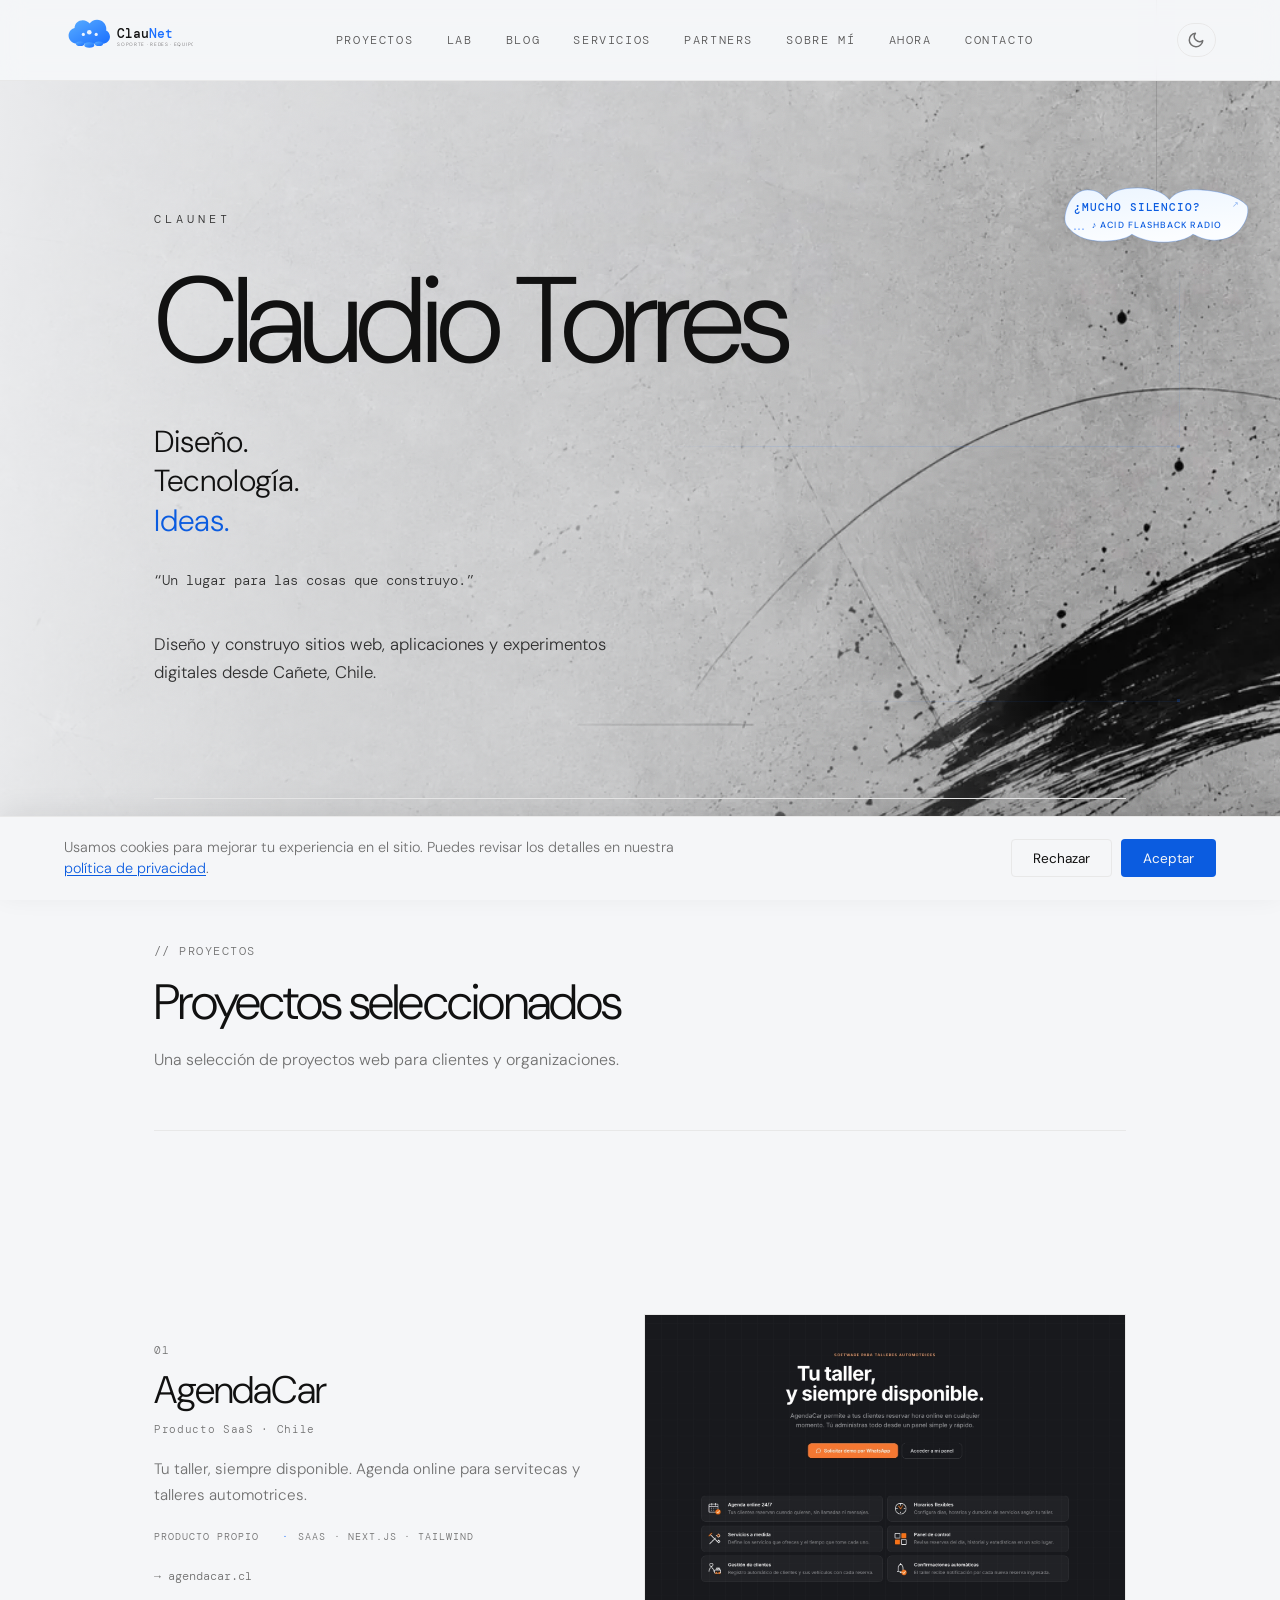
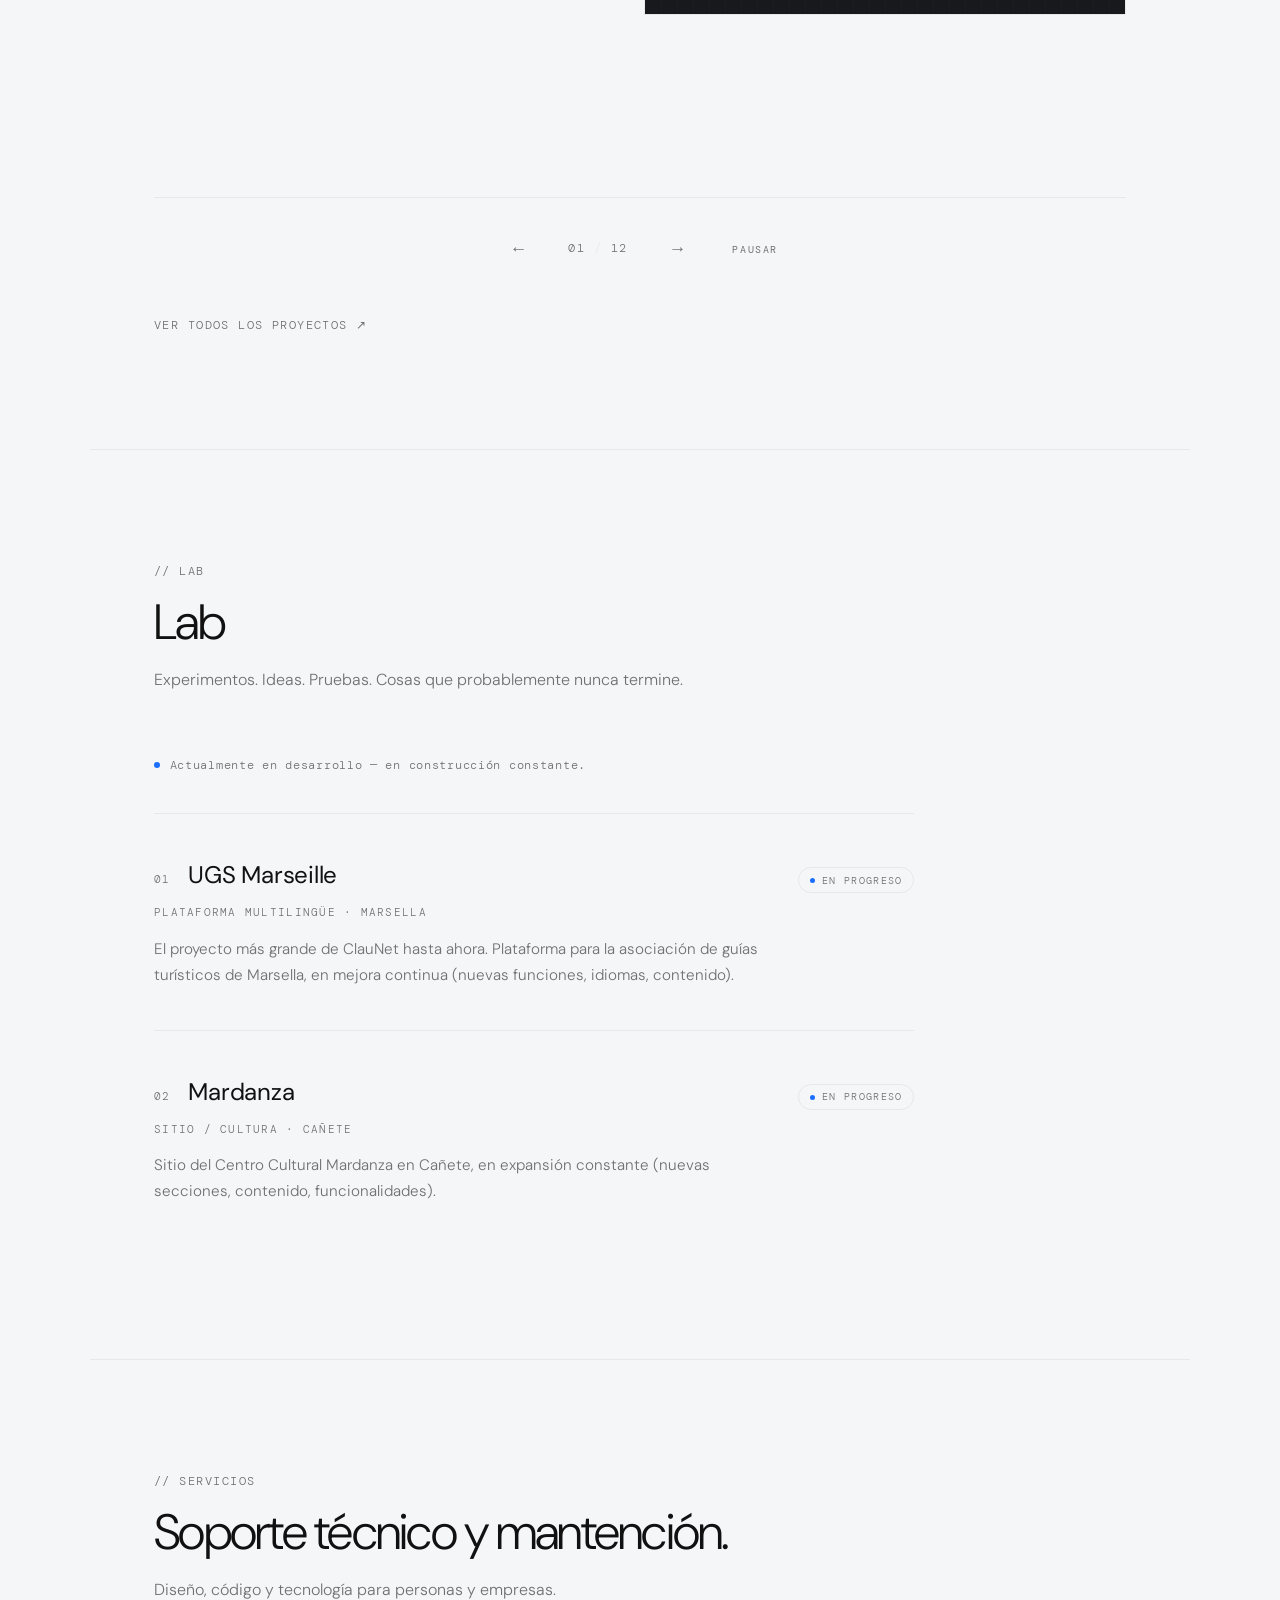
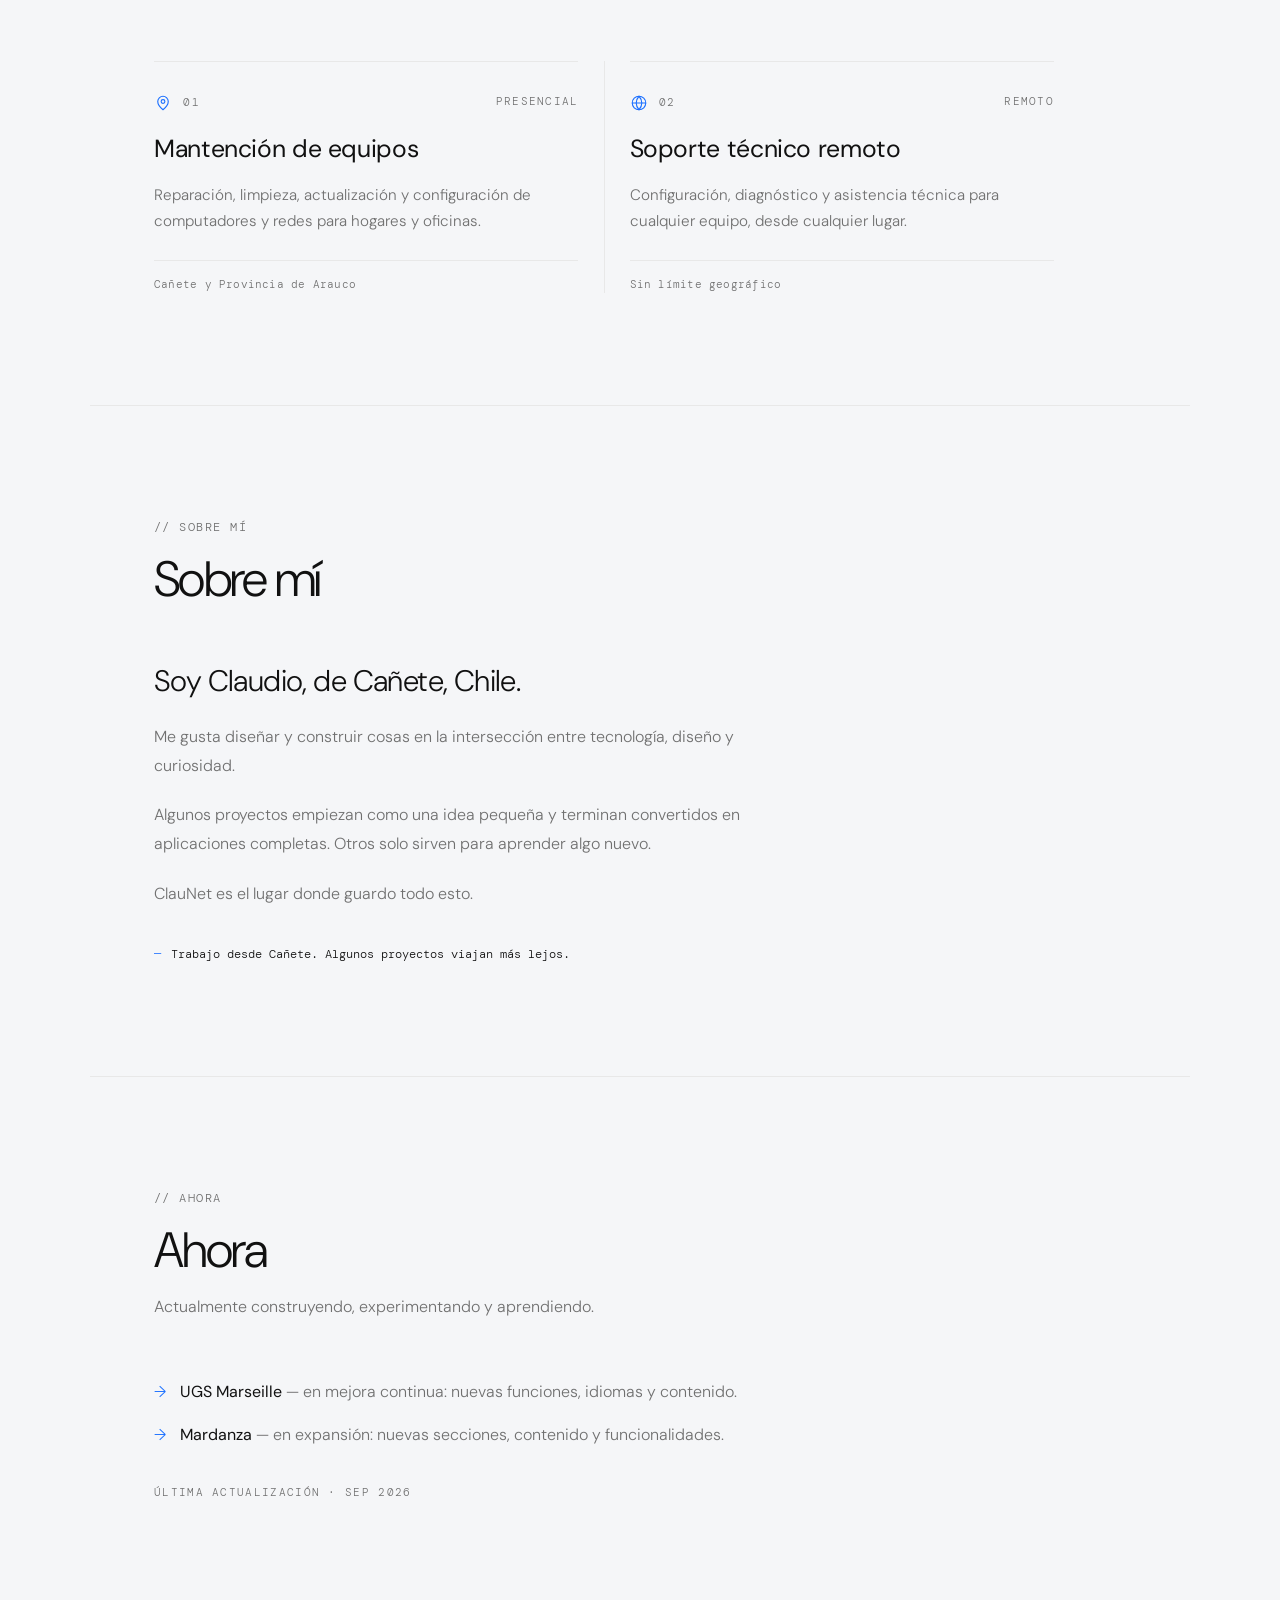
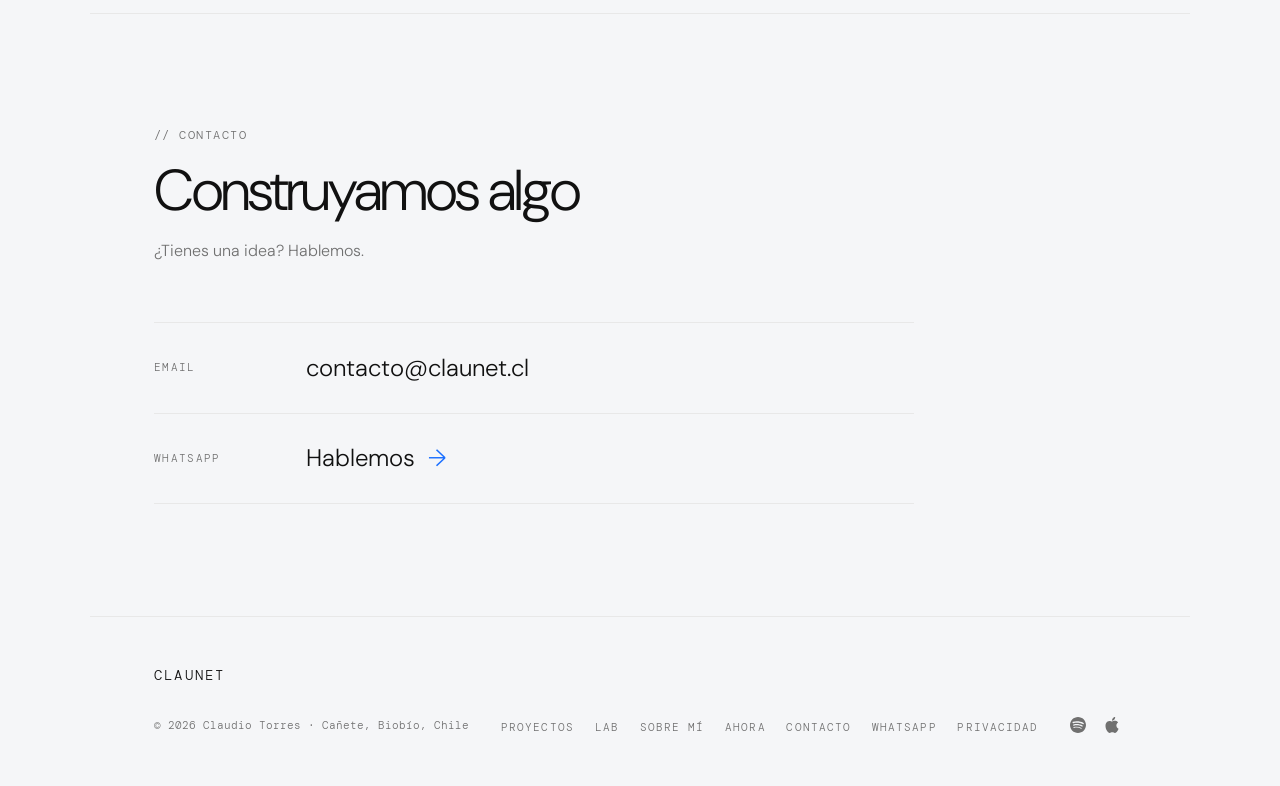
<file: index.html>
<!DOCTYPE html>
<html lang="es">
<head>
<meta charset="UTF-8">
<meta name="viewport" content="width=device-width, initial-scale=1.0">
<title>ClauNet — Diseño, desarrollo web y experimentos | Claudio Torres</title>

<!-- OG / Social -->
<meta property="og:title" content="ClauNet — Un lugar para las cosas que construyo">
<meta property="og:description" content="Diseño y construyo sitios web, aplicaciones y experimentos digitales desde Cañete, Chile.">
<meta property="og:type" content="website">
<meta property="og:url" content="https://claunet.cl">
<meta property="og:image" content="https://claunet.cl/og-image.png">
<meta property="og:image:alt" content="ClauNet — Un lugar para las cosas que construyo">
<meta property="og:locale" content="es_CL">
<meta property="og:site_name" content="ClauNet">
<meta name="twitter:card" content="summary_large_image">
<meta name="twitter:title" content="ClauNet — Un lugar para las cosas que construyo">
<meta name="twitter:description" content="Diseño y construyo sitios web, aplicaciones y experimentos digitales desde Cañete, Chile.">
<meta name="twitter:image" content="https://claunet.cl/og-image.png">
<meta name="description" content="Diseño y construyo sitios web, aplicaciones y experimentos digitales desde Cañete, Chile. Proyectos web, laboratorio de experimentos y trabajo de Claudio Torres (ClauNet).">
<meta name="author" content="Claudio Torres">
<meta name="theme-color" content="#f5f6f8" media="(prefers-color-scheme: light)">
<meta name="theme-color" content="#0f0f0f" media="(prefers-color-scheme: dark)">
<link rel="canonical" href="https://claunet.cl/">

<link rel="icon" href="data:image/svg+xml,<svg xmlns='http://www.w3.org/2000/svg' viewBox='0 0 100 100'><defs><linearGradient id='g' x1='0%' y1='0%' x2='100%' y2='100%'><stop offset='0%' stop-color='%235aaeff'/><stop offset='100%' stop-color='%231a6fff'/></linearGradient></defs><path d='M20,62 C10,62 2,54 2,44 C2,35 8,27 17,25 C17,14 26,6 37,6 C44,6 50,9 54,14 C57,9 64,6 72,6 C84,6 94,16 94,28 C95,30 96,32 96,35 C96,35 98,38 98,44 C98,53 90,62 80,62 Z' fill='url(%23g)'/><circle cx='38' cy='38' r='5' fill='white' opacity='0.9'/><circle cx='55' cy='32' r='7' fill='white' opacity='0.9'/><circle cx='72' cy='38' r='5' fill='white' opacity='0.9'/><ellipse cx='30' cy='62' rx='12' ry='7' fill='url(%23g)'/><ellipse cx='55' cy='67' rx='15' ry='8' fill='url(%23g)'/><ellipse cx='78' cy='62' rx='12' ry='7' fill='url(%23g)'/></svg>">
<link rel="preconnect" href="https://fonts.googleapis.com">
<link rel="preconnect" href="https://fonts.gstatic.com" crossorigin>
<link href="https://fonts.googleapis.com/css2?family=DM+Mono:wght@300;400;500&family=DM+Sans:ital,wght@0,300;0,400;0,500;1,300&display=swap" rel="stylesheet">
<link rel="stylesheet" href="base.css">
<link rel="stylesheet" href="home.css">
<link rel="stylesheet" href="cookie-consent.css">
<link rel="stylesheet" href="halloween-effects.css">

<script>
  /* Tema antes del primer pintado: evita el flash de tema.
     La interacción vive en site.js. */
  (function () {
    try {
      var saved = localStorage.getItem('theme');
      var dark = saved ? saved === 'dark'
        : window.matchMedia('(prefers-color-scheme: dark)').matches;
      document.documentElement.setAttribute('data-theme', dark ? 'dark' : 'light');
    } catch (e) {
      document.documentElement.setAttribute('data-theme', 'light');
    }
    document.documentElement.classList.add('js');
    // Si site.js no llega, se libera el contenido (nada queda oculto)
    window.addEventListener('load', function () {
      if (!window.__claunetReady) {
        document.documentElement.classList.remove('js');
      }
    });
  })();
</script>

<script type="application/ld+json">
{
  "@context": "https://schema.org",
  "@type": "Person",
  "name": "Claudio Torres",
  "alternateName": "ClauNet",
  "url": "https://claunet.cl",
  "description": "Diseño y construyo sitios web, aplicaciones y experimentos digitales desde Cañete, Chile.",
  "address": {
    "@type": "PostalAddress",
    "addressLocality": "Cañete",
    "addressRegion": "Biobío",
    "addressCountry": "CL"
  }
}
</script>
</head>
<body>

<nav class="site-nav" aria-label="Navegación principal">
  <a href="index.html" class="nav-logo" aria-label="ClauNet — inicio">
    <svg class="logo-svg" xmlns="http://www.w3.org/2000/svg" viewBox="0 0 280 100" role="img" aria-label="ClauNet">
      <defs><linearGradient id="cg" x1="0%" y1="0%" x2="100%" y2="100%"><stop offset="0%" style="stop-color:#5aaeff"/><stop offset="100%" style="stop-color:#1a6fff"/></linearGradient></defs>
      <path d="M28,58 C18,58 10,50 10,41 C10,33 15,26 23,24 C23,14 31,7 41,7 C47,7 52,10 56,14 C59,9 65,6 72,6 C83,6 92,15 92,26 C92,27 92,28 91,29 C96,31 100,37 100,43 C100,51 93,58 85,58 Z" fill="url(#cg)"/>
      <circle cx="42" cy="38" r="3.5" fill="white" opacity="0.9"/><circle cx="55" cy="33" r="5" fill="white" opacity="0.9"/><circle cx="70" cy="38" r="3.5" fill="white" opacity="0.9"/>
      <ellipse cx="35" cy="58" rx="9" ry="5" fill="url(#cg)"/><ellipse cx="55" cy="61" rx="11" ry="6" fill="url(#cg)"/><ellipse cx="76" cy="58" rx="9" ry="5" fill="url(#cg)"/>
      <text x="115" y="46" font-family="'DM Mono', monospace" font-size="28" font-weight="500" class="logo-text">Clau<tspan class="logo-accent">Net</tspan></text>
      <text x="116" y="63" font-family="'DM Sans', sans-serif" font-size="10.5" font-weight="300" letter-spacing="1.5" class="logo-sub">SOPORTE · REDES · EQUIPOS · WEB</text>
    </svg>
  </a>
  <ul class="nav-links">
    <li><a href="#work">Proyectos</a></li>
    <li><a href="#lab">Lab</a></li>
    <li><a href="blog.html">Blog</a></li>
    <li><a href="#servicios">Servicios</a></li>
    <li><a href="partners.html">Partners</a></li>
    <li><a href="#about">Sobre mí</a></li>
    <li><a href="#now">Ahora</a></li>
    <li><a href="#contacto">Contacto</a></li>
  </ul>
  <button class="theme-toggle" id="themeToggle" type="button" aria-label="Cambiar tema" aria-pressed="false">
    <svg id="iconSun" class="icon-sun" xmlns="http://www.w3.org/2000/svg" width="18" height="18" viewBox="0 0 24 24" fill="none" stroke="currentColor" stroke-width="2" stroke-linecap="round" stroke-linejoin="round" aria-hidden="true">
      <circle cx="12" cy="12" r="5"/><line x1="12" y1="1" x2="12" y2="3"/><line x1="12" y1="21" x2="12" y2="23"/><line x1="4.22" y1="4.22" x2="5.64" y2="5.64"/><line x1="18.36" y1="18.36" x2="19.78" y2="19.78"/><line x1="1" y1="12" x2="3" y2="12"/><line x1="21" y1="12" x2="23" y2="12"/><line x1="4.22" y1="19.78" x2="5.64" y2="18.36"/><line x1="18.36" y1="5.64" x2="19.78" y2="4.22"/>
    </svg>
    <svg id="iconMoon" class="icon-moon" xmlns="http://www.w3.org/2000/svg" width="18" height="18" viewBox="0 0 24 24" fill="none" stroke="currentColor" stroke-width="2" stroke-linecap="round" stroke-linejoin="round" aria-hidden="true">
      <path d="M21 12.79A9 9 0 1 1 11.21 3 7 7 0 0 0 21 12.79z"/>
    </svg>
  </button>
</nav>

<main>
<header class="hero">
  <!-- capa decorativa del hero (líneas técnicas, barrido y grano).
       Solo CSS: vacía, aria-hidden, sin eventos y siempre detrás del
       contenido — ver el bloque «capa decorativa» de home.css -->
  <div class="hero-fx" aria-hidden="true"></div>

  <p class="hero-kicker">ClauNet</p>
  <h1 class="hero-title">Claudio Torres</h1>

  <p class="manifesto">
    <span class="line">Diseño.</span>
    <span class="line">Tecnología.</span>
    <span class="line line-accent">Ideas.</span>
  </p>

  <p class="quote">&ldquo;Un lugar para las cosas que construyo.&rdquo;</p>
  <p class="hero-lede">Diseño y construyo sitios web, aplicaciones y experimentos digitales desde Cañete, Chile.</p>

  <div class="hero-foot">
    <ul class="meta-rail">
      <li>Cañete / Chile</li>
      <li>2026</li>
      <li>Estudio digital</li>
    </ul>
  </div>
</header>

<!-- ============================================================
     WORK — presentación editorial de los proyectos reales.
     ✏️ AÑO: no se muestra ninguna fecha todavía. Cuando exista el
     dato real, descomenta el bloque .work-year de cada proyecto.
     ============================================================ -->
<section class="work" id="work" aria-labelledby="work-title">
  <div class="section-head">
    <p class="section-label">// proyectos</p>
    <h2 class="section-title" id="work-title">Proyectos seleccionados</h2>
    <p class="section-sub">Una selección de proyectos web para clientes y organizaciones.</p>
  </div>

  <div class="work-carousel" data-carousel>
    <div class="work-list" id="workList" role="group" aria-roledescription="carrusel" aria-label="Proyectos seleccionados">

    <a class="work-entry reveal" href="https://agendacar.cl" target="_blank" rel="noopener">
      <div class="work-body">
        <p class="work-num">01</p>
        <h3 class="work-name">AgendaCar</h3>
        <p class="work-context">Producto SaaS · Chile</p>
        <p class="work-desc">Tu taller, siempre disponible. Agenda online para servitecas y talleres automotrices.</p>
        <p class="work-facts">
          <span>Producto propio</span>
          <span>SaaS · Next.js · Tailwind</span>
        </p>
        <p class="work-url">→ agendacar.cl<span class="sr-only"> (abre en una nueva pestaña)</span></p>
        <!-- ✏️ AÑO PENDIENTE <p class="work-year">20XX</p> -->
      </div>
      <figure class="work-media">
        <img src="previews/agendacar-preview.jpg" alt="Vista del sitio de AgendaCar, agenda online para talleres automotrices" width="1920" height="899" loading="lazy" decoding="async">
      </figure>
    </a>

    <a class="work-entry reveal" href="https://dojocanete.cl" target="_blank" rel="noopener">
      <div class="work-body">
        <p class="work-num">02</p>
        <h3 class="work-name">Dojo Ichigeki Cañete</h3>
        <p class="work-context">Dojo Ichigeki Cañete · Cañete, Chile</p>
        <p class="work-desc">Karate Kyokushin y kickboxing.</p>
        <p class="work-facts">
          <span>Diseño y desarrollo web</span>
          <span>Next.js · Tailwind · Sanity</span>
        </p>
        <p class="work-url">→ dojocanete.cl<span class="sr-only"> (abre en una nueva pestaña)</span></p>
        <!-- ✏️ AÑO PENDIENTE <p class="work-year">20XX</p> -->
      </div>
      <figure class="work-media">
        <img src="previews/dojo-ichigeki-preview.jpg" alt="Vista del sitio del Dojo Ichigeki Cañete" width="1616" height="586" loading="lazy" decoding="async">
      </figure>
    </a>

    <a class="work-entry reveal" href="https://mardanza.vercel.app/" target="_blank" rel="noopener">
      <div class="work-body">
        <p class="work-num">03</p>
        <h3 class="work-name">Mardanza</h3>
        <p class="work-context">Centro Cultural Mardanza · Cañete, Chile</p>
        <p class="work-desc">Danza, teatro y cultura.</p>
        <p class="work-facts">
          <span>Diseño y desarrollo web</span>
          <span>Next.js · Tailwind · Sanity</span>
        </p>
        <p class="work-url">→ mardanza.vercel.app<span class="sr-only"> (abre en una nueva pestaña)</span></p>
        <!-- ✏️ AÑO PENDIENTE <p class="work-year">20XX</p> -->
      </div>
      <figure class="work-media">
        <img src="previews/mardanza.jpg" alt="Vista del sitio del Centro Cultural Mardanza" width="1200" height="557" loading="lazy" decoding="async">
      </figure>
    </a>

    <a class="work-entry reveal" href="https://endorfitness.cl" target="_blank" rel="noopener" style="--reveal-delay:0.05s">
      <div class="work-body">
        <p class="work-num">04</p>
        <h3 class="work-name">Endorfitness</h3>
        <p class="work-context">Estudio de entrenamiento funcional y artes marciales · Cañete, Chile</p>
        <p class="work-desc">Sitio público y panel de administración.</p>
        <p class="work-facts">
          <span>Sitio + administración</span>
          <span>Next.js · React · Supabase</span>
        </p>
        <p class="work-url">→ endorfitness.cl<span class="sr-only"> (abre en una nueva pestaña)</span></p>
        <!-- ✏️ AÑO PENDIENTE <p class="work-year">20XX</p> -->
      </div>
      <figure class="work-media">
        <img src="previews/endorfitness-preview.jpg" alt="Vista del sitio de Endorfitness" width="1920" height="729" loading="lazy" decoding="async">
      </figure>
    </a>

    <a class="work-entry reveal" href="https://servifosasnahuelbuta.cl" target="_blank" rel="noopener" style="--reveal-delay:0.1s">
      <div class="work-body">
        <p class="work-num">05</p>
        <h3 class="work-name">Servifosas Nahuelbuta</h3>
        <p class="work-context">Servicios de saneamiento · Cañete, Chile</p>
        <p class="work-desc">Landing institucional.</p>
        <p class="work-facts">
          <span>Landing institucional</span>
        </p>
        <p class="work-url">→ servifosasnahuelbuta.cl<span class="sr-only"> (abre en una nueva pestaña)</span></p>
        <!-- ✏️ AÑO PENDIENTE <p class="work-year">20XX</p> -->
      </div>
      <figure class="work-media">
        <img src="previews/servifosas.jpg" alt="Vista del sitio de Servifosas Nahuelbuta" width="1910" height="837" loading="lazy" decoding="async">
      </figure>
    </a>

    <a class="work-entry reveal" href="https://ugs13.fr" target="_blank" rel="noopener" style="--reveal-delay:0.15s">
      <div class="work-body">
        <p class="work-num">06</p>
        <h3 class="work-name">UGS Marseille</h3>
        <p class="work-context">Union des Guides Solidaires · Marsella, Francia</p>
        <p class="work-desc">Plataforma multilingüe para guías turísticos.</p>
        <p class="work-facts">
          <span>Plataforma multilingüe</span>
          <span>Next.js · Supabase</span>
        </p>
        <p class="work-url">→ ugs13.fr<span class="sr-only"> (abre en una nueva pestaña)</span></p>
        <!-- ✏️ AÑO PENDIENTE <p class="work-year">20XX</p> -->
      </div>
      <figure class="work-media">
        <img src="previews/ugs.jpg" alt="Vista de la plataforma de UGS Marseille" width="1200" height="559" loading="lazy" decoding="async">
      </figure>
    </a>

    <a class="work-entry reveal" href="https://marcia-jara-danza.vercel.app/" target="_blank" rel="noopener" style="--reveal-delay:0.2s">
      <div class="work-body">
        <p class="work-num">07</p>
        <h3 class="work-name">Escuela de Flamenco Marcia Jara</h3>
        <p class="work-context">Escuela de danza flamenca · Temuco, Chile</p>
        <p class="work-desc">Sitio institucional.</p>
        <p class="work-facts">
          <span>Sitio institucional</span>
        </p>
        <p class="work-url">→ marcia-jara-danza.vercel.app<span class="sr-only"> (abre en una nueva pestaña)</span></p>
        <!-- ✏️ AÑO PENDIENTE <p class="work-year">20XX</p> -->
      </div>
      <figure class="work-media">
        <img src="previews/marcia-jara.jpg" alt="Vista del sitio de la Escuela de Flamenco Marcia Jara" width="1200" height="547" loading="lazy" decoding="async">
      </figure>
    </a>

    <a class="work-entry reveal" href="https://www.felipewulfen.cl/" target="_blank" rel="noopener" style="--reveal-delay:0.25s">
      <div class="work-body">
        <p class="work-num">08</p>
        <h3 class="work-name">Academia de Música Felipe Wulfen</h3>
        <p class="work-context">Academia de Música · Cañete, Chile</p>
        <p class="work-url">→ felipewulfen.cl<span class="sr-only"> (abre en una nueva pestaña)</span></p>
        <!-- ✏️ AÑO PENDIENTE <p class="work-year">20XX</p> -->
      </div>
      <figure class="work-media">
        <img src="previews/felipe-wulfen-preview.jpg" alt="Vista del sitio de la Academia de Música Felipe Wulfen" width="1280" height="800" loading="lazy" decoding="async">
      </figure>
    </a>

    <a class="work-entry reveal" href="https://baquetas-timbales.vercel.app/" target="_blank" rel="noopener" style="--reveal-delay:0.3s">
      <div class="work-body">
        <p class="work-num">09</p>
        <h3 class="work-name">Baquetas &amp; Timbales</h3>
        <p class="work-context">Escuela de Talentos · Cañete, Chile</p>
        <p class="work-url">→ baquetas-timbales.vercel.app<span class="sr-only"> (abre en una nueva pestaña)</span></p>
        <!-- ✏️ AÑO PENDIENTE <p class="work-year">20XX</p> -->
      </div>
      <figure class="work-media">
        <img src="previews/baquetas-timbales-preview.jpg" alt="Vista del sitio de Baquetas &amp; Timbales" width="1600" height="800" loading="lazy" decoding="async">
      </figure>
    </a>

    <a class="work-entry reveal" href="https://melocabezas.cl/" target="_blank" rel="noopener" style="--reveal-delay:0.35s">
      <div class="work-body">
        <p class="work-num">10</p>
        <h3 class="work-name">Melo &amp; Cabezas</h3>
        <p class="work-context">Abogados laborales · Chile</p>
        <p class="work-url">→ melocabezas.cl<span class="sr-only"> (abre en una nueva pestaña)</span></p>
        <!-- ✏️ AÑO PENDIENTE <p class="work-year">20XX</p> -->
      </div>
      <figure class="work-media">
        <img src="previews/melo-cabezas-preview.jpg" alt="Vista del sitio de Melo &amp; Cabezas, abogados laborales" width="1600" height="800" loading="lazy" decoding="async">
      </figure>
    </a>

    <a class="work-entry reveal" href="https://albergo-hostal.vercel.app" target="_blank" rel="noopener" style="--reveal-delay:0.4s">
      <div class="work-body">
        <p class="work-num">11</p>
        <h3 class="work-name">Albergo Hostal</h3>
        <p class="work-context">Hostal · Cañete, Chile</p>
        <p class="work-url">→ albergo-hostal.vercel.app<span class="sr-only"> (abre en una nueva pestaña)</span></p>
        <!-- ✏️ AÑO PENDIENTE <p class="work-year">20XX</p> -->
      </div>
      <figure class="work-media">
        <img src="previews/albergo.jpg" alt="Vista del sitio de Albergo Hostal" width="1400" height="631" loading="lazy" decoding="async">
      </figure>
    </a>

    <a class="work-entry reveal" href="https://ferreteria-la-italiana.vercel.app" target="_blank" rel="noopener" style="--reveal-delay:0.45s">
      <div class="work-body">
        <p class="work-num">12</p>
        <h3 class="work-name">Ferretería La Italiana</h3>
        <p class="work-context">Ferretería · Cañete, Chile</p>
        <p class="work-url">→ ferreteria-la-italiana.vercel.app<span class="sr-only"> (abre en una nueva pestaña)</span></p>
        <!-- ✏️ AÑO PENDIENTE <p class="work-year">20XX</p> -->
      </div>
      <figure class="work-media">
        <img src="previews/ferreteria.jpg" alt="Vista del sitio de Ferretería La Italiana" width="1400" height="631" loading="lazy" decoding="async">
      </figure>
    </a>

    </div>

    <div class="work-carousel__nav" role="group" aria-label="Controles del carrusel de proyectos">
      <button type="button" class="work-nav-btn" data-carousel-prev aria-label="Proyecto anterior" aria-controls="workList"><span aria-hidden="true">←</span></button>

      <p class="work-counter">
        <span class="sr-only" role="status" aria-live="polite" data-carousel-status>Proyecto 1 de 12</span>
        <span class="work-counter__view" aria-hidden="true"><span data-carousel-current>01</span><span class="work-counter__sep">/</span><span data-carousel-total>12</span></span>
      </p>

      <button type="button" class="work-nav-btn" data-carousel-next aria-label="Proyecto siguiente" aria-controls="workList"><span aria-hidden="true">→</span></button>

      <button type="button" class="work-pause-btn" data-carousel-pause aria-pressed="false" aria-label="Pausar el avance automático de proyectos"><span aria-hidden="true" data-carousel-pause-label>pausar</span></button>
    </div>
  </div>

  <a class="work-all" href="trabajos.html">Ver todos los proyectos ↗</a>
</section>

<!-- ============================================================
     LAB — experimentos y cosas en construcción.
     Solo información real (hoy: UGS Marseille y Mardanza).
     ✏️ EDITAR AQUÍ: para añadir un experimento, duplica un
     <article class="lab-entry"> completo, sube el número y
     rellena nombre, categoría, estado y descripción.
     ✏️ FECHA: añade <p class="lab-date">20XX</p> dentro del
     <article> cuando exista el dato real.
     ============================================================ -->
<section class="lab" id="lab" aria-labelledby="lab-title">
  <div class="section-head">
    <p class="section-label">// lab</p>
    <h2 class="section-title" id="lab-title">Lab</h2>
    <p class="section-sub">Experimentos. Ideas. Pruebas. Cosas que probablemente nunca termine.</p>
  </div>

  <p class="lab-note">Actualmente en desarrollo — en construcción constante.</p>

  <div class="lab-list">
    <article class="lab-entry reveal">
      <div class="lab-head">
        <p class="lab-num">01</p>
        <h3 class="lab-name">UGS Marseille</h3>
        <p class="status-pill"><span class="status-dot" aria-hidden="true"></span>En progreso</p>
      </div>
      <p class="lab-cat">Plataforma multilingüe · Marsella</p>
      <p class="lab-desc">El proyecto más grande de ClauNet hasta ahora. Plataforma para la asociación de guías turísticos de Marsella, en mejora continua (nuevas funciones, idiomas, contenido).</p>
    </article>

    <article class="lab-entry reveal" style="--reveal-delay:0.06s">
      <div class="lab-head">
        <p class="lab-num">02</p>
        <h3 class="lab-name">Mardanza</h3>
        <p class="status-pill"><span class="status-dot" aria-hidden="true"></span>En progreso</p>
      </div>
      <p class="lab-cat">Sitio / cultura · Cañete</p>
      <p class="lab-desc">Sitio del Centro Cultural Mardanza en Cañete, en expansión constante (nuevas secciones, contenido, funcionalidades).</p>
    </article>
  </div>
</section>

<!-- ============================================================
     SERVICIOS — las dos líneas de soporte técnico de ClauNet.
     El desarrollo web ya está representado por la sección de
     proyectos, de ahí que el subtítulo lo mencione sin repetirlo.
     ✏️ EDITAR AQUÍ: el texto de cada línea vive en su
     <article class="service-block">. El marcador es un símbolo de
     línea (pin = presencial, globo = remoto) más el número mono.
     ============================================================ -->
<section class="services" id="servicios" aria-labelledby="servicios-title">
  <div class="section-head">
    <p class="section-label">// servicios</p>
    <h2 class="section-title" id="servicios-title">Soporte técnico y mantención.</h2>
    <p class="section-sub">Diseño, código y tecnología para personas y empresas.</p>
  </div>

  <div class="services-grid">
    <article class="service-block reveal">
      <div class="service-head">
        <span class="service-icon">
          <svg xmlns="http://www.w3.org/2000/svg" width="18" height="18" viewBox="0 0 24 24" fill="none" stroke="currentColor" stroke-width="1.5" stroke-linecap="round" stroke-linejoin="round" aria-hidden="true" focusable="false"><path d="M12 21s7-5.7 7-11a7 7 0 1 0-14 0c0 5.3 7 11 7 11z"/><circle cx="12" cy="10" r="2.5"/></svg>
        </span>
        <p class="service-num">01</p>
        <p class="service-mode">Presencial</p>
      </div>
      <h3 class="service-name">Mantención de equipos</h3>
      <p class="service-desc">Reparación, limpieza, actualización y configuración de computadores y redes para hogares y oficinas.</p>
      <p class="service-scope">Cañete y Provincia de Arauco</p>
    </article>

    <article class="service-block reveal" style="--reveal-delay:0.06s">
      <div class="service-head">
        <span class="service-icon">
          <svg xmlns="http://www.w3.org/2000/svg" width="18" height="18" viewBox="0 0 24 24" fill="none" stroke="currentColor" stroke-width="1.5" stroke-linecap="round" stroke-linejoin="round" aria-hidden="true" focusable="false"><circle cx="12" cy="12" r="9"/><path d="M3.2 12h17.6"/><path d="M12 3c2.4 2.6 3.7 5.7 3.7 9s-1.3 6.4-3.7 9c-2.4-2.6-3.7-5.7-3.7-9S9.6 5.6 12 3z"/></svg>
        </span>
        <p class="service-num">02</p>
        <p class="service-mode">Remoto</p>
      </div>
      <h3 class="service-name">Soporte técnico remoto</h3>
      <p class="service-desc">Configuración, diagnóstico y asistencia técnica para cualquier equipo, desde cualquier lugar.</p>
      <p class="service-scope">Sin límite geográfico</p>
    </article>
  </div>
</section>

<section class="about" id="about" aria-labelledby="about-title">
  <div class="section-head">
    <p class="section-label">// sobre mí</p>
    <h2 class="section-title" id="about-title">Sobre mí</h2>
  </div>

  <div class="about-body reveal">
    <p class="about-lede">Soy Claudio, de Cañete, Chile.</p>
    <p>Me gusta diseñar y construir cosas en la intersección entre tecnología, diseño y curiosidad.</p>
    <p>Algunos proyectos empiezan como una idea pequeña y terminan convertidos en aplicaciones completas. Otros solo sirven para aprender algo nuevo.</p>
    <p>ClauNet es el lugar donde guardo todo esto.</p>
    <p class="about-close">Trabajo desde Cañete. Algunos proyectos viajan más lejos.</p>
  </div>
</section>

<!-- ============================================================
     NOW — qué está pasando hoy. Solo información respaldada por
     el contenido del sitio (UGS Marseille y Mardanza).
     ✏️ EDITAR AQUÍ: añade un <li> por cada cosa en curso.
     ✏️ ÚLTIMA ACTUALIZACIÓN: .now-updated (abajo) refleja esta
     fecha; actualízala al cambiar la lista de items.
     ============================================================ -->
<section class="now" id="now" aria-labelledby="now-title">
  <div class="section-head">
    <p class="section-label">// ahora</p>
    <h2 class="section-title" id="now-title">Ahora</h2>
    <p class="section-sub">Actualmente construyendo, experimentando y aprendiendo.</p>
  </div>

  <ul class="now-list reveal">
    <li><span class="now-arrow" aria-hidden="true">→</span><span><strong>UGS Marseille</strong> — en mejora continua: nuevas funciones, idiomas y contenido.</span></li>
    <li><span class="now-arrow" aria-hidden="true">→</span><span><strong>Mardanza</strong> — en expansión: nuevas secciones, contenido y funcionalidades.</span></li>
    <!-- ✏️ EDITAR AQUÍ — plantilla para nuevos items:
         <li><span class="now-arrow" aria-hidden="true">→</span><span><strong>Nombre</strong> — qué está pasando.</span></li>
    -->
  </ul>

  <p class="now-updated">Última actualización · sep 2026</p>
</section>

<section class="contact" id="contacto" aria-labelledby="contact-title">
  <div class="section-head">
    <p class="section-label">// contacto</p>
    <h2 class="contact-title" id="contact-title">Construyamos algo</h2>
    <p class="section-sub">¿Tienes una idea? Hablemos.</p>
  </div>

  <div class="contact-list reveal">
    <a class="contact-row" href="mailto:contacto@claunet.cl">
      <span class="contact-key">Email</span>
      <span class="contact-val">contacto@claunet.cl</span>
    </a>
    <a class="contact-row" href="https://wa.me/56982540503" target="_blank" rel="noopener">
      <span class="contact-key">WhatsApp</span>
      <span class="contact-val">Hablemos <span class="contact-arrow" aria-hidden="true">→</span><span class="sr-only"> (abre en una nueva pestaña)</span></span>
    </a>
  </div>
</section>
</main>

<footer class="site-footer">
  <p class="footer-brand">ClauNet</p>
  <div class="footer-meta">
    <span>© 2026 Claudio Torres · Cañete, Biobío, Chile</span>
    <ul class="footer-links">
      <li><a href="#work">Proyectos</a></li>
      <li><a href="#lab">Lab</a></li>
      <li><a href="#about">Sobre mí</a></li>
      <li><a href="#now">Ahora</a></li>
      <li><a href="#contacto">Contacto</a></li>
      <li><a href="https://wa.me/56982540503" target="_blank" rel="noopener">WhatsApp</a></li>
      <li><a href="politica-de-privacidad.html">Privacidad</a></li>
    </ul>
    <div class="footer-socials">
      <a href="https://open.spotify.com/user/clatto?si=ccea19b75a86421c" target="_blank" rel="noopener" aria-label="Spotify" class="footer-social">
        <svg xmlns="http://www.w3.org/2000/svg" width="16" height="16" viewBox="0 0 24 24" fill="currentColor" aria-hidden="true"><path d="M12 0C5.4 0 0 5.4 0 12s5.4 12 12 12 12-5.4 12-12S18.66 0 12 0zm5.521 17.34c-.24.359-.66.48-1.021.24-2.82-1.74-6.36-2.101-10.561-1.141-.418.122-.779-.179-.899-.539-.12-.421.18-.78.54-.9 4.56-1.021 8.52-.6 11.64 1.32.42.18.479.659.301 1.02zm1.44-3.3c-.301.42-.841.6-1.262.3-3.239-1.98-8.159-2.58-11.939-1.38-.479.12-1.02-.12-1.14-.6-.12-.48.12-1.021.6-1.141C9.6 9.9 15 10.561 18.72 12.84c.361.181.54.78.241 1.2zm.12-3.36C15.24 8.4 8.82 8.16 5.16 9.301c-.6.179-1.2-.181-1.38-.721-.18-.601.18-1.2.72-1.381 4.26-1.26 11.28-1.02 15.721 1.621.539.3.719 1.02.419 1.56-.299.421-1.02.599-1.559.3z"/></svg>
      </a>
      <a href="https://music.apple.com/profile/clatto" target="_blank" rel="noopener" aria-label="Apple Music" class="footer-social">
        <svg xmlns="http://www.w3.org/2000/svg" width="16" height="16" viewBox="0 0 24 24" fill="currentColor" aria-hidden="true"><path d="M12.152 6.896c-.948 0-2.415-1.078-3.96-1.04-2.04.027-3.91 1.183-4.961 3.014-2.117 3.675-.546 9.103 1.519 12.09 1.013 1.454 2.208 3.09 3.792 3.039 1.52-.065 2.09-.987 3.935-.987 1.831 0 2.35.987 3.96.948 1.637-.026 2.676-1.48 3.676-2.948 1.156-1.688 1.636-3.325 1.662-3.415-.039-.013-3.182-1.221-3.22-4.857-.026-3.04 2.48-4.494 2.597-4.559-1.429-2.09-3.623-2.324-4.39-2.376-2-.156-3.675 1.09-4.61 1.09zM15.53 3.83c.843-1.012 1.4-2.427 1.245-3.83-1.207.052-2.662.805-3.532 1.818-.78.896-1.454 2.338-1.273 3.714 1.338.104 2.715-.688 3.56-1.702z"/></svg>
      </a>
    </div>
  </div>
</footer>

<!-- Radio flotante — placa colgante, easter egg de ClauNet.
     No reproduce audio aquí: la CSP de este sitio no permite medios
     cross-origin, así que el clic abre el reproductor oficial de
     InternetFM en su propia ventana (href = el mismo reproductor que
     internetfm.com embebe en /music/acid-flashback/, con el stream
     como parámetro; no envía X-Frame-Options ni CSP). -->
<div class="radio-hang">
  <a class="radio-plate" id="radioOpen"
     href="https://internetfm.com/ifm-radio/ifm-player.html?stream=https%3A%2F%2Fcanada1.reliastream.com%2Fproxy%2Fafr%3Fmp%3D%2Fstream&amp;name=Acid+Flashback+Radio&amp;logo=https%3A%2F%2Finternetfm.com%2Fwp-content%2Fuploads%2Fstation-logos%2FAFR.png&amp;meta=https%3A%2F%2Fcanada1.reliastream.com%2Fproxy%2Fafr%2Fcurrentsong%3Fsid%3D1"
     target="_blank" rel="noopener external"
     aria-label="Escuchar Acid Flashback Radio en su reproductor oficial (se abre en una ventana nueva)">
    <!-- silueta: la nube del logo de ClauNet —tres lomas, dos cúspides,
         tres festones— muy rebajada. Un solo <path> de un trazo de 1px,
         detrás del texto; se sale 6px por arriba de la caja del enlace
         para que las lomas respiren sin mover su caja. Es decorativa:
         el nombre accesible lo da el aria-label del <a>. -->
    <svg class="radio-plate__cloud" viewBox="0 0 194 58" preserveAspectRatio="none" aria-hidden="true" focusable="false">
      <defs>
        <linearGradient id="radioCloud" x1="0" y1="0" x2=".35" y2="1">
          <stop class="radio-plate__cloud-top" offset="0"/>
          <stop class="radio-plate__cloud-bottom" offset="1"/>
        </linearGradient>
      </defs>
      <path class="radio-plate__cloud-path" fill="url(#radioCloud)" d="M4,34C4,22 12,4 27,4C35,4 41,7 46,14C51,5 62,2 78,2C93,2 105,7 110,14C117,5 128,3 142,4C160,5 180,10 189,20C191,25 189,34 184,41C178,50 168,55 156,55C145,55 139,51 134,49C128,54 117,57 104,57C90,57 79,53 72,49C66,54 54,56 42,56C28,56 17,52 10,45C6,41 4,38 4,34Z"/>
    </svg>
    <span class="radio-plate__ext" aria-hidden="true">↗</span>
    <span class="radio-plate__title radio-plate__title--idle">¿Mucho silencio?</span>
    <span class="radio-plate__title radio-plate__title--opening">♪ Acid Flashback</span>
    <span class="radio-plate__title radio-plate__title--error">El reproductor no se pudo abrir</span>
    <span class="radio-plate__meta">
      <span class="radio-plate__eq" aria-hidden="true">
        <span class="radio-plate__bar"></span>
        <span class="radio-plate__bar"></span>
        <span class="radio-plate__bar"></span>
      </span>
      <span class="radio-plate__station radio-plate__station--idle">♪ Acid Flashback Radio</span>
      <span class="radio-plate__station radio-plate__station--opening">Abriendo radio…</span>
      <span class="radio-plate__station radio-plate__station--away">↗ Radio externa</span>
    </span>
  </a>
</div>

<!-- WhatsApp flotante — mismo lenguaje visual que el resto del sitio -->
<a class="wa-float" href="https://wa.me/56982540503" target="_blank" rel="noopener" aria-label="Contactar por WhatsApp (abre en una nueva pestaña)">
  <span class="wa-float__mark" aria-hidden="true">
    <svg xmlns="http://www.w3.org/2000/svg" viewBox="0 0 24 24" fill="currentColor" aria-hidden="true"><path d="M17.472 14.382c-.297-.149-1.758-.867-2.03-.967-.273-.099-.471-.148-.67.15-.197.297-.767.966-.94 1.164-.173.199-.347.223-.644.075-.297-.15-1.255-.463-2.39-1.475-.883-.788-1.48-1.761-1.653-2.059-.173-.297-.018-.458.13-.606.134-.133.298-.347.446-.52.149-.174.198-.298.298-.497.099-.198.05-.371-.025-.52-.075-.149-.669-1.612-.916-2.207-.242-.579-.487-.5-.669-.51-.173-.008-.371-.01-.57-.01-.198 0-.52.074-.792.372-.272.297-1.04 1.016-1.04 2.479 0 1.462 1.065 2.875 1.213 3.074.149.198 2.096 3.2 5.077 4.487.709.306 1.262.489 1.694.625.712.227 1.36.195 1.872.118.571-.085 1.758-.719 2.006-1.413.248-.694.248-1.289.173-1.413-.074-.124-.272-.198-.57-.347m-5.421 7.403h-.004a9.87 9.87 0 01-5.031-1.378l-.361-.214-3.741.982.998-3.648-.235-.374a9.86 9.86 0 01-1.51-5.26c.001-5.45 4.436-9.884 9.888-9.884 2.64 0 5.122 1.03 6.988 2.898a9.825 9.825 0 012.893 6.994c-.003 5.45-4.437 9.884-9.885 9.884m8.413-18.297A11.815 11.815 0 0012.05 0C5.495 0 .16 5.335.157 11.892c0 2.096.547 4.142 1.588 5.945L.057 24l6.305-1.654a11.882 11.882 0 005.683 1.448h.005c6.554 0 11.89-5.335 11.893-11.893a11.821 11.821 0 00-3.48-8.413z"/></svg>
  </span>
  <span class="wa-float__label" aria-hidden="true">
    <span class="wa-float__text">Hablemos</span>
    <span class="wa-float__arrow">→</span>
  </span>
</a>

<script src="site.js" defer></script>
<script src="cookie-consent.js"></script>
<script src="halloween-effects.js" defer></script>
</body>
</html>
</file>
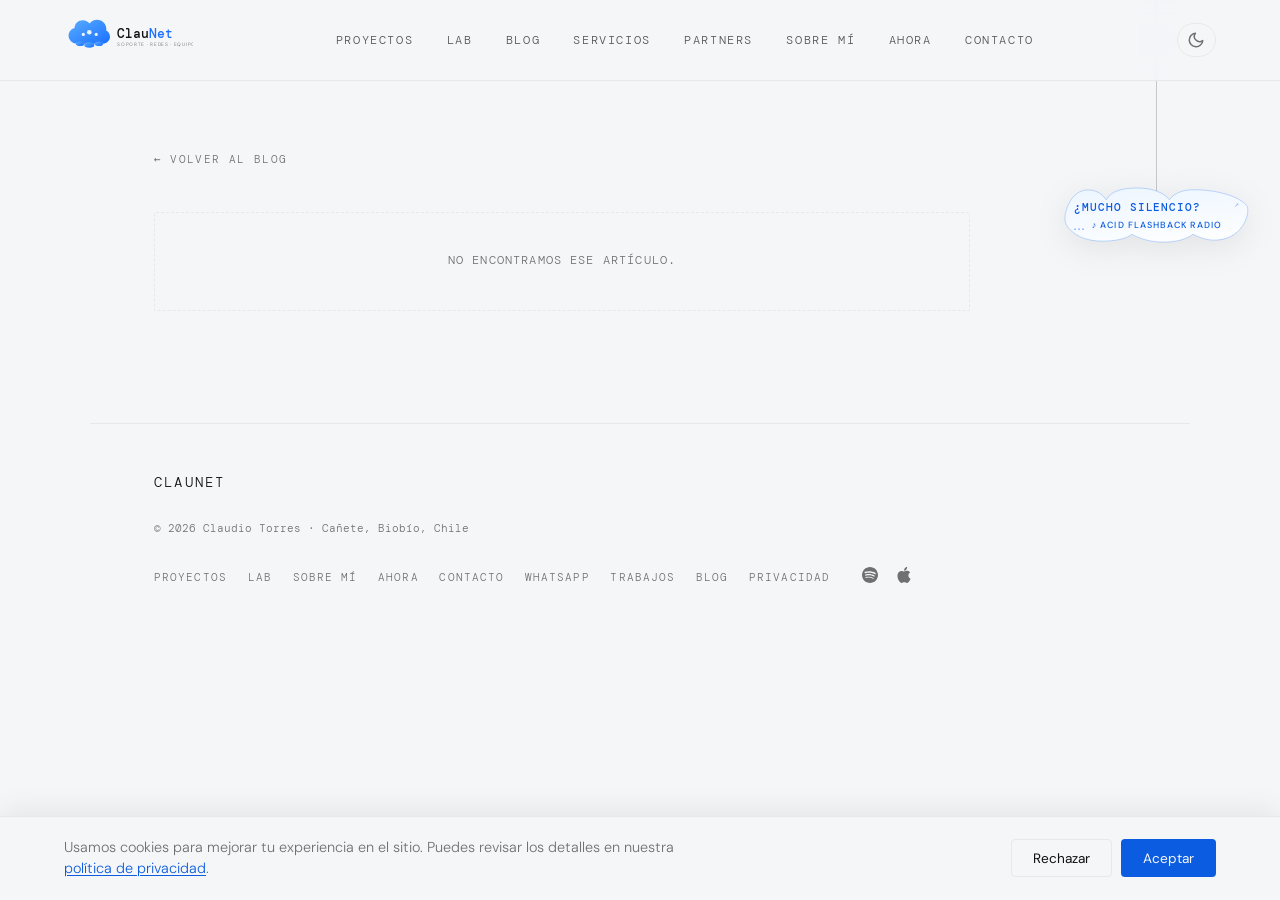
<file: articulo.html>
<!DOCTYPE html>
<html lang="es">
<head>
<meta charset="UTF-8">
<meta name="viewport" content="width=device-width, initial-scale=1.0">
<title>Artículo — ClauNet</title>

<!-- OG / Social. articulo.js los completa con el título, el resumen y la
     portada reales del artículo que pide por ?slug=. -->
<meta property="og:title" content="Artículo — ClauNet">
<meta property="og:description" content="Notas, ideas y obsesiones sobre música, tecnología y diseño. Los textos de Claudio Torres.">
<meta property="og:type" content="article">
<meta property="og:url" content="https://claunet.cl/articulo.html">
<meta property="og:image" content="https://claunet.cl/og-image.png">
<meta property="og:image:alt" content="ClauNet">
<meta property="og:locale" content="es_CL">
<meta property="og:site_name" content="ClauNet">
<meta name="twitter:card" content="summary_large_image">
<meta name="twitter:title" content="Artículo — ClauNet">
<meta name="twitter:description" content="Notas, ideas y obsesiones sobre música, tecnología y diseño. Los textos de Claudio Torres.">
<meta name="twitter:image" content="https://claunet.cl/og-image.png">
<meta name="description" content="Notas, ideas y obsesiones sobre música, tecnología y diseño. Los textos de Claudio Torres.">
<meta name="author" content="Claudio Torres">
<meta name="theme-color" content="#f5f6f8" media="(prefers-color-scheme: light)">
<meta name="theme-color" content="#0f0f0f" media="(prefers-color-scheme: dark)">
<link rel="canonical" href="https://claunet.cl/articulo.html">

<link rel="icon" href="data:image/svg+xml,<svg xmlns='http://www.w3.org/2000/svg' viewBox='0 0 100 100'><defs><linearGradient id='g' x1='0%' y1='0%' x2='100%' y2='100%'><stop offset='0%' stop-color='%235aaeff'/><stop offset='100%' stop-color='%231a6fff'/></linearGradient></defs><path d='M20,62 C10,62 2,54 2,44 C2,35 8,27 17,25 C17,14 26,6 37,6 C44,6 50,9 54,14 C57,9 64,6 72,6 C84,6 94,16 94,28 C95,30 96,32 96,35 C96,35 98,38 98,44 C98,53 90,62 80,62 Z' fill='url(%23g)'/><circle cx='38' cy='38' r='5' fill='white' opacity='0.9'/><circle cx='55' cy='32' r='7' fill='white' opacity='0.9'/><circle cx='72' cy='38' r='5' fill='white' opacity='0.9'/><ellipse cx='30' cy='62' rx='12' ry='7' fill='url(%23g)'/><ellipse cx='55' cy='67' rx='15' ry='8' fill='url(%23g)'/><ellipse cx='78' cy='62' rx='12' ry='7' fill='url(%23g)'/></svg>">
<link rel="preconnect" href="https://fonts.googleapis.com">
<link rel="preconnect" href="https://fonts.gstatic.com" crossorigin>
<link href="https://fonts.googleapis.com/css2?family=DM+Mono:wght@300;400;500&family=DM+Sans:ital,wght@0,300;0,400;0,500;1,300&display=swap" rel="stylesheet">
<link rel="stylesheet" href="base.css">
<link rel="stylesheet" href="style.css">
<link rel="stylesheet" href="cookie-consent.css">
<link rel="stylesheet" href="halloween-effects.css">

<script>
  /* Tema antes del primer pintado: evita el flash de tema.
     La interacción vive en site.js. */
  (function () {
    try {
      var saved = localStorage.getItem('theme');
      var dark = saved ? saved === 'dark'
        : window.matchMedia('(prefers-color-scheme: dark)').matches;
      document.documentElement.setAttribute('data-theme', dark ? 'dark' : 'light');
    } catch (e) {
      document.documentElement.setAttribute('data-theme', 'light');
    }
    document.documentElement.classList.add('js');
    window.addEventListener('load', function () {
      if (!window.__claunetReady) {
        document.documentElement.classList.remove('js');
      }
    });
  })();
</script>
</head>
<body>

<nav class="site-nav" aria-label="Navegación principal">
  <a href="index.html" class="nav-logo" aria-label="ClauNet — inicio">
    <svg class="logo-svg" xmlns="http://www.w3.org/2000/svg" viewBox="0 0 280 100" role="img" aria-label="ClauNet">
      <defs><linearGradient id="cg" x1="0%" y1="0%" x2="100%" y2="100%"><stop offset="0%" style="stop-color:#5aaeff"/><stop offset="100%" style="stop-color:#1a6fff"/></linearGradient></defs>
      <path d="M28,58 C18,58 10,50 10,41 C10,33 15,26 23,24 C23,14 31,7 41,7 C47,7 52,10 56,14 C59,9 65,6 72,6 C83,6 92,15 92,26 C92,27 92,28 91,29 C96,31 100,37 100,43 C100,51 93,58 85,58 Z" fill="url(#cg)"/>
      <circle cx="42" cy="38" r="3.5" fill="white" opacity="0.9"/><circle cx="55" cy="33" r="5" fill="white" opacity="0.9"/><circle cx="70" cy="38" r="3.5" fill="white" opacity="0.9"/>
      <ellipse cx="35" cy="58" rx="9" ry="5" fill="url(#cg)"/><ellipse cx="55" cy="61" rx="11" ry="6" fill="url(#cg)"/><ellipse cx="76" cy="58" rx="9" ry="5" fill="url(#cg)"/>
      <text x="115" y="46" font-family="'DM Mono', monospace" font-size="28" font-weight="500" class="logo-text">Clau<tspan class="logo-accent">Net</tspan></text>
      <text x="116" y="63" font-family="'DM Sans', sans-serif" font-size="10.5" font-weight="300" letter-spacing="1.5" class="logo-sub">SOPORTE · REDES · EQUIPOS · WEB</text>
    </svg>
  </a>
  <ul class="nav-links">
    <li><a href="index.html#work">Proyectos</a></li>
    <li><a href="index.html#lab">Lab</a></li>
    <li><a href="blog.html">Blog</a></li>
    <li><a href="index.html#servicios">Servicios</a></li>
    <li><a href="partners.html">Partners</a></li>
    <li><a href="index.html#about">Sobre mí</a></li>
    <li><a href="index.html#now">Ahora</a></li>
    <li><a href="index.html#contacto">Contacto</a></li>
  </ul>
  <button class="theme-toggle" id="themeToggle" type="button" aria-label="Cambiar tema" aria-pressed="false">
    <svg id="iconSun" class="icon-sun" xmlns="http://www.w3.org/2000/svg" width="18" height="18" viewBox="0 0 24 24" fill="none" stroke="currentColor" stroke-width="2" stroke-linecap="round" stroke-linejoin="round" aria-hidden="true">
      <circle cx="12" cy="12" r="5"/><line x1="12" y1="1" x2="12" y2="3"/><line x1="12" y1="21" x2="12" y2="23"/><line x1="4.22" y1="4.22" x2="5.64" y2="5.64"/><line x1="18.36" y1="18.36" x2="19.78" y2="19.78"/><line x1="1" y1="12" x2="3" y2="12"/><line x1="21" y1="12" x2="23" y2="12"/><line x1="4.22" y1="19.78" x2="5.64" y2="18.36"/><line x1="18.36" y1="5.64" x2="19.78" y2="4.22"/>
    </svg>
    <svg id="iconMoon" class="icon-moon" xmlns="http://www.w3.org/2000/svg" width="18" height="18" viewBox="0 0 24 24" fill="none" stroke="currentColor" stroke-width="2" stroke-linecap="round" stroke-linejoin="round" aria-hidden="true">
      <path d="M21 12.79A9 9 0 1 1 11.21 3 7 7 0 0 0 21 12.79z"/>
    </svg>
  </button>
</nav>

<main>
  <!-- Ficha del artículo. articulo.js la rellena a partir del .md que pide
       con ?slug=; el .md sigue siendo la única fuente de verdad. -->
  <article class="article" id="article">
    <a class="article__back" href="blog.html">← Volver al blog</a>

    <header class="article__head" id="articleHead" hidden></header>

    <div class="article__body" id="articleBody" aria-busy="true">
      <p class="blog-state">// cargando artículo…</p>
    </div>

    <footer class="article__foot" id="articleFoot" hidden>
      <ul class="article__tags" id="articleTags"></ul>
      <a class="article__back article__back--foot" href="blog.html">← Volver al blog</a>
    </footer>

    <noscript>
      <p class="blog-state">Este artículo lee su contenido con JavaScript. Actívalo para leerlo.</p>
    </noscript>
  </article>
</main>

<footer class="site-footer">
  <p class="footer-brand">ClauNet</p>
  <div class="footer-meta">
    <span>© 2026 Claudio Torres · Cañete, Biobío, Chile</span>
    <ul class="footer-links">
      <li><a href="index.html#work">Proyectos</a></li>
      <li><a href="index.html#lab">Lab</a></li>
      <li><a href="index.html#about">Sobre mí</a></li>
      <li><a href="index.html#now">Ahora</a></li>
      <li><a href="index.html#contacto">Contacto</a></li>
      <li><a href="https://wa.me/56982540503" target="_blank" rel="noopener">WhatsApp</a></li>
      <li><a href="trabajos.html">Trabajos</a></li>
      <li><a href="blog.html">Blog</a></li>
      <li><a href="politica-de-privacidad.html">Privacidad</a></li>
    </ul>
    <div class="footer-socials">
      <a href="https://open.spotify.com/user/clatto?si=ccea19b75a86421c" target="_blank" rel="noopener" aria-label="Spotify" class="footer-social">
        <svg xmlns="http://www.w3.org/2000/svg" width="16" height="16" viewBox="0 0 24 24" fill="currentColor" aria-hidden="true"><path d="M12 0C5.4 0 0 5.4 0 12s5.4 12 12 12 12-5.4 12-12S18.66 0 12 0zm5.521 17.34c-.24.359-.66.48-1.021.24-2.82-1.74-6.36-2.101-10.561-1.141-.418.122-.779-.179-.899-.539-.12-.421.18-.78.54-.9 4.56-1.021 8.52-.6 11.64 1.32.42.18.479.659.301 1.02zm1.44-3.3c-.301.42-.841.6-1.262.3-3.239-1.98-8.159-2.58-11.939-1.38-.479.12-1.02-.12-1.14-.6-.12-.48.12-1.021.6-1.141C9.6 9.9 15 10.561 18.72 12.84c.361.181.54.78.241 1.2zm.12-3.36C15.24 8.4 8.82 8.16 5.16 9.301c-.6.179-1.2-.181-1.38-.721-.18-.601.18-1.2.72-1.381 4.26-1.26 11.28-1.02 15.721 1.621.539.3.719 1.02.419 1.56-.299.421-1.02.599-1.559.3z"/></svg>
      </a>
      <a href="https://music.apple.com/profile/clatto" target="_blank" rel="noopener" aria-label="Apple Music" class="footer-social">
        <svg xmlns="http://www.w3.org/2000/svg" width="16" height="16" viewBox="0 0 24 24" fill="currentColor" aria-hidden="true"><path d="M12.152 6.896c-.948 0-2.415-1.078-3.96-1.04-2.04.027-3.91 1.183-4.961 3.014-2.117 3.675-.546 9.103 1.519 12.09 1.013 1.454 2.208 3.09 3.792 3.039 1.52-.065 2.09-.987 3.935-.987 1.831 0 2.35.987 3.96.948 1.637-.026 2.676-1.48 3.676-2.948 1.156-1.688 1.636-3.325 1.662-3.415-.039-.013-3.182-1.221-3.22-4.857-.026-3.04 2.48-4.494 2.597-4.559-1.429-2.09-3.623-2.324-4.39-2.376-2-.156-3.675 1.09-4.61 1.09zM15.53 3.83c.843-1.012 1.4-2.427 1.245-3.83-1.207.052-2.662.805-3.532 1.818-.78.896-1.454 2.338-1.273 3.714 1.338.104 2.715-.688 3.56-1.702z"/></svg>
      </a>
    </div>
  </div>
</footer>

<!-- Radio flotante — placa colgante, easter egg de ClauNet.
     No reproduce audio aquí: la CSP de este sitio no permite medios
     cross-origin, así que el clic abre el reproductor oficial de
     InternetFM en su propia ventana (href = el mismo reproductor que
     internetfm.com embebe en /music/acid-flashback/, con el stream
     como parámetro; no envía X-Frame-Options ni CSP).
     `is-off`: esta página no tiene hero, así que en móvil la placa
     —fija bajo la barra— se quedaría clavada sobre el contenido. Nace
     ya retirada y no vuelve. Es la misma clase de estado que site.js
     pone y quita en el index; fuera de la media query de ≤620px no
     pinta nada, así que en escritorio el letrero sigue igual. -->
<div class="radio-hang is-off">
  <a class="radio-plate" id="radioOpen"
     href="https://internetfm.com/ifm-radio/ifm-player.html?stream=https%3A%2F%2Fcanada1.reliastream.com%2Fproxy%2Fafr%3Fmp%3D%2Fstream&amp;name=Acid+Flashback+Radio&amp;logo=https%3A%2F%2Finternetfm.com%2Fwp-content%2Fuploads%2Fstation-logos%2FAFR.png&amp;meta=https%3A%2F%2Fcanada1.reliastream.com%2Fproxy%2Fafr%2Fcurrentsong%3Fsid%3D1"
     target="_blank" rel="noopener external"
     aria-label="Escuchar Acid Flashback Radio en su reproductor oficial (se abre en una ventana nueva)">
    <!-- silueta: la nube del logo de ClauNet —tres lomas, dos cúspides,
         tres festones— muy rebajada. Un solo <path> de un trazo de 1px,
         detrás del texto; se sale 6px por arriba de la caja del enlace
         para que las lomas respiren sin mover su caja. Es decorativa:
         el nombre accesible lo da el aria-label del <a>. -->
    <svg class="radio-plate__cloud" viewBox="0 0 194 58" preserveAspectRatio="none" aria-hidden="true" focusable="false">
      <defs>
        <linearGradient id="radioCloud" x1="0" y1="0" x2=".35" y2="1">
          <stop class="radio-plate__cloud-top" offset="0"/>
          <stop class="radio-plate__cloud-bottom" offset="1"/>
        </linearGradient>
      </defs>
      <path class="radio-plate__cloud-path" fill="url(#radioCloud)" d="M4,34C4,22 12,4 27,4C35,4 41,7 46,14C51,5 62,2 78,2C93,2 105,7 110,14C117,5 128,3 142,4C160,5 180,10 189,20C191,25 189,34 184,41C178,50 168,55 156,55C145,55 139,51 134,49C128,54 117,57 104,57C90,57 79,53 72,49C66,54 54,56 42,56C28,56 17,52 10,45C6,41 4,38 4,34Z"/>
    </svg>
    <span class="radio-plate__ext" aria-hidden="true">↗</span>
    <span class="radio-plate__title radio-plate__title--idle">¿Mucho silencio?</span>
    <span class="radio-plate__title radio-plate__title--opening">♪ Acid Flashback</span>
    <span class="radio-plate__title radio-plate__title--error">El reproductor no se pudo abrir</span>
    <span class="radio-plate__meta">
      <span class="radio-plate__eq" aria-hidden="true">
        <span class="radio-plate__bar"></span>
        <span class="radio-plate__bar"></span>
        <span class="radio-plate__bar"></span>
      </span>
      <span class="radio-plate__station radio-plate__station--idle">♪ Acid Flashback Radio</span>
      <span class="radio-plate__station radio-plate__station--opening">Abriendo radio…</span>
      <span class="radio-plate__station radio-plate__station--away">↗ Radio externa</span>
    </span>
  </a>
</div>

<!-- WhatsApp flotante — mismo lenguaje visual que el resto del sitio -->
<a class="wa-float" href="https://wa.me/56982540503" target="_blank" rel="noopener" aria-label="Contactar por WhatsApp (abre en una nueva pestaña)">
  <span class="wa-float__mark" aria-hidden="true">
    <svg xmlns="http://www.w3.org/2000/svg" viewBox="0 0 24 24" fill="currentColor" aria-hidden="true"><path d="M17.472 14.382c-.297-.149-1.758-.867-2.03-.967-.273-.099-.471-.148-.67.15-.197.297-.767.966-.94 1.164-.173.199-.347.223-.644.075-.297-.15-1.255-.463-2.39-1.475-.883-.788-1.48-1.761-1.653-2.059-.173-.297-.018-.458.13-.606.134-.133.298-.347.446-.52.149-.174.198-.298.298-.497.099-.198.05-.371-.025-.52-.075-.149-.669-1.612-.916-2.207-.242-.579-.487-.5-.669-.51-.173-.008-.371-.01-.57-.01-.198 0-.52.074-.792.372-.272.297-1.04 1.016-1.04 2.479 0 1.462 1.065 2.875 1.213 3.074.149.198 2.096 3.2 5.077 4.487.709.306 1.262.489 1.694.625.712.227 1.36.195 1.872.118.571-.085 1.758-.719 2.006-1.413.248-.694.248-1.289.173-1.413-.074-.124-.272-.198-.57-.347m-5.421 7.403h-.004a9.87 9.87 0 01-5.031-1.378l-.361-.214-3.741.982.998-3.648-.235-.374a9.86 9.86 0 01-1.51-5.26c.001-5.45 4.436-9.884 9.888-9.884 2.64 0 5.122 1.03 6.988 2.898a9.825 9.825 0 012.893 6.994c-.003 5.45-4.437 9.884-9.885 9.884m8.413-18.297A11.815 11.815 0 0012.05 0C5.495 0 .16 5.335.157 11.892c0 2.096.547 4.142 1.588 5.945L.057 24l6.305-1.654a11.882 11.882 0 005.683 1.448h.005c6.554 0 11.89-5.335 11.893-11.893a11.821 11.821 0 00-3.48-8.413z"/></svg>
  </span>
  <span class="wa-float__label" aria-hidden="true">
    <span class="wa-float__text">Hablemos</span>
    <span class="wa-float__arrow">→</span>
  </span>
</a>

<script src="site.js" defer></script>
<script src="blog-lib.js" defer></script>
<script src="articulo.js" defer></script>
<script src="cookie-consent.js"></script>
<script src="halloween-effects.js" defer></script>
</body>
</html>
</file>
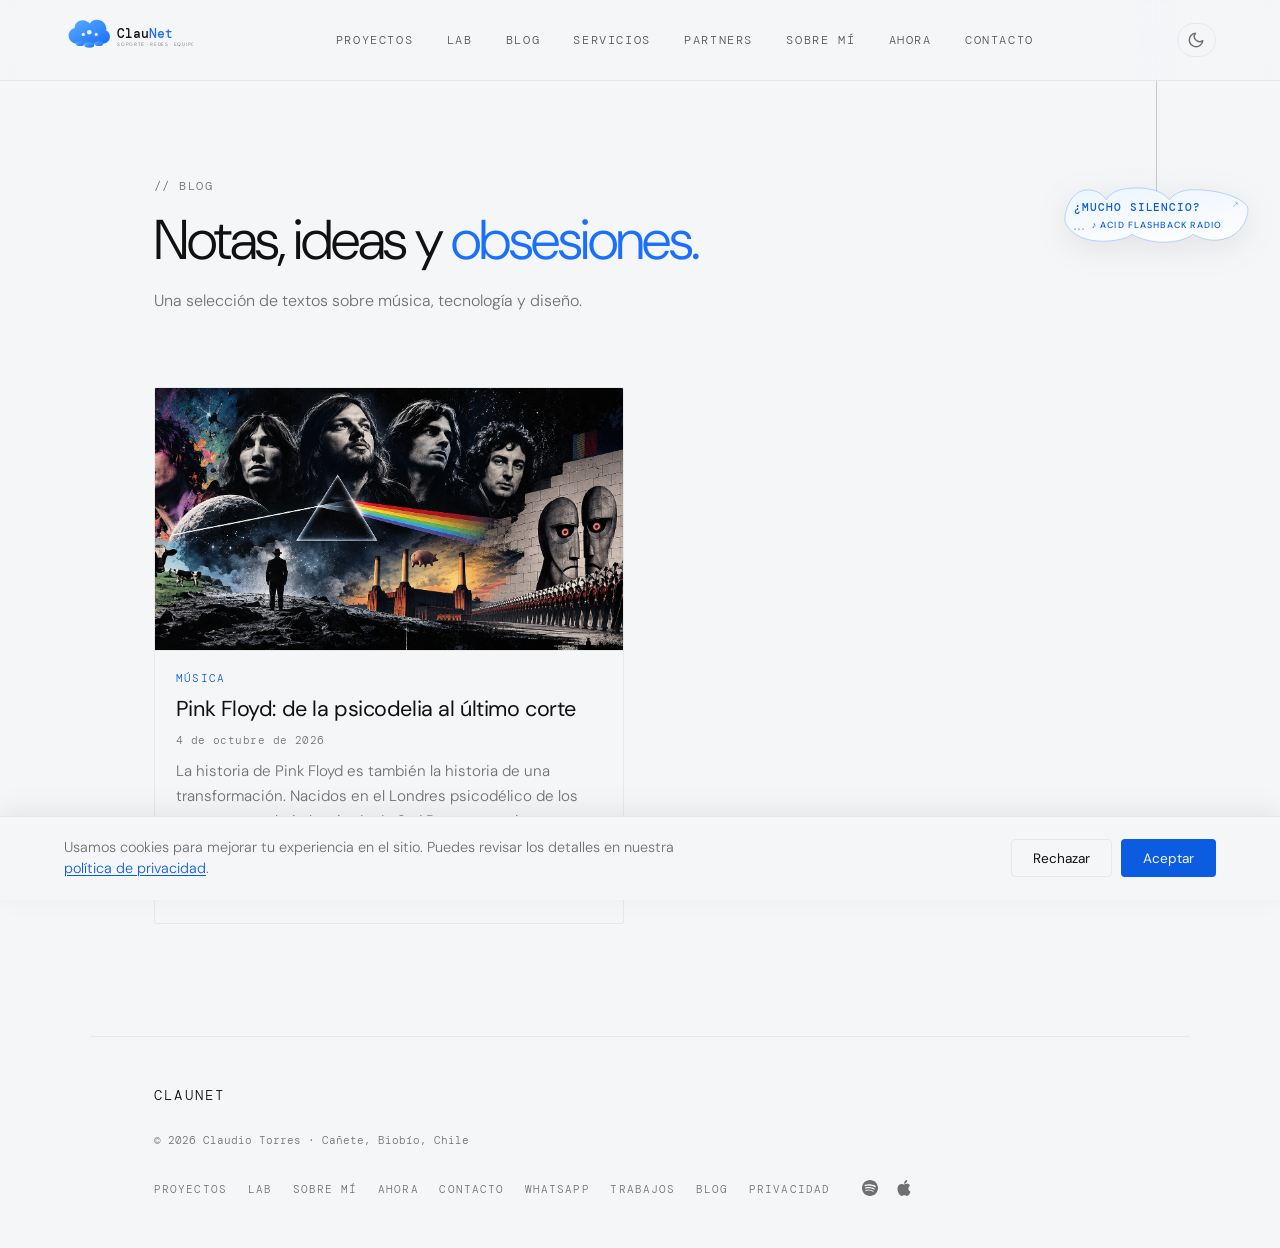
<file: blog.html>
<!DOCTYPE html>
<html lang="es">
<head>
<meta charset="UTF-8">
<meta name="viewport" content="width=device-width, initial-scale=1.0">
<title>Blog — ClauNet</title>

<!-- OG / Social -->
<meta property="og:title" content="Blog — ClauNet">
<meta property="og:description" content="Notas, ideas y obsesiones sobre música, tecnología y diseño. Los textos de Claudio Torres.">
<meta property="og:type" content="website">
<meta property="og:url" content="https://claunet.cl/blog.html">
<meta property="og:image" content="https://claunet.cl/og-image.png">
<meta property="og:image:alt" content="Blog de ClauNet">
<meta property="og:locale" content="es_CL">
<meta property="og:site_name" content="ClauNet">
<meta name="twitter:card" content="summary_large_image">
<meta name="twitter:title" content="Blog — ClauNet">
<meta name="twitter:description" content="Notas, ideas y obsesiones sobre música, tecnología y diseño. Los textos de Claudio Torres.">
<meta name="twitter:image" content="https://claunet.cl/og-image.png">
<meta name="description" content="Notas, ideas y obsesiones sobre música, tecnología y diseño. Los textos de Claudio Torres.">
<meta name="author" content="Claudio Torres">
<meta name="theme-color" content="#f5f6f8" media="(prefers-color-scheme: light)">
<meta name="theme-color" content="#0f0f0f" media="(prefers-color-scheme: dark)">
<link rel="canonical" href="https://claunet.cl/blog.html">

<link rel="icon" href="data:image/svg+xml,<svg xmlns='http://www.w3.org/2000/svg' viewBox='0 0 100 100'><defs><linearGradient id='g' x1='0%' y1='0%' x2='100%' y2='100%'><stop offset='0%' stop-color='%235aaeff'/><stop offset='100%' stop-color='%231a6fff'/></linearGradient></defs><path d='M20,62 C10,62 2,54 2,44 C2,35 8,27 17,25 C17,14 26,6 37,6 C44,6 50,9 54,14 C57,9 64,6 72,6 C84,6 94,16 94,28 C95,30 96,32 96,35 C96,35 98,38 98,44 C98,53 90,62 80,62 Z' fill='url(%23g)'/><circle cx='38' cy='38' r='5' fill='white' opacity='0.9'/><circle cx='55' cy='32' r='7' fill='white' opacity='0.9'/><circle cx='72' cy='38' r='5' fill='white' opacity='0.9'/><ellipse cx='30' cy='62' rx='12' ry='7' fill='url(%23g)'/><ellipse cx='55' cy='67' rx='15' ry='8' fill='url(%23g)'/><ellipse cx='78' cy='62' rx='12' ry='7' fill='url(%23g)'/></svg>">
<link rel="preconnect" href="https://fonts.googleapis.com">
<link rel="preconnect" href="https://fonts.gstatic.com" crossorigin>
<link href="https://fonts.googleapis.com/css2?family=DM+Mono:wght@300;400;500&family=DM+Sans:ital,wght@0,300;0,400;0,500;1,300&display=swap" rel="stylesheet">
<link rel="stylesheet" href="base.css">
<link rel="stylesheet" href="style.css">
<link rel="stylesheet" href="cookie-consent.css">
<link rel="stylesheet" href="halloween-effects.css">

<script>
  /* Tema antes del primer pintado: evita el flash de tema.
     La interacción vive en site.js. */
  (function () {
    try {
      var saved = localStorage.getItem('theme');
      var dark = saved ? saved === 'dark'
        : window.matchMedia('(prefers-color-scheme: dark)').matches;
      document.documentElement.setAttribute('data-theme', dark ? 'dark' : 'light');
    } catch (e) {
      document.documentElement.setAttribute('data-theme', 'light');
    }
    document.documentElement.classList.add('js');
    window.addEventListener('load', function () {
      if (!window.__claunetReady) {
        document.documentElement.classList.remove('js');
      }
    });
  })();
</script>
</head>
<body>

<nav class="site-nav" aria-label="Navegación principal">
  <a href="index.html" class="nav-logo" aria-label="ClauNet — inicio">
    <svg class="logo-svg" xmlns="http://www.w3.org/2000/svg" viewBox="0 0 280 100" role="img" aria-label="ClauNet">
      <defs><linearGradient id="cg" x1="0%" y1="0%" x2="100%" y2="100%"><stop offset="0%" style="stop-color:#5aaeff"/><stop offset="100%" style="stop-color:#1a6fff"/></linearGradient></defs>
      <path d="M28,58 C18,58 10,50 10,41 C10,33 15,26 23,24 C23,14 31,7 41,7 C47,7 52,10 56,14 C59,9 65,6 72,6 C83,6 92,15 92,26 C92,27 92,28 91,29 C96,31 100,37 100,43 C100,51 93,58 85,58 Z" fill="url(#cg)"/>
      <circle cx="42" cy="38" r="3.5" fill="white" opacity="0.9"/><circle cx="55" cy="33" r="5" fill="white" opacity="0.9"/><circle cx="70" cy="38" r="3.5" fill="white" opacity="0.9"/>
      <ellipse cx="35" cy="58" rx="9" ry="5" fill="url(#cg)"/><ellipse cx="55" cy="61" rx="11" ry="6" fill="url(#cg)"/><ellipse cx="76" cy="58" rx="9" ry="5" fill="url(#cg)"/>
      <text x="115" y="46" font-family="'DM Mono', monospace" font-size="28" font-weight="500" class="logo-text">Clau<tspan class="logo-accent">Net</tspan></text>
      <text x="116" y="63" font-family="'DM Sans', sans-serif" font-size="10.5" font-weight="300" letter-spacing="1.5" class="logo-sub">SOPORTE · REDES · EQUIPOS · WEB</text>
    </svg>
  </a>
  <ul class="nav-links">
    <li><a href="index.html#work">Proyectos</a></li>
    <li><a href="index.html#lab">Lab</a></li>
    <li><a href="blog.html">Blog</a></li>
    <li><a href="index.html#servicios">Servicios</a></li>
    <li><a href="partners.html">Partners</a></li>
    <li><a href="index.html#about">Sobre mí</a></li>
    <li><a href="index.html#now">Ahora</a></li>
    <li><a href="index.html#contacto">Contacto</a></li>
  </ul>
  <button class="theme-toggle" id="themeToggle" type="button" aria-label="Cambiar tema" aria-pressed="false">
    <svg id="iconSun" class="icon-sun" xmlns="http://www.w3.org/2000/svg" width="18" height="18" viewBox="0 0 24 24" fill="none" stroke="currentColor" stroke-width="2" stroke-linecap="round" stroke-linejoin="round" aria-hidden="true">
      <circle cx="12" cy="12" r="5"/><line x1="12" y1="1" x2="12" y2="3"/><line x1="12" y1="21" x2="12" y2="23"/><line x1="4.22" y1="4.22" x2="5.64" y2="5.64"/><line x1="18.36" y1="18.36" x2="19.78" y2="19.78"/><line x1="1" y1="12" x2="3" y2="12"/><line x1="21" y1="12" x2="23" y2="12"/><line x1="4.22" y1="19.78" x2="5.64" y2="18.36"/><line x1="18.36" y1="5.64" x2="19.78" y2="4.22"/>
    </svg>
    <svg id="iconMoon" class="icon-moon" xmlns="http://www.w3.org/2000/svg" width="18" height="18" viewBox="0 0 24 24" fill="none" stroke="currentColor" stroke-width="2" stroke-linecap="round" stroke-linejoin="round" aria-hidden="true">
      <path d="M21 12.79A9 9 0 1 1 11.21 3 7 7 0 0 0 21 12.79z"/>
    </svg>
  </button>
</nav>

<main>
  <!-- Mismo encabezado de sección que trabajos.html: .page-hero vive en
       style.css y el listado lo pinta blog.js desde content/blog/. -->
  <section class="page-hero">
    <p class="section-label">// blog</p>
    <h1>Notas, ideas y <em>obsesiones.</em></h1>
    <p class="subtitle">Una selección de textos sobre música, tecnología y diseño.</p>
  </section>

  <section class="blog" aria-label="Listado de artículos">
    <p class="sr-only" id="blogStatus" aria-live="polite"></p>

    <div class="blog-grid" id="blogGrid" aria-busy="true">
      <p class="blog-state">// cargando artículos…</p>
    </div>

    <noscript>
      <p class="blog-state">Este listado lee los artículos con JavaScript. Actívalo para verlos.</p>
    </noscript>
  </section>
</main>

<footer class="site-footer">
  <p class="footer-brand">ClauNet</p>
  <div class="footer-meta">
    <span>© 2026 Claudio Torres · Cañete, Biobío, Chile</span>
    <ul class="footer-links">
      <li><a href="index.html#work">Proyectos</a></li>
      <li><a href="index.html#lab">Lab</a></li>
      <li><a href="index.html#about">Sobre mí</a></li>
      <li><a href="index.html#now">Ahora</a></li>
      <li><a href="index.html#contacto">Contacto</a></li>
      <li><a href="https://wa.me/56982540503" target="_blank" rel="noopener">WhatsApp</a></li>
      <li><a href="trabajos.html">Trabajos</a></li>
      <li><a href="blog.html">Blog</a></li>
      <li><a href="politica-de-privacidad.html">Privacidad</a></li>
    </ul>
    <div class="footer-socials">
      <a href="https://open.spotify.com/user/clatto?si=ccea19b75a86421c" target="_blank" rel="noopener" aria-label="Spotify" class="footer-social">
        <svg xmlns="http://www.w3.org/2000/svg" width="16" height="16" viewBox="0 0 24 24" fill="currentColor" aria-hidden="true"><path d="M12 0C5.4 0 0 5.4 0 12s5.4 12 12 12 12-5.4 12-12S18.66 0 12 0zm5.521 17.34c-.24.359-.66.48-1.021.24-2.82-1.74-6.36-2.101-10.561-1.141-.418.122-.779-.179-.899-.539-.12-.421.18-.78.54-.9 4.56-1.021 8.52-.6 11.64 1.32.42.18.479.659.301 1.02zm1.44-3.3c-.301.42-.841.6-1.262.3-3.239-1.98-8.159-2.58-11.939-1.38-.479.12-1.02-.12-1.14-.6-.12-.48.12-1.021.6-1.141C9.6 9.9 15 10.561 18.72 12.84c.361.181.54.78.241 1.2zm.12-3.36C15.24 8.4 8.82 8.16 5.16 9.301c-.6.179-1.2-.181-1.38-.721-.18-.601.18-1.2.72-1.381 4.26-1.26 11.28-1.02 15.721 1.621.539.3.719 1.02.419 1.56-.299.421-1.02.599-1.559.3z"/></svg>
      </a>
      <a href="https://music.apple.com/profile/clatto" target="_blank" rel="noopener" aria-label="Apple Music" class="footer-social">
        <svg xmlns="http://www.w3.org/2000/svg" width="16" height="16" viewBox="0 0 24 24" fill="currentColor" aria-hidden="true"><path d="M12.152 6.896c-.948 0-2.415-1.078-3.96-1.04-2.04.027-3.91 1.183-4.961 3.014-2.117 3.675-.546 9.103 1.519 12.09 1.013 1.454 2.208 3.09 3.792 3.039 1.52-.065 2.09-.987 3.935-.987 1.831 0 2.35.987 3.96.948 1.637-.026 2.676-1.48 3.676-2.948 1.156-1.688 1.636-3.325 1.662-3.415-.039-.013-3.182-1.221-3.22-4.857-.026-3.04 2.48-4.494 2.597-4.559-1.429-2.09-3.623-2.324-4.39-2.376-2-.156-3.675 1.09-4.61 1.09zM15.53 3.83c.843-1.012 1.4-2.427 1.245-3.83-1.207.052-2.662.805-3.532 1.818-.78.896-1.454 2.338-1.273 3.714 1.338.104 2.715-.688 3.56-1.702z"/></svg>
      </a>
    </div>
  </div>
</footer>

<!-- Radio flotante — placa colgante, easter egg de ClauNet.
     No reproduce audio aquí: la CSP de este sitio no permite medios
     cross-origin, así que el clic abre el reproductor oficial de
     InternetFM en su propia ventana (href = el mismo reproductor que
     internetfm.com embebe en /music/acid-flashback/, con el stream
     como parámetro; no envía X-Frame-Options ni CSP).
     `is-off`: esta página no tiene hero, así que en móvil la placa
     —fija bajo la barra— se quedaría clavada sobre el contenido. Nace
     ya retirada y no vuelve. Es la misma clase de estado que site.js
     pone y quita en el index; fuera de la media query de ≤620px no
     pinta nada, así que en escritorio el letrero sigue igual. -->
<div class="radio-hang is-off">
  <a class="radio-plate" id="radioOpen"
     href="https://internetfm.com/ifm-radio/ifm-player.html?stream=https%3A%2F%2Fcanada1.reliastream.com%2Fproxy%2Fafr%3Fmp%3D%2Fstream&amp;name=Acid+Flashback+Radio&amp;logo=https%3A%2F%2Finternetfm.com%2Fwp-content%2Fuploads%2Fstation-logos%2FAFR.png&amp;meta=https%3A%2F%2Fcanada1.reliastream.com%2Fproxy%2Fafr%2Fcurrentsong%3Fsid%3D1"
     target="_blank" rel="noopener external"
     aria-label="Escuchar Acid Flashback Radio en su reproductor oficial (se abre en una ventana nueva)">
    <!-- silueta: la nube del logo de ClauNet —tres lomas, dos cúspides,
         tres festones— muy rebajada. Un solo <path> de un trazo de 1px,
         detrás del texto; se sale 6px por arriba de la caja del enlace
         para que las lomas respiren sin mover su caja. Es decorativa:
         el nombre accesible lo da el aria-label del <a>. -->
    <svg class="radio-plate__cloud" viewBox="0 0 194 58" preserveAspectRatio="none" aria-hidden="true" focusable="false">
      <defs>
        <linearGradient id="radioCloud" x1="0" y1="0" x2=".35" y2="1">
          <stop class="radio-plate__cloud-top" offset="0"/>
          <stop class="radio-plate__cloud-bottom" offset="1"/>
        </linearGradient>
      </defs>
      <path class="radio-plate__cloud-path" fill="url(#radioCloud)" d="M4,34C4,22 12,4 27,4C35,4 41,7 46,14C51,5 62,2 78,2C93,2 105,7 110,14C117,5 128,3 142,4C160,5 180,10 189,20C191,25 189,34 184,41C178,50 168,55 156,55C145,55 139,51 134,49C128,54 117,57 104,57C90,57 79,53 72,49C66,54 54,56 42,56C28,56 17,52 10,45C6,41 4,38 4,34Z"/>
    </svg>
    <span class="radio-plate__ext" aria-hidden="true">↗</span>
    <span class="radio-plate__title radio-plate__title--idle">¿Mucho silencio?</span>
    <span class="radio-plate__title radio-plate__title--opening">♪ Acid Flashback</span>
    <span class="radio-plate__title radio-plate__title--error">El reproductor no se pudo abrir</span>
    <span class="radio-plate__meta">
      <span class="radio-plate__eq" aria-hidden="true">
        <span class="radio-plate__bar"></span>
        <span class="radio-plate__bar"></span>
        <span class="radio-plate__bar"></span>
      </span>
      <span class="radio-plate__station radio-plate__station--idle">♪ Acid Flashback Radio</span>
      <span class="radio-plate__station radio-plate__station--opening">Abriendo radio…</span>
      <span class="radio-plate__station radio-plate__station--away">↗ Radio externa</span>
    </span>
  </a>
</div>

<!-- WhatsApp flotante — mismo lenguaje visual que el resto del sitio -->
<a class="wa-float" href="https://wa.me/56982540503" target="_blank" rel="noopener" aria-label="Contactar por WhatsApp (abre en una nueva pestaña)">
  <span class="wa-float__mark" aria-hidden="true">
    <svg xmlns="http://www.w3.org/2000/svg" viewBox="0 0 24 24" fill="currentColor" aria-hidden="true"><path d="M17.472 14.382c-.297-.149-1.758-.867-2.03-.967-.273-.099-.471-.148-.67.15-.197.297-.767.966-.94 1.164-.173.199-.347.223-.644.075-.297-.15-1.255-.463-2.39-1.475-.883-.788-1.48-1.761-1.653-2.059-.173-.297-.018-.458.13-.606.134-.133.298-.347.446-.52.149-.174.198-.298.298-.497.099-.198.05-.371-.025-.52-.075-.149-.669-1.612-.916-2.207-.242-.579-.487-.5-.669-.51-.173-.008-.371-.01-.57-.01-.198 0-.52.074-.792.372-.272.297-1.04 1.016-1.04 2.479 0 1.462 1.065 2.875 1.213 3.074.149.198 2.096 3.2 5.077 4.487.709.306 1.262.489 1.694.625.712.227 1.36.195 1.872.118.571-.085 1.758-.719 2.006-1.413.248-.694.248-1.289.173-1.413-.074-.124-.272-.198-.57-.347m-5.421 7.403h-.004a9.87 9.87 0 01-5.031-1.378l-.361-.214-3.741.982.998-3.648-.235-.374a9.86 9.86 0 01-1.51-5.26c.001-5.45 4.436-9.884 9.888-9.884 2.64 0 5.122 1.03 6.988 2.898a9.825 9.825 0 012.893 6.994c-.003 5.45-4.437 9.884-9.885 9.884m8.413-18.297A11.815 11.815 0 0012.05 0C5.495 0 .16 5.335.157 11.892c0 2.096.547 4.142 1.588 5.945L.057 24l6.305-1.654a11.882 11.882 0 005.683 1.448h.005c6.554 0 11.89-5.335 11.893-11.893a11.821 11.821 0 00-3.48-8.413z"/></svg>
  </span>
  <span class="wa-float__label" aria-hidden="true">
    <span class="wa-float__text">Hablemos</span>
    <span class="wa-float__arrow">→</span>
  </span>
</a>

<script src="site.js" defer></script>
<script src="blog-lib.js" defer></script>
<script src="blog.js" defer></script>
<script src="cookie-consent.js"></script>
<script src="halloween-effects.js" defer></script>
</body>
</html>
</file>
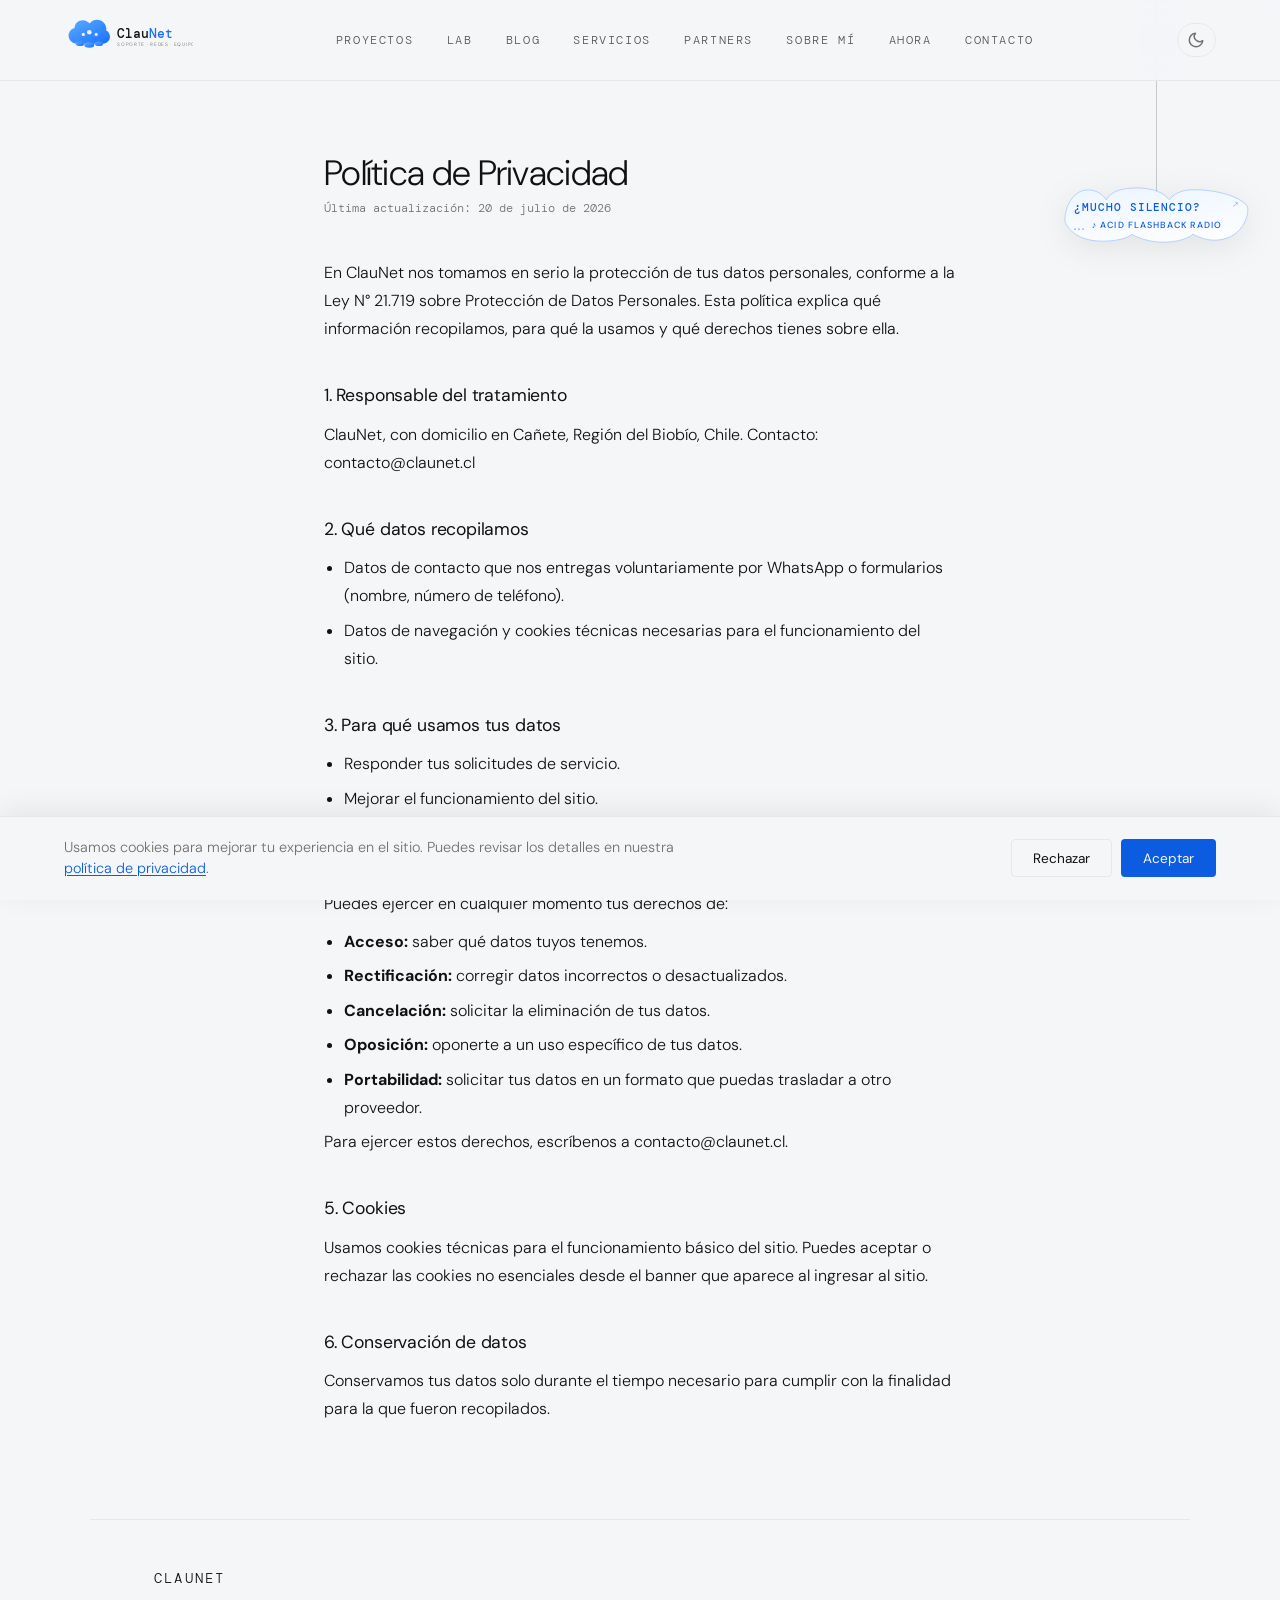
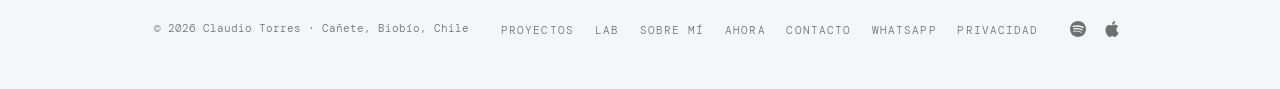
<file: politica-de-privacidad.html>
<!DOCTYPE html>
<html lang="es">
<head>
<meta charset="UTF-8">
<meta name="viewport" content="width=device-width, initial-scale=1.0">
<title>Política de Privacidad — ClauNet</title>

<meta name="description" content="Política de privacidad y tratamiento de datos personales de ClauNet, conforme a la Ley 21.719.">
<meta property="og:title" content="Política de Privacidad — ClauNet">
<meta property="og:description" content="Política de privacidad y tratamiento de datos personales de ClauNet, conforme a la Ley 21.719.">
<meta property="og:type" content="website">
<meta property="og:url" content="https://claunet.cl/politica-de-privacidad.html">
<meta property="og:image" content="https://claunet.cl/og-image.png">
<meta property="og:image:alt" content="ClauNet — Un lugar para las cosas que construyo">
<meta property="og:locale" content="es_CL">
<meta property="og:site_name" content="ClauNet">
<meta name="twitter:card" content="summary_large_image">
<meta name="twitter:title" content="Política de Privacidad — ClauNet">
<meta name="twitter:image" content="https://claunet.cl/og-image.png">
<meta name="theme-color" content="#f5f6f8" media="(prefers-color-scheme: light)">
<meta name="theme-color" content="#0f0f0f" media="(prefers-color-scheme: dark)">
<link rel="canonical" href="https://claunet.cl/politica-de-privacidad.html">
<link rel="icon" href="data:image/svg+xml,<svg xmlns='http://www.w3.org/2000/svg' viewBox='0 0 100 100'><defs><linearGradient id='g' x1='0%25' y1='0%25' x2='100%25' y2='100%25'><stop offset='0%25' stop-color='%235aaeff'/><stop offset='100%25' stop-color='%231a6fff'/></linearGradient></defs><path d='M20,62 C10,62 2,54 2,44 C2,35 8,27 17,25 C17,14 26,6 37,6 C44,6 50,9 54,14 C57,9 64,6 72,6 C84,6 94,16 94,28 C95,30 96,32 96,35 C96,35 98,38 98,44 C98,53 90,62 80,62 Z' fill='url(%23g)'/></svg>">
<link rel="preconnect" href="https://fonts.googleapis.com">
<link rel="preconnect" href="https://fonts.gstatic.com" crossorigin>
<link href="https://fonts.googleapis.com/css2?family=DM+Mono:wght@300;400;500&family=DM+Sans:ital,wght@0,300;0,400;0,500;1,300&display=swap" rel="stylesheet">
<link rel="stylesheet" href="base.css">
<link rel="stylesheet" href="style.css">
<link rel="stylesheet" href="cookie-consent.css">
<link rel="stylesheet" href="halloween-effects.css">

<script>
  /* Tema antes del primer pintado: evita el flash de tema.
     La interacción vive en site.js. */
  (function () {
    try {
      var saved = localStorage.getItem('theme');
      var dark = saved ? saved === 'dark'
        : window.matchMedia('(prefers-color-scheme: dark)').matches;
      document.documentElement.setAttribute('data-theme', dark ? 'dark' : 'light');
    } catch (e) {
      document.documentElement.setAttribute('data-theme', 'light');
    }
    document.documentElement.classList.add('js');
    window.addEventListener('load', function () {
      if (!window.__claunetReady) {
        document.documentElement.classList.remove('js');
      }
    });
  })();
</script>
</head>
<body>

<nav class="site-nav" aria-label="Navegación principal">
  <a href="index.html" class="nav-logo" aria-label="ClauNet — inicio">
    <svg class="logo-svg" xmlns="http://www.w3.org/2000/svg" viewBox="0 0 280 100" role="img" aria-label="ClauNet">
      <defs><linearGradient id="cg" x1="0%" y1="0%" x2="100%" y2="100%"><stop offset="0%" style="stop-color:#5aaeff"/><stop offset="100%" style="stop-color:#1a6fff"/></linearGradient></defs>
      <path d="M28,58 C18,58 10,50 10,41 C10,33 15,26 23,24 C23,14 31,7 41,7 C47,7 52,10 56,14 C59,9 65,6 72,6 C83,6 92,15 92,26 C92,27 92,28 91,29 C96,31 100,37 100,43 C100,51 93,58 85,58 Z" fill="url(#cg)"/>
      <circle cx="42" cy="38" r="3.5" fill="white" opacity="0.9"/><circle cx="55" cy="33" r="5" fill="white" opacity="0.9"/><circle cx="70" cy="38" r="3.5" fill="white" opacity="0.9"/>
      <ellipse cx="35" cy="58" rx="9" ry="5" fill="url(#cg)"/><ellipse cx="55" cy="61" rx="11" ry="6" fill="url(#cg)"/><ellipse cx="76" cy="58" rx="9" ry="5" fill="url(#cg)"/>
      <text x="115" y="46" font-family="'DM Mono', monospace" font-size="28" font-weight="500" class="logo-text">Clau<tspan class="logo-accent">Net</tspan></text>
      <text x="116" y="63" font-family="'DM Sans', sans-serif" font-size="10.5" font-weight="300" letter-spacing="1.5" class="logo-sub">SOPORTE · REDES · EQUIPOS · WEB</text>
    </svg>
  </a>
  <ul class="nav-links">
    <li><a href="index.html#work">Proyectos</a></li>
    <li><a href="index.html#lab">Lab</a></li>
    <li><a href="blog.html">Blog</a></li>
    <li><a href="index.html#servicios">Servicios</a></li>
    <li><a href="partners.html">Partners</a></li>
    <li><a href="index.html#about">Sobre mí</a></li>
    <li><a href="index.html#now">Ahora</a></li>
    <li><a href="index.html#contacto">Contacto</a></li>
  </ul>
  <button class="theme-toggle" id="themeToggle" type="button" aria-label="Cambiar tema" aria-pressed="false">
    <svg id="iconSun" class="icon-sun" xmlns="http://www.w3.org/2000/svg" width="18" height="18" viewBox="0 0 24 24" fill="none" stroke="currentColor" stroke-width="2" stroke-linecap="round" stroke-linejoin="round" aria-hidden="true">
      <circle cx="12" cy="12" r="5"/><line x1="12" y1="1" x2="12" y2="3"/><line x1="12" y1="21" x2="12" y2="23"/><line x1="4.22" y1="4.22" x2="5.64" y2="5.64"/><line x1="18.36" y1="18.36" x2="19.78" y2="19.78"/><line x1="1" y1="12" x2="3" y2="12"/><line x1="21" y1="12" x2="23" y2="12"/><line x1="4.22" y1="19.78" x2="5.64" y2="18.36"/><line x1="18.36" y1="5.64" x2="19.78" y2="4.22"/>
    </svg>
    <svg id="iconMoon" class="icon-moon" xmlns="http://www.w3.org/2000/svg" width="18" height="18" viewBox="0 0 24 24" fill="none" stroke="currentColor" stroke-width="2" stroke-linecap="round" stroke-linejoin="round" aria-hidden="true">
      <path d="M21 12.79A9 9 0 1 1 11.21 3 7 7 0 0 0 21 12.79z"/>
    </svg>
  </button>
</nav>

<main class="legal">
  <h1>Política de Privacidad</h1>
  <p class="updated">Última actualización: 20 de julio de 2026</p>

  <p>
    En ClauNet nos tomamos en serio la protección de tus datos personales,
    conforme a la Ley N° 21.719 sobre Protección de Datos Personales.
    Esta política explica qué información recopilamos, para qué la usamos
    y qué derechos tienes sobre ella.
  </p>

  <h2>1. Responsable del tratamiento</h2>
  <p>
    ClauNet, con domicilio en Cañete, Región del Biobío, Chile.
    Contacto: contacto@claunet.cl
  </p>

  <h2>2. Qué datos recopilamos</h2>
  <ul>
    <li>Datos de contacto que nos entregas voluntariamente por WhatsApp o formularios (nombre, número de teléfono).</li>
    <li>Datos de navegación y cookies técnicas necesarias para el funcionamiento del sitio.</li>
    <!-- Por ahora no usamos Google Analytics ni herramientas de medición externas. -->
  </ul>

  <h2>3. Para qué usamos tus datos</h2>
  <ul>
    <li>Responder tus solicitudes de servicio.</li>
    <li>Mejorar el funcionamiento del sitio.</li>
  </ul>

  <h2>4. Tus derechos (ARCOP)</h2>
  <p>Puedes ejercer en cualquier momento tus derechos de:</p>
  <ul>
    <li><strong>Acceso:</strong> saber qué datos tuyos tenemos.</li>
    <li><strong>Rectificación:</strong> corregir datos incorrectos o desactualizados.</li>
    <li><strong>Cancelación:</strong> solicitar la eliminación de tus datos.</li>
    <li><strong>Oposición:</strong> oponerte a un uso específico de tus datos.</li>
    <li><strong>Portabilidad:</strong> solicitar tus datos en un formato que puedas trasladar a otro proveedor.</li>
  </ul>
  <p>
    Para ejercer estos derechos, escríbenos a
    contacto@claunet.cl.
  </p>

  <h2>5. Cookies</h2>
  <p>
    Usamos cookies técnicas para el funcionamiento básico del sitio.
    Puedes aceptar o rechazar las cookies no esenciales desde el banner
    que aparece al ingresar al sitio.
  </p>

  <h2>6. Conservación de datos</h2>
  <p>
    Conservamos tus datos solo durante el tiempo necesario para cumplir
    con la finalidad para la que fueron recopilados.
  </p>
</main>

<footer class="site-footer">
  <p class="footer-brand">ClauNet</p>
  <div class="footer-meta">
    <span>© 2026 Claudio Torres · Cañete, Biobío, Chile</span>
    <ul class="footer-links">
      <li><a href="index.html#work">Proyectos</a></li>
      <li><a href="index.html#lab">Lab</a></li>
      <li><a href="index.html#about">Sobre mí</a></li>
      <li><a href="index.html#now">Ahora</a></li>
      <li><a href="index.html#contacto">Contacto</a></li>
      <li><a href="https://wa.me/56982540503" target="_blank" rel="noopener">WhatsApp</a></li>
      <li><a href="politica-de-privacidad.html" aria-current="page">Privacidad</a></li>
    </ul>
    <div class="footer-socials">
      <a href="https://open.spotify.com/user/clatto?si=ccea19b75a86421c" target="_blank" rel="noopener" aria-label="Spotify" class="footer-social">
        <svg xmlns="http://www.w3.org/2000/svg" width="16" height="16" viewBox="0 0 24 24" fill="currentColor" aria-hidden="true"><path d="M12 0C5.4 0 0 5.4 0 12s5.4 12 12 12 12-5.4 12-12S18.66 0 12 0zm5.521 17.34c-.24.359-.66.48-1.021.24-2.82-1.74-6.36-2.101-10.561-1.141-.418.122-.779-.179-.899-.539-.12-.421.18-.78.54-.9 4.56-1.021 8.52-.6 11.64 1.32.42.18.479.659.301 1.02zm1.44-3.3c-.301.42-.841.6-1.262.3-3.239-1.98-8.159-2.58-11.939-1.38-.479.12-1.02-.12-1.14-.6-.12-.48.12-1.021.6-1.141C9.6 9.9 15 10.561 18.72 12.84c.361.181.54.78.241 1.2zm.12-3.36C15.24 8.4 8.82 8.16 5.16 9.301c-.6.179-1.2-.181-1.38-.721-.18-.601.18-1.2.72-1.381 4.26-1.26 11.28-1.02 15.721 1.621.539.3.719 1.02.419 1.56-.299.421-1.02.599-1.559.3z"/></svg>
      </a>
      <a href="https://music.apple.com/profile/clatto" target="_blank" rel="noopener" aria-label="Apple Music" class="footer-social">
        <svg xmlns="http://www.w3.org/2000/svg" width="16" height="16" viewBox="0 0 24 24" fill="currentColor" aria-hidden="true"><path d="M12.152 6.896c-.948 0-2.415-1.078-3.96-1.04-2.04.027-3.91 1.183-4.961 3.014-2.117 3.675-.546 9.103 1.519 12.09 1.013 1.454 2.208 3.09 3.792 3.039 1.52-.065 2.09-.987 3.935-.987 1.831 0 2.35.987 3.96.948 1.637-.026 2.676-1.48 3.676-2.948 1.156-1.688 1.636-3.325 1.662-3.415-.039-.013-3.182-1.221-3.22-4.857-.026-3.04 2.48-4.494 2.597-4.559-1.429-2.09-3.623-2.324-4.39-2.376-2-.156-3.675 1.09-4.61 1.09zM15.53 3.83c.843-1.012 1.4-2.427 1.245-3.83-1.207.052-2.662.805-3.532 1.818-.78.896-1.454 2.338-1.273 3.714 1.338.104 2.715-.688 3.56-1.702z"/></svg>
      </a>
    </div>
  </div>
</footer>

<!-- Radio flotante — placa colgante, easter egg de ClauNet.
     No reproduce audio aquí: la CSP de este sitio no permite medios
     cross-origin, así que el clic abre el reproductor oficial de
     InternetFM en su propia ventana (href = el mismo reproductor que
     internetfm.com embebe en /music/acid-flashback/, con el stream
     como parámetro; no envía X-Frame-Options ni CSP).
     `is-off`: esta página no tiene hero, así que en móvil la placa
     —fija bajo la barra— se quedaría clavada sobre el contenido. Nace
     ya retirada y no vuelve. Es la misma clase de estado que site.js
     pone y quita en el index; fuera de la media query de ≤620px no
     pinta nada, así que en escritorio el letrero sigue igual. -->
<div class="radio-hang is-off">
  <a class="radio-plate" id="radioOpen"
     href="https://internetfm.com/ifm-radio/ifm-player.html?stream=https%3A%2F%2Fcanada1.reliastream.com%2Fproxy%2Fafr%3Fmp%3D%2Fstream&amp;name=Acid+Flashback+Radio&amp;logo=https%3A%2F%2Finternetfm.com%2Fwp-content%2Fuploads%2Fstation-logos%2FAFR.png&amp;meta=https%3A%2F%2Fcanada1.reliastream.com%2Fproxy%2Fafr%2Fcurrentsong%3Fsid%3D1"
     target="_blank" rel="noopener external"
     aria-label="Escuchar Acid Flashback Radio en su reproductor oficial (se abre en una ventana nueva)">
    <!-- silueta: la nube del logo de ClauNet —tres lomas, dos cúspides,
         tres festones— muy rebajada. Un solo <path> de un trazo de 1px,
         detrás del texto; se sale 6px por arriba de la caja del enlace
         para que las lomas respiren sin mover su caja. Es decorativa:
         el nombre accesible lo da el aria-label del <a>. -->
    <svg class="radio-plate__cloud" viewBox="0 0 194 58" preserveAspectRatio="none" aria-hidden="true" focusable="false">
      <defs>
        <linearGradient id="radioCloud" x1="0" y1="0" x2=".35" y2="1">
          <stop class="radio-plate__cloud-top" offset="0"/>
          <stop class="radio-plate__cloud-bottom" offset="1"/>
        </linearGradient>
      </defs>
      <path class="radio-plate__cloud-path" fill="url(#radioCloud)" d="M4,34C4,22 12,4 27,4C35,4 41,7 46,14C51,5 62,2 78,2C93,2 105,7 110,14C117,5 128,3 142,4C160,5 180,10 189,20C191,25 189,34 184,41C178,50 168,55 156,55C145,55 139,51 134,49C128,54 117,57 104,57C90,57 79,53 72,49C66,54 54,56 42,56C28,56 17,52 10,45C6,41 4,38 4,34Z"/>
    </svg>
    <span class="radio-plate__ext" aria-hidden="true">↗</span>
    <span class="radio-plate__title radio-plate__title--idle">¿Mucho silencio?</span>
    <span class="radio-plate__title radio-plate__title--opening">♪ Acid Flashback</span>
    <span class="radio-plate__title radio-plate__title--error">El reproductor no se pudo abrir</span>
    <span class="radio-plate__meta">
      <span class="radio-plate__eq" aria-hidden="true">
        <span class="radio-plate__bar"></span>
        <span class="radio-plate__bar"></span>
        <span class="radio-plate__bar"></span>
      </span>
      <span class="radio-plate__station radio-plate__station--idle">♪ Acid Flashback Radio</span>
      <span class="radio-plate__station radio-plate__station--opening">Abriendo radio…</span>
      <span class="radio-plate__station radio-plate__station--away">↗ Radio externa</span>
    </span>
  </a>
</div>

<!-- WhatsApp flotante — mismo lenguaje visual que el resto del sitio -->
<a class="wa-float" href="https://wa.me/56982540503" target="_blank" rel="noopener" aria-label="Contactar por WhatsApp (abre en una nueva pestaña)">
  <span class="wa-float__mark" aria-hidden="true">
    <svg xmlns="http://www.w3.org/2000/svg" viewBox="0 0 24 24" fill="currentColor" aria-hidden="true"><path d="M17.472 14.382c-.297-.149-1.758-.867-2.03-.967-.273-.099-.471-.148-.67.15-.197.297-.767.966-.94 1.164-.173.199-.347.223-.644.075-.297-.15-1.255-.463-2.39-1.475-.883-.788-1.48-1.761-1.653-2.059-.173-.297-.018-.458.13-.606.134-.133.298-.347.446-.52.149-.174.198-.298.298-.497.099-.198.05-.371-.025-.52-.075-.149-.669-1.612-.916-2.207-.242-.579-.487-.5-.669-.51-.173-.008-.371-.01-.57-.01-.198 0-.52.074-.792.372-.272.297-1.04 1.016-1.04 2.479 0 1.462 1.065 2.875 1.213 3.074.149.198 2.096 3.2 5.077 4.487.709.306 1.262.489 1.694.625.712.227 1.36.195 1.872.118.571-.085 1.758-.719 2.006-1.413.248-.694.248-1.289.173-1.413-.074-.124-.272-.198-.57-.347m-5.421 7.403h-.004a9.87 9.87 0 01-5.031-1.378l-.361-.214-3.741.982.998-3.648-.235-.374a9.86 9.86 0 01-1.51-5.26c.001-5.45 4.436-9.884 9.888-9.884 2.64 0 5.122 1.03 6.988 2.898a9.825 9.825 0 012.893 6.994c-.003 5.45-4.437 9.884-9.885 9.884m8.413-18.297A11.815 11.815 0 0012.05 0C5.495 0 .16 5.335.157 11.892c0 2.096.547 4.142 1.588 5.945L.057 24l6.305-1.654a11.882 11.882 0 005.683 1.448h.005c6.554 0 11.89-5.335 11.893-11.893a11.821 11.821 0 00-3.48-8.413z"/></svg>
  </span>
  <span class="wa-float__label" aria-hidden="true">
    <span class="wa-float__text">Hablemos</span>
    <span class="wa-float__arrow">→</span>
  </span>
</a>

<script src="site.js" defer></script>
<script src="cookie-consent.js"></script>
<script src="halloween-effects.js" defer></script>
</body>
</html>
</file>
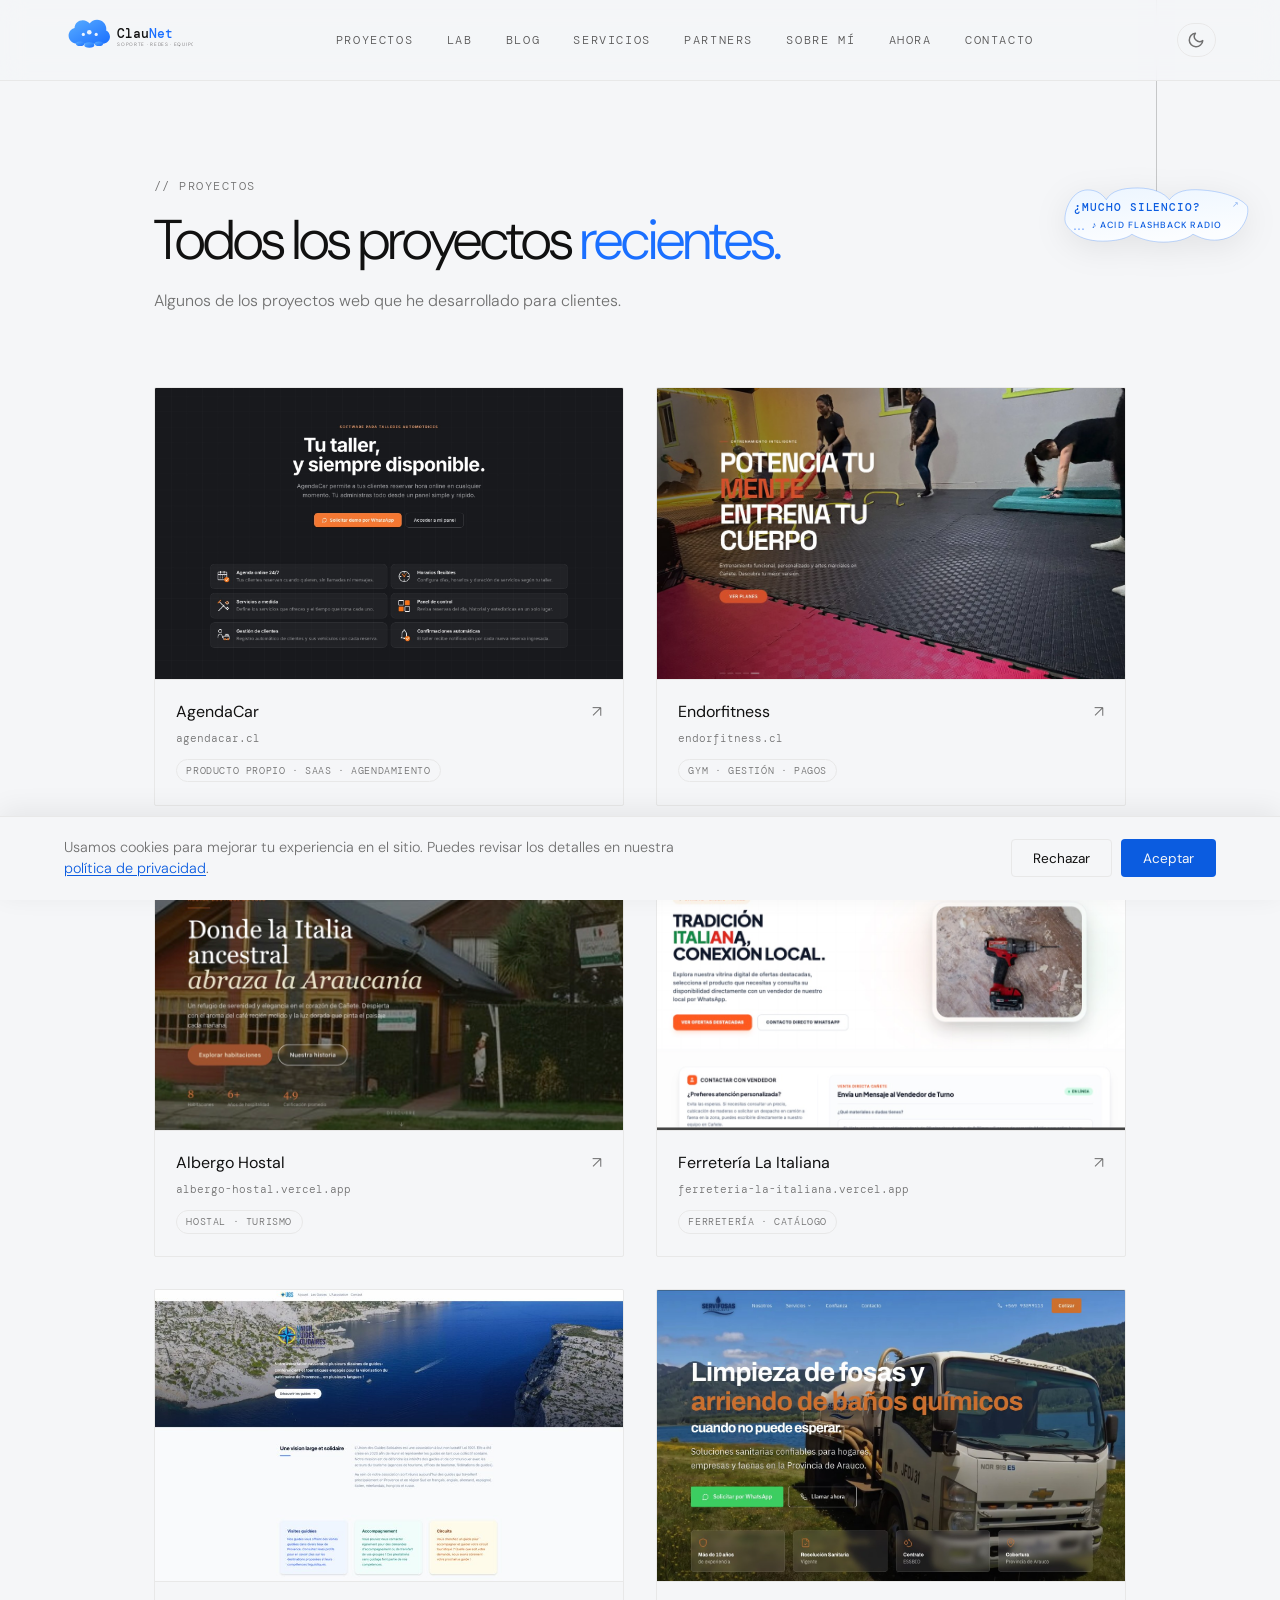
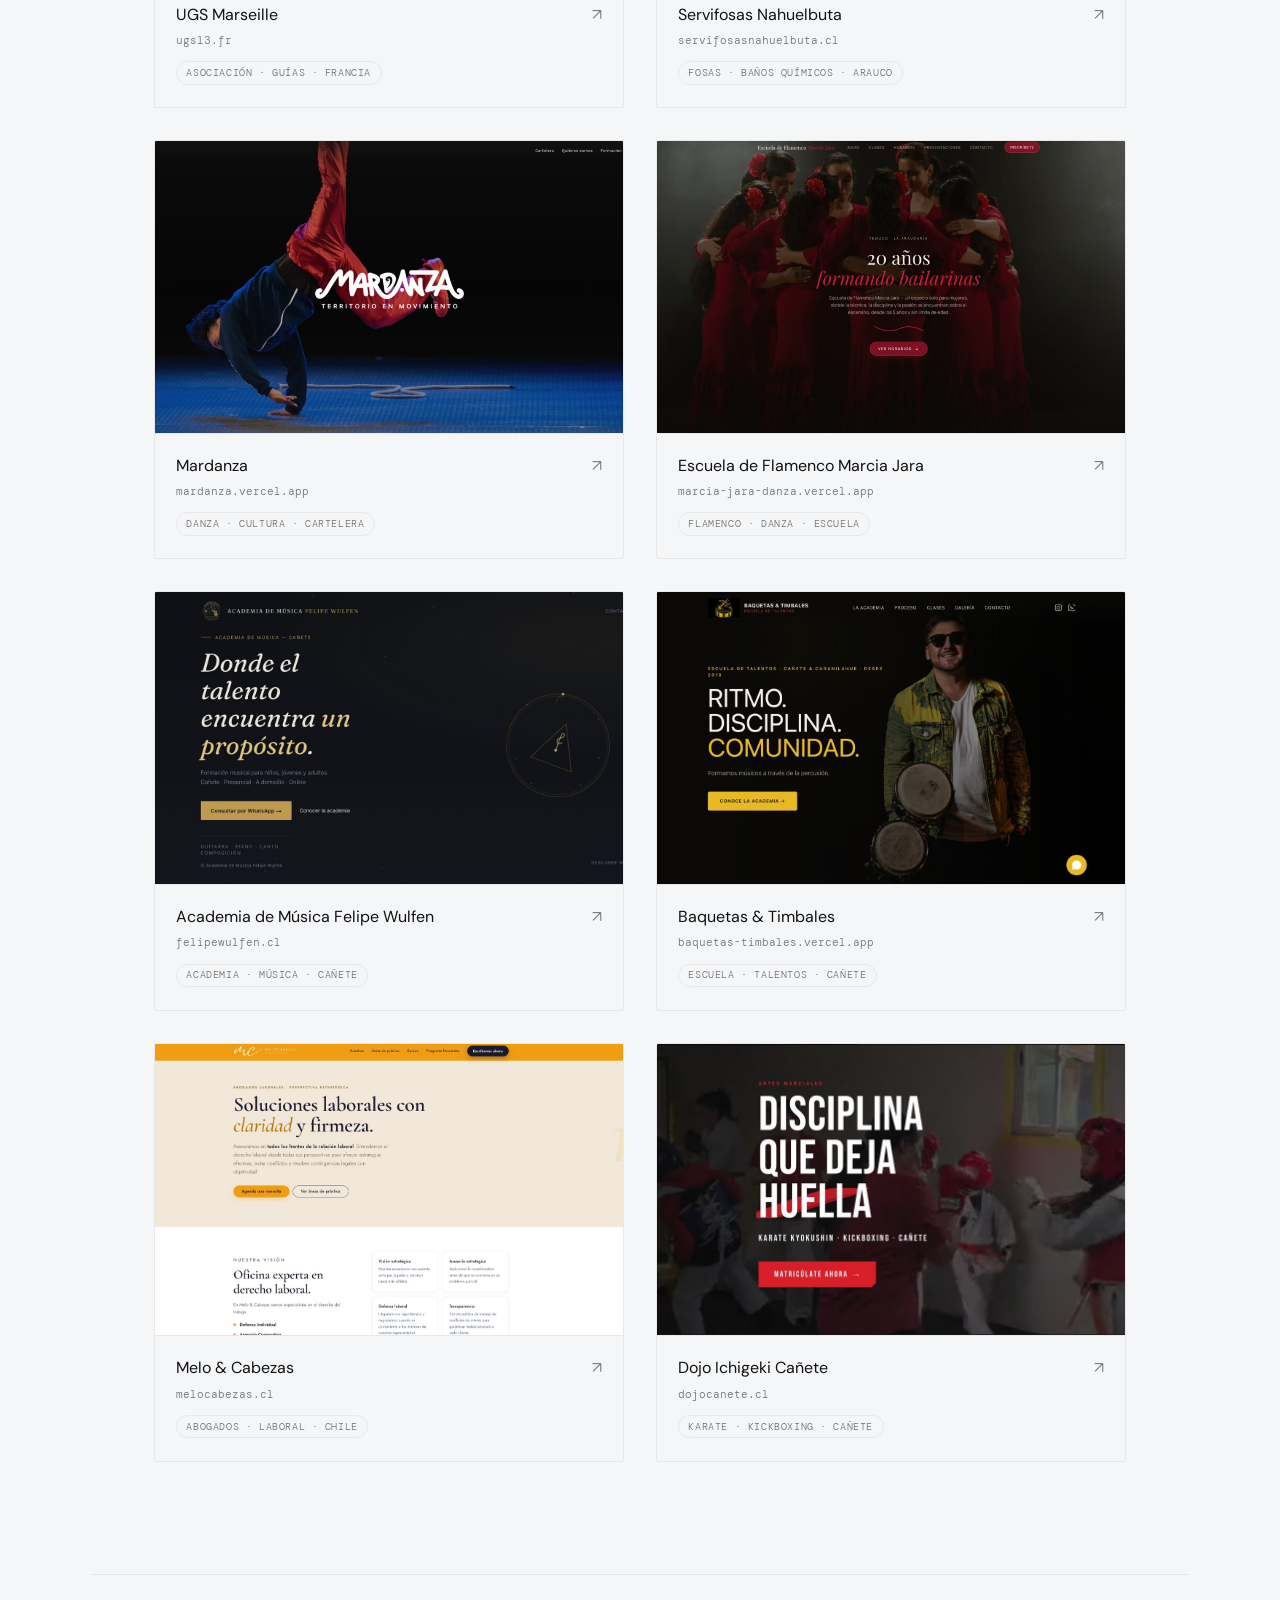
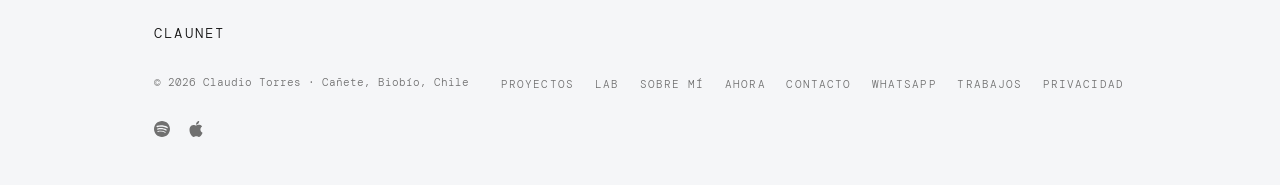
<file: trabajos.html>
<!DOCTYPE html>
<html lang="es">
<head>
<meta charset="UTF-8">
<meta name="viewport" content="width=device-width, initial-scale=1.0">
<title>Trabajos — ClauNet</title>

<!-- OG / Social -->
<meta property="og:title" content="Trabajos — ClauNet">
<meta property="og:description" content="Proyectos web desarrollados por ClauNet: sitios, plataformas y paneles de administración para clientes en Chile y Francia.">
<meta property="og:type" content="website">
<meta property="og:url" content="https://claunet.cl/trabajos.html">
<meta property="og:image" content="https://claunet.cl/og-image.png">
<meta property="og:image:alt" content="Trabajos de ClauNet">
<meta property="og:locale" content="es_CL">
<meta property="og:site_name" content="ClauNet">
<meta name="twitter:card" content="summary_large_image">
<meta name="twitter:title" content="Trabajos — ClauNet">
<meta name="twitter:description" content="Proyectos web desarrollados por ClauNet: sitios, plataformas y paneles de administración para clientes en Chile y Francia.">
<meta name="twitter:image" content="https://claunet.cl/og-image.png">
<meta name="description" content="Proyectos web desarrollados por ClauNet: sitios, plataformas y paneles de administración para clientes en Chile y Francia.">
<meta name="author" content="Claudio Torres">
<meta name="theme-color" content="#f5f6f8" media="(prefers-color-scheme: light)">
<meta name="theme-color" content="#0f0f0f" media="(prefers-color-scheme: dark)">
<link rel="canonical" href="https://claunet.cl/trabajos.html">

<link rel="icon" href="data:image/svg+xml,<svg xmlns='http://www.w3.org/2000/svg' viewBox='0 0 100 100'><defs><linearGradient id='g' x1='0%' y1='0%' x2='100%' y2='100%'><stop offset='0%' stop-color='%235aaeff'/><stop offset='100%' stop-color='%231a6fff'/></linearGradient></defs><path d='M20,62 C10,62 2,54 2,44 C2,35 8,27 17,25 C17,14 26,6 37,6 C44,6 50,9 54,14 C57,9 64,6 72,6 C84,6 94,16 94,28 C95,30 96,32 96,35 C96,35 98,38 98,44 C98,53 90,62 80,62 Z' fill='url(%23g)'/><circle cx='38' cy='38' r='5' fill='white' opacity='0.9'/><circle cx='55' cy='32' r='7' fill='white' opacity='0.9'/><circle cx='72' cy='38' r='5' fill='white' opacity='0.9'/><ellipse cx='30' cy='62' rx='12' ry='7' fill='url(%23g)'/><ellipse cx='55' cy='67' rx='15' ry='8' fill='url(%23g)'/><ellipse cx='78' cy='62' rx='12' ry='7' fill='url(%23g)'/></svg>">
<link rel="preconnect" href="https://fonts.googleapis.com">
<link rel="preconnect" href="https://fonts.gstatic.com" crossorigin>
<link href="https://fonts.googleapis.com/css2?family=DM+Mono:wght@300;400;500&family=DM+Sans:ital,wght@0,300;0,400;0,500;1,300&display=swap" rel="stylesheet">
<link rel="stylesheet" href="base.css">
<link rel="stylesheet" href="style.css">
<link rel="stylesheet" href="cookie-consent.css">
<link rel="stylesheet" href="halloween-effects.css">

<script>
  /* Tema antes del primer pintado: evita el flash de tema.
     La interacción vive en site.js. */
  (function () {
    try {
      var saved = localStorage.getItem('theme');
      var dark = saved ? saved === 'dark'
        : window.matchMedia('(prefers-color-scheme: dark)').matches;
      document.documentElement.setAttribute('data-theme', dark ? 'dark' : 'light');
    } catch (e) {
      document.documentElement.setAttribute('data-theme', 'light');
    }
    document.documentElement.classList.add('js');
    window.addEventListener('load', function () {
      if (!window.__claunetReady) {
        document.documentElement.classList.remove('js');
      }
    });
  })();
</script>
</head>
<body>

<nav class="site-nav" aria-label="Navegación principal">
  <a href="index.html" class="nav-logo" aria-label="ClauNet — inicio">
    <svg class="logo-svg" xmlns="http://www.w3.org/2000/svg" viewBox="0 0 280 100" role="img" aria-label="ClauNet">
      <defs><linearGradient id="cg" x1="0%" y1="0%" x2="100%" y2="100%"><stop offset="0%" style="stop-color:#5aaeff"/><stop offset="100%" style="stop-color:#1a6fff"/></linearGradient></defs>
      <path d="M28,58 C18,58 10,50 10,41 C10,33 15,26 23,24 C23,14 31,7 41,7 C47,7 52,10 56,14 C59,9 65,6 72,6 C83,6 92,15 92,26 C92,27 92,28 91,29 C96,31 100,37 100,43 C100,51 93,58 85,58 Z" fill="url(#cg)"/>
      <circle cx="42" cy="38" r="3.5" fill="white" opacity="0.9"/><circle cx="55" cy="33" r="5" fill="white" opacity="0.9"/><circle cx="70" cy="38" r="3.5" fill="white" opacity="0.9"/>
      <ellipse cx="35" cy="58" rx="9" ry="5" fill="url(#cg)"/><ellipse cx="55" cy="61" rx="11" ry="6" fill="url(#cg)"/><ellipse cx="76" cy="58" rx="9" ry="5" fill="url(#cg)"/>
      <text x="115" y="46" font-family="'DM Mono', monospace" font-size="28" font-weight="500" class="logo-text">Clau<tspan class="logo-accent">Net</tspan></text>
      <text x="116" y="63" font-family="'DM Sans', sans-serif" font-size="10.5" font-weight="300" letter-spacing="1.5" class="logo-sub">SOPORTE · REDES · EQUIPOS · WEB</text>
    </svg>
  </a>
  <ul class="nav-links">
    <li><a href="index.html#work">Proyectos</a></li>
    <li><a href="index.html#lab">Lab</a></li>
    <li><a href="blog.html">Blog</a></li>
    <li><a href="index.html#servicios">Servicios</a></li>
    <li><a href="partners.html">Partners</a></li>
    <li><a href="index.html#about">Sobre mí</a></li>
    <li><a href="index.html#now">Ahora</a></li>
    <li><a href="index.html#contacto">Contacto</a></li>
  </ul>
  <button class="theme-toggle" id="themeToggle" type="button" aria-label="Cambiar tema" aria-pressed="false">
    <svg id="iconSun" class="icon-sun" xmlns="http://www.w3.org/2000/svg" width="18" height="18" viewBox="0 0 24 24" fill="none" stroke="currentColor" stroke-width="2" stroke-linecap="round" stroke-linejoin="round" aria-hidden="true">
      <circle cx="12" cy="12" r="5"/><line x1="12" y1="1" x2="12" y2="3"/><line x1="12" y1="21" x2="12" y2="23"/><line x1="4.22" y1="4.22" x2="5.64" y2="5.64"/><line x1="18.36" y1="18.36" x2="19.78" y2="19.78"/><line x1="1" y1="12" x2="3" y2="12"/><line x1="21" y1="12" x2="23" y2="12"/><line x1="4.22" y1="19.78" x2="5.64" y2="18.36"/><line x1="18.36" y1="5.64" x2="19.78" y2="4.22"/>
    </svg>
    <svg id="iconMoon" class="icon-moon" xmlns="http://www.w3.org/2000/svg" width="18" height="18" viewBox="0 0 24 24" fill="none" stroke="currentColor" stroke-width="2" stroke-linecap="round" stroke-linejoin="round" aria-hidden="true">
      <path d="M21 12.79A9 9 0 1 1 11.21 3 7 7 0 0 0 21 12.79z"/>
    </svg>
  </button>
</nav>

<main>
  <section class="page-hero">
    <p class="section-label">// proyectos</p>
    <h1>Todos los proyectos <em>recientes.</em></h1>
    <p class="subtitle">Algunos de los proyectos web que he desarrollado para clientes.</p>
  </section>

  <section class="portfolio" aria-label="Listado de proyectos">
    <div class="portfolio-grid">

      <a href="https://agendacar.cl" target="_blank" rel="noopener" class="project reveal">
        <div class="project-preview">
          <img src="previews/agendacar-preview.jpg" alt="Vista del sitio de AgendaCar, agenda online para talleres automotrices" width="1920" height="899" loading="lazy" decoding="async">
        </div>
        <div class="project-info">
          <div>
            <p class="project-name">AgendaCar</p>
            <p class="project-url">agendacar.cl</p>
            <span class="project-tag">producto propio · saas · agendamiento</span>
          </div>
          <span class="project-arrow" aria-hidden="true">↗</span>
        </div>
        <span class="sr-only"> (abre en una nueva pestaña)</span>
      </a>

      <a href="https://endorfitness.cl" target="_blank" rel="noopener" class="project reveal">
        <div class="project-preview">
          <img src="previews/endorfitness-preview.jpg" alt="Vista del sitio de Endorfitness" width="1920" height="729" loading="lazy" decoding="async">
        </div>
        <div class="project-info">
          <div>
            <p class="project-name">Endorfitness</p>
            <p class="project-url">endorfitness.cl</p>
            <span class="project-tag">gym · gestión · pagos</span>
          </div>
          <span class="project-arrow" aria-hidden="true">↗</span>
        </div>
        <span class="sr-only"> (abre en una nueva pestaña)</span>
      </a>

      <a href="https://albergo-hostal.vercel.app" target="_blank" rel="noopener" class="project reveal" style="--reveal-delay:0.05s">
        <div class="project-preview">
          <img src="previews/albergo.jpg" alt="Vista del sitio de Albergo Hostal" width="1400" height="631" loading="lazy" decoding="async">
        </div>
        <div class="project-info">
          <div>
            <p class="project-name">Albergo Hostal</p>
            <p class="project-url">albergo-hostal.vercel.app</p>
            <span class="project-tag">hostal · turismo</span>
          </div>
          <span class="project-arrow" aria-hidden="true">↗</span>
        </div>
        <span class="sr-only"> (abre en una nueva pestaña)</span>
      </a>

      <a href="https://ferreteria-la-italiana.vercel.app" target="_blank" rel="noopener" class="project reveal">
        <div class="project-preview">
          <img src="previews/ferreteria.jpg" alt="Vista del sitio de Ferretería La Italiana" width="1400" height="631" loading="lazy" decoding="async">
        </div>
        <div class="project-info">
          <div>
            <p class="project-name">Ferretería La Italiana</p>
            <p class="project-url">ferreteria-la-italiana.vercel.app</p>
            <span class="project-tag">ferretería · catálogo</span>
          </div>
          <span class="project-arrow" aria-hidden="true">↗</span>
        </div>
        <span class="sr-only"> (abre en una nueva pestaña)</span>
      </a>

      <a href="https://ugs13.fr" target="_blank" rel="noopener" class="project reveal" style="--reveal-delay:0.05s">
        <div class="project-preview">
          <img src="previews/ugs.jpg" alt="Vista de la plataforma de UGS Marseille" width="1200" height="559" loading="lazy" decoding="async">
        </div>
        <div class="project-info">
          <div>
            <p class="project-name">UGS Marseille</p>
            <p class="project-url">ugs13.fr</p>
            <span class="project-tag">asociación · guías · Francia</span>
          </div>
          <span class="project-arrow" aria-hidden="true">↗</span>
        </div>
        <span class="sr-only"> (abre en una nueva pestaña)</span>
      </a>

      <a href="https://servifosasnahuelbuta.cl" target="_blank" rel="noopener" class="project reveal">
        <div class="project-preview">
          <img src="previews/servifosas.jpg" alt="Vista del sitio de Servifosas Nahuelbuta" width="1910" height="837" loading="lazy" decoding="async">
        </div>
        <div class="project-info">
          <div>
            <p class="project-name">Servifosas Nahuelbuta</p>
            <p class="project-url">servifosasnahuelbuta.cl</p>
            <span class="project-tag">fosas · baños químicos · Arauco</span>
          </div>
          <span class="project-arrow" aria-hidden="true">↗</span>
        </div>
        <span class="sr-only"> (abre en una nueva pestaña)</span>
      </a>

      <a href="https://mardanza.vercel.app/" target="_blank" rel="noopener" class="project reveal" style="--reveal-delay:0.05s">
        <div class="project-preview">
          <img src="previews/mardanza.jpg" alt="Vista del sitio del Centro Cultural Mardanza" width="1200" height="557" loading="lazy" decoding="async">
        </div>
        <div class="project-info">
          <div>
            <p class="project-name">Mardanza</p>
            <p class="project-url">mardanza.vercel.app</p>
            <span class="project-tag">danza · cultura · cartelera</span>
          </div>
          <span class="project-arrow" aria-hidden="true">↗</span>
        </div>
        <span class="sr-only"> (abre en una nueva pestaña)</span>
      </a>

      <a href="https://marcia-jara-danza.vercel.app/" target="_blank" rel="noopener" class="project reveal">
        <div class="project-preview">
          <img src="previews/marcia-jara.jpg" alt="Vista del sitio de la Escuela de Flamenco Marcia Jara" width="1200" height="547" loading="lazy" decoding="async">
        </div>
        <div class="project-info">
          <div>
            <p class="project-name">Escuela de Flamenco Marcia Jara</p>
            <p class="project-url">marcia-jara-danza.vercel.app</p>
            <span class="project-tag">flamenco · danza · escuela</span>
          </div>
          <span class="project-arrow" aria-hidden="true">↗</span>
        </div>
        <span class="sr-only"> (abre en una nueva pestaña)</span>
      </a>

      <a href="https://www.felipewulfen.cl/" target="_blank" rel="noopener" class="project reveal" style="--reveal-delay:0.05s">
        <div class="project-preview">
          <img src="previews/felipe-wulfen-preview.jpg" alt="Vista del sitio de la Academia de Música Felipe Wulfen" width="1280" height="800" loading="lazy" decoding="async">
        </div>
        <div class="project-info">
          <div>
            <p class="project-name">Academia de Música Felipe Wulfen</p>
            <p class="project-url">felipewulfen.cl</p>
            <span class="project-tag">academia · música · Cañete</span>
          </div>
          <span class="project-arrow" aria-hidden="true">↗</span>
        </div>
        <span class="sr-only"> (abre en una nueva pestaña)</span>
      </a>

      <a href="https://baquetas-timbales.vercel.app/" target="_blank" rel="noopener" class="project reveal">
        <div class="project-preview">
          <img src="previews/baquetas-timbales-preview.jpg" alt="Vista del sitio de Baquetas &amp; Timbales" width="1600" height="800" loading="lazy" decoding="async">
        </div>
        <div class="project-info">
          <div>
            <p class="project-name">Baquetas &amp; Timbales</p>
            <p class="project-url">baquetas-timbales.vercel.app</p>
            <span class="project-tag">escuela · talentos · Cañete</span>
          </div>
          <span class="project-arrow" aria-hidden="true">↗</span>
        </div>
        <span class="sr-only"> (abre en una nueva pestaña)</span>
      </a>

      <a href="https://melocabezas.cl/" target="_blank" rel="noopener" class="project reveal" style="--reveal-delay:0.05s">
        <div class="project-preview">
          <img src="previews/melo-cabezas-preview.jpg" alt="Vista del sitio de Melo &amp; Cabezas, abogados laborales" width="1600" height="800" loading="lazy" decoding="async">
        </div>
        <div class="project-info">
          <div>
            <p class="project-name">Melo &amp; Cabezas</p>
            <p class="project-url">melocabezas.cl</p>
            <span class="project-tag">abogados · laboral · Chile</span>
          </div>
          <span class="project-arrow" aria-hidden="true">↗</span>
        </div>
        <span class="sr-only"> (abre en una nueva pestaña)</span>
      </a>

      <a href="https://dojocanete.cl" target="_blank" rel="noopener" class="project reveal">
        <div class="project-preview">
          <img src="previews/dojo-ichigeki-preview.jpg" alt="Vista del sitio del Dojo Ichigeki Cañete" width="1616" height="586" loading="lazy" decoding="async">
        </div>
        <div class="project-info">
          <div>
            <p class="project-name">Dojo Ichigeki Cañete</p>
            <p class="project-url">dojocanete.cl</p>
            <span class="project-tag">karate · kickboxing · Cañete</span>
          </div>
          <span class="project-arrow" aria-hidden="true">↗</span>
        </div>
        <span class="sr-only"> (abre en una nueva pestaña)</span>
      </a>

    </div>
  </section>
</main>

<footer class="site-footer">
  <p class="footer-brand">ClauNet</p>
  <div class="footer-meta">
    <span>© 2026 Claudio Torres · Cañete, Biobío, Chile</span>
    <ul class="footer-links">
      <li><a href="index.html#work">Proyectos</a></li>
      <li><a href="index.html#lab">Lab</a></li>
      <li><a href="index.html#about">Sobre mí</a></li>
      <li><a href="index.html#now">Ahora</a></li>
      <li><a href="index.html#contacto">Contacto</a></li>
      <li><a href="https://wa.me/56982540503" target="_blank" rel="noopener">WhatsApp</a></li>
      <li><a href="trabajos.html">Trabajos</a></li>
      <li><a href="politica-de-privacidad.html">Privacidad</a></li>
    </ul>
    <div class="footer-socials">
      <a href="https://open.spotify.com/user/clatto?si=ccea19b75a86421c" target="_blank" rel="noopener" aria-label="Spotify" class="footer-social">
        <svg xmlns="http://www.w3.org/2000/svg" width="16" height="16" viewBox="0 0 24 24" fill="currentColor" aria-hidden="true"><path d="M12 0C5.4 0 0 5.4 0 12s5.4 12 12 12 12-5.4 12-12S18.66 0 12 0zm5.521 17.34c-.24.359-.66.48-1.021.24-2.82-1.74-6.36-2.101-10.561-1.141-.418.122-.779-.179-.899-.539-.12-.421.18-.78.54-.9 4.56-1.021 8.52-.6 11.64 1.32.42.18.479.659.301 1.02zm1.44-3.3c-.301.42-.841.6-1.262.3-3.239-1.98-8.159-2.58-11.939-1.38-.479.12-1.02-.12-1.14-.6-.12-.48.12-1.021.6-1.141C9.6 9.9 15 10.561 18.72 12.84c.361.181.54.78.241 1.2zm.12-3.36C15.24 8.4 8.82 8.16 5.16 9.301c-.6.179-1.2-.181-1.38-.721-.18-.601.18-1.2.72-1.381 4.26-1.26 11.28-1.02 15.721 1.621.539.3.719 1.02.419 1.56-.299.421-1.02.599-1.559.3z"/></svg>
      </a>
      <a href="https://music.apple.com/profile/clatto" target="_blank" rel="noopener" aria-label="Apple Music" class="footer-social">
        <svg xmlns="http://www.w3.org/2000/svg" width="16" height="16" viewBox="0 0 24 24" fill="currentColor" aria-hidden="true"><path d="M12.152 6.896c-.948 0-2.415-1.078-3.96-1.04-2.04.027-3.91 1.183-4.961 3.014-2.117 3.675-.546 9.103 1.519 12.09 1.013 1.454 2.208 3.09 3.792 3.039 1.52-.065 2.09-.987 3.935-.987 1.831 0 2.35.987 3.96.948 1.637-.026 2.676-1.48 3.676-2.948 1.156-1.688 1.636-3.325 1.662-3.415-.039-.013-3.182-1.221-3.22-4.857-.026-3.04 2.48-4.494 2.597-4.559-1.429-2.09-3.623-2.324-4.39-2.376-2-.156-3.675 1.09-4.61 1.09zM15.53 3.83c.843-1.012 1.4-2.427 1.245-3.83-1.207.052-2.662.805-3.532 1.818-.78.896-1.454 2.338-1.273 3.714 1.338.104 2.715-.688 3.56-1.702z"/></svg>
      </a>
    </div>
  </div>
</footer>

<!-- Radio flotante — placa colgante, easter egg de ClauNet.
     No reproduce audio aquí: la CSP de este sitio no permite medios
     cross-origin, así que el clic abre el reproductor oficial de
     InternetFM en su propia ventana (href = el mismo reproductor que
     internetfm.com embebe en /music/acid-flashback/, con el stream
     como parámetro; no envía X-Frame-Options ni CSP). -->
<div class="radio-hang">
  <a class="radio-plate" id="radioOpen"
     href="https://internetfm.com/ifm-radio/ifm-player.html?stream=https%3A%2F%2Fcanada1.reliastream.com%2Fproxy%2Fafr%3Fmp%3D%2Fstream&amp;name=Acid+Flashback+Radio&amp;logo=https%3A%2F%2Finternetfm.com%2Fwp-content%2Fuploads%2Fstation-logos%2FAFR.png&amp;meta=https%3A%2F%2Fcanada1.reliastream.com%2Fproxy%2Fafr%2Fcurrentsong%3Fsid%3D1"
     target="_blank" rel="noopener external"
     aria-label="Escuchar Acid Flashback Radio en su reproductor oficial (se abre en una ventana nueva)">
    <!-- silueta: la nube del logo de ClauNet —tres lomas, dos cúspides,
         tres festones— muy rebajada. Un solo <path> de un trazo de 1px,
         detrás del texto; se sale 6px por arriba de la caja del enlace
         para que las lomas respiren sin mover su caja. Es decorativa:
         el nombre accesible lo da el aria-label del <a>. -->
    <svg class="radio-plate__cloud" viewBox="0 0 194 58" preserveAspectRatio="none" aria-hidden="true" focusable="false">
      <defs>
        <linearGradient id="radioCloud" x1="0" y1="0" x2=".35" y2="1">
          <stop class="radio-plate__cloud-top" offset="0"/>
          <stop class="radio-plate__cloud-bottom" offset="1"/>
        </linearGradient>
      </defs>
      <path class="radio-plate__cloud-path" fill="url(#radioCloud)" d="M4,34C4,22 12,4 27,4C35,4 41,7 46,14C51,5 62,2 78,2C93,2 105,7 110,14C117,5 128,3 142,4C160,5 180,10 189,20C191,25 189,34 184,41C178,50 168,55 156,55C145,55 139,51 134,49C128,54 117,57 104,57C90,57 79,53 72,49C66,54 54,56 42,56C28,56 17,52 10,45C6,41 4,38 4,34Z"/>
    </svg>
    <span class="radio-plate__ext" aria-hidden="true">↗</span>
    <span class="radio-plate__title radio-plate__title--idle">¿Mucho silencio?</span>
    <span class="radio-plate__title radio-plate__title--opening">♪ Acid Flashback</span>
    <span class="radio-plate__title radio-plate__title--error">El reproductor no se pudo abrir</span>
    <span class="radio-plate__meta">
      <span class="radio-plate__eq" aria-hidden="true">
        <span class="radio-plate__bar"></span>
        <span class="radio-plate__bar"></span>
        <span class="radio-plate__bar"></span>
      </span>
      <span class="radio-plate__station radio-plate__station--idle">♪ Acid Flashback Radio</span>
      <span class="radio-plate__station radio-plate__station--opening">Abriendo radio…</span>
      <span class="radio-plate__station radio-plate__station--away">↗ Radio externa</span>
    </span>
  </a>
</div>

<!-- WhatsApp flotante — mismo lenguaje visual que el resto del sitio -->
<a class="wa-float" href="https://wa.me/56982540503" target="_blank" rel="noopener" aria-label="Contactar por WhatsApp (abre en una nueva pestaña)">
  <span class="wa-float__mark" aria-hidden="true">
    <svg xmlns="http://www.w3.org/2000/svg" viewBox="0 0 24 24" fill="currentColor" aria-hidden="true"><path d="M17.472 14.382c-.297-.149-1.758-.867-2.03-.967-.273-.099-.471-.148-.67.15-.197.297-.767.966-.94 1.164-.173.199-.347.223-.644.075-.297-.15-1.255-.463-2.39-1.475-.883-.788-1.48-1.761-1.653-2.059-.173-.297-.018-.458.13-.606.134-.133.298-.347.446-.52.149-.174.198-.298.298-.497.099-.198.05-.371-.025-.52-.075-.149-.669-1.612-.916-2.207-.242-.579-.487-.5-.669-.51-.173-.008-.371-.01-.57-.01-.198 0-.52.074-.792.372-.272.297-1.04 1.016-1.04 2.479 0 1.462 1.065 2.875 1.213 3.074.149.198 2.096 3.2 5.077 4.487.709.306 1.262.489 1.694.625.712.227 1.36.195 1.872.118.571-.085 1.758-.719 2.006-1.413.248-.694.248-1.289.173-1.413-.074-.124-.272-.198-.57-.347m-5.421 7.403h-.004a9.87 9.87 0 01-5.031-1.378l-.361-.214-3.741.982.998-3.648-.235-.374a9.86 9.86 0 01-1.51-5.26c.001-5.45 4.436-9.884 9.888-9.884 2.64 0 5.122 1.03 6.988 2.898a9.825 9.825 0 012.893 6.994c-.003 5.45-4.437 9.884-9.885 9.884m8.413-18.297A11.815 11.815 0 0012.05 0C5.495 0 .16 5.335.157 11.892c0 2.096.547 4.142 1.588 5.945L.057 24l6.305-1.654a11.882 11.882 0 005.683 1.448h.005c6.554 0 11.89-5.335 11.893-11.893a11.821 11.821 0 00-3.48-8.413z"/></svg>
  </span>
  <span class="wa-float__label" aria-hidden="true">
    <span class="wa-float__text">Hablemos</span>
    <span class="wa-float__arrow">→</span>
  </span>
</a>

<script src="site.js" defer></script>
<script src="cookie-consent.js"></script>
<script src="halloween-effects.js" defer></script>
</body>
</html>
</file>
<file: base.css>
/* ============================================================
   ClauNet — base
   Fuente única de tokens + cascarón compartido (nav, footer,
   utilidades, reveal). Lo cargan las tres páginas:
     index.html · trabajos.html · politica-de-privacidad.html
   Capas:
     base.css          tokens + cascarón (este archivo)
     home.css          secciones del home
     style.css         trabajos + legal
     cookie-consent.css
   ============================================================ */

/* ===== Reset ===== */
*, *::before, *::after { box-sizing: border-box; margin: 0; padding: 0; }

/* ===== Design tokens =====
   Identidad: azul ClauNet #5aaeff → #1a6fff.
   --muted y --accent-strong ajustados para cumplir contraste
   AA (>= 4.5:1) sobre el fondo correspondiente. */
:root {
  --bg: #f5f6f8;
  --bg2: #f7f7f5;
  --border: #e8e8e8;
  --text: #111111;
  --muted: #707070;          /* 4.7:1 sobre --bg */
  --accent: #1a6fff;         /* marca — títulos grandes y detalles */
  --accent-strong: #0b5ce0;  /* 5.5:1 — acento para texto pequeño */
  --accent2: #5aaeff;
  --font-sans: 'DM Sans', sans-serif;
  --font-mono: 'DM Mono', monospace;
  --container: 1100px;
  --gutter: clamp(1.4rem, 5vw, 4rem);
  --section-y: clamp(4.5rem, 9vw, 7rem);
  --nav-h: 88px;
  --ease: cubic-bezier(0.22, 0.61, 0.36, 1);

  /* Nube de la placa de radio: el azul de marca muy rebajado —arriba
     un pastel azulado, abajo casi blanco— con el borde del mismo azul
     y opacidad moderada. Sobre ese fondo el texto va en
     --accent-strong, que sí cumple contraste AA. */
  --cloud-a: #ecf5ff;
  --cloud-b: #fbfdff;
  --cloud-stroke: rgba(26, 111, 255, 0.26);
  /* Segunda línea de la nube: una sans más humana que la mono. Space
     Grotesk no se carga hoy —el sitio pide DM Mono + DM Sans—, así que
     se resuelve en DM Sans; si algún día se añade, la toma sola. Las
     fuentes globales del sitio no se tocan. */
  --font-plate: 'Space Grotesk', 'DM Sans', sans-serif;
}

@media (prefers-color-scheme: dark) {
  :root:not([data-theme="light"]) {
    --bg: #0f0f0f;
    --bg2: #1a1a1a;
    --border: #232323;
    --text: #f0f0f0;
    --muted: #8a8a8a;          /* 5.6:1 sobre --bg */
    --accent: #4d8fff;
    --accent-strong: #6aa3ff;  /* 7.6:1 sobre --bg */
    --accent2: #6aa3ff;
    --cloud-a: #131a24;        /* en oscuro la nube es azul de marca */
    --cloud-b: #0e1219;        /* apagado, no un blanco que deslumbre */
    --cloud-stroke: rgba(90, 174, 255, 0.3);
  }
}

:root[data-theme="dark"] {
  --bg: #0f0f0f;
  --bg2: #1a1a1a;
  --border: #232323;
  --text: #f0f0f0;
  --muted: #8a8a8a;
  --accent: #4d8fff;
  --accent-strong: #6aa3ff;
  --accent2: #6aa3ff;
  --cloud-a: #131a24;
  --cloud-b: #0e1219;
  --cloud-stroke: rgba(90, 174, 255, 0.3);
}

/* ===== Base ===== */
html {
  scroll-behavior: smooth;
  -webkit-text-size-adjust: 100%;
}

body {
  background: var(--bg);
  color: var(--text);
  font-family: var(--font-sans);
  font-weight: 300;
  line-height: 1.6;
  overflow-x: hidden;
  transition: background 0.3s var(--ease), color 0.3s var(--ease);
}

img { max-width: 100%; }

/* Evita que las anclas queden tapadas por el nav sticky */
[id] { scroll-margin-top: calc(var(--nav-h) + 1rem); }

/* ===== Accesibilidad ===== */
:focus-visible {
  outline: 2px solid var(--accent);
  outline-offset: 3px;
  border-radius: 2px;
}

.sr-only {
  position: absolute;
  width: 1px;
  height: 1px;
  padding: 0;
  margin: -1px;
  overflow: hidden;
  clip-path: inset(50%);
  white-space: nowrap;
  border: 0;
}

/* El botón de tema no tiene sentido sin JS */
html:not(.js) .theme-toggle { display: none; }

/* ===== Nav ===== */
.site-nav {
  position: sticky;
  top: 0;
  z-index: 100;
  display: flex;
  align-items: center;
  justify-content: space-between;
  gap: clamp(1rem, 3vw, 2rem);
  padding: 1.05rem var(--gutter);
  background: var(--bg);
  border-bottom: 1px solid var(--border);
}

/* Nav translúcido — SOLO tema claro.
   Al hacer scroll la textura del hero corre por debajo de la barra; con el
   fondo sólido (--bg) se veía una junta dura entre el nav y la textura. Un
   velo del mismísimo --bg —#f5f6f8 al 82%— y un desenfoque de 12px dejan
   traslucir la textura difuminada y disuelven la junta. No se toca posición,
   alto, padding ni el borde: solo el fondo, y solo en claro. En oscuro el nav
   sigue opaco (ahí ya se ve bien).
   Como el velo deja pasar la brocha oscura del hero, el fondo cae a gris
   medio en el peor punto de scroll y los enlaces (--muted, #707070) bajaban
   a ~3,1:1 (medido 1440/393). Por eso aquí también se fija --nav-link
   (#555555), que mantiene ≥4,5:1 sobre ese fondo con margen (4,7:1 en el
   peor caso, 393px). El logotipo «ClauNet» no cambia (exento por WCAG).
   Se cubren los dos caminos del tema, igual que en los tokens de arriba:
     · [data-theme="light"]          → claro elegido a mano (JS encendido)
     · sin atributo + sistema claro  → claro por defecto (sin JS) */
:root[data-theme="light"] .site-nav {
  --nav-link: #555555;
  background: rgba(245, 246, 248, 0.82);
  -webkit-backdrop-filter: blur(12px);
  backdrop-filter: blur(12px);
}

@media (prefers-color-scheme: light) {
  :root:not([data-theme="dark"]) .site-nav {
    --nav-link: #555555;
    background: rgba(245, 246, 248, 0.82);
    -webkit-backdrop-filter: blur(12px);
    backdrop-filter: blur(12px);
  }
}

.site-nav .nav-logo {
  display: inline-flex;
  align-items: center;
  text-decoration: none;
}

.site-nav .logo-svg { height: 46px; width: auto; display: block; }
.site-nav .logo-text { fill: var(--text); }
.site-nav .logo-accent { fill: var(--accent); }
.site-nav .logo-sub { fill: var(--muted); }

.nav-links {
  list-style: none;
  display: flex;
  align-items: center;
  gap: clamp(1rem, 2.6vw, 2.2rem);
}

.nav-links a {
  position: relative;
  display: inline-block;
  padding-bottom: 0.25rem;
  font-family: var(--font-mono);
  font-size: 0.72rem;
  letter-spacing: 0.14em;
  text-transform: uppercase;
  /* --nav-link lo fija el velo translúcido del tema claro (ver el bloque
     del nav, más arriba): sobre el fondo rebajado --muted (#707070) caía a
     ~3,1:1 en el peor punto de scroll. Donde no está definido (oscuro) cae
     a --muted, el color de siempre. El :hover sigue con --text. */
  color: var(--nav-link, var(--muted));
  text-decoration: none;
  transition: color 0.2s var(--ease);
}

/* underline animado — microinteracción */
.nav-links a::after {
  content: '';
  position: absolute;
  left: 0;
  right: 0;
  bottom: 0;
  height: 1px;
  background: currentColor;
  transform: scaleX(0);
  transform-origin: left;
  transition: transform 0.25s var(--ease);
}

.nav-links a:hover { color: var(--text); }
.nav-links a:hover::after,
.nav-links a:focus-visible::after { transform: scaleX(1); }

/* ===== Theme toggle ===== */
.theme-toggle {
  background: none;
  border: 1px solid var(--border);
  border-radius: 100px;
  padding: 0.45rem 0.6rem;
  cursor: pointer;
  color: var(--muted);
  display: inline-flex;
  align-items: center;
  justify-content: center;
  flex-shrink: 0;
  transition: color 0.2s var(--ease), border-color 0.2s var(--ease);
}

.theme-toggle:hover {
  color: var(--text);
  border-color: var(--accent2);
}

.theme-toggle svg { display: none; }
:root[data-theme="dark"] .theme-toggle .icon-sun { display: block; }
:root[data-theme="light"] .theme-toggle .icon-moon { display: block; }

/* ===== Utilidades compartidas ===== */
.section-label {
  font-family: var(--font-mono);
  font-size: 0.78rem;
  letter-spacing: 0.12em;
  text-transform: uppercase;
  color: var(--muted);
}

.section-title {
  margin-top: 0.9rem;
  font-size: clamp(1.9rem, 4.4vw, 3.1rem);
  font-weight: 300;
  line-height: 1.05;
  letter-spacing: -0.035em;
}

.section-sub {
  margin-top: 1.1rem;
  max-width: 54ch;
  font-size: 1rem;
  line-height: 1.7;
  color: var(--muted);
}

.section-head { margin-bottom: clamp(2.2rem, 5vw, 3.6rem); }

/* Riel de metadata: CAÑETE / CHILE / 2026 / DIGITAL STUDIO */
.meta-rail {
  display: flex;
  flex-wrap: wrap;
  align-items: center;
  gap: 0.5rem 0.9rem;
  font-family: var(--font-mono);
  font-size: 0.66rem;
  letter-spacing: 0.16em;
  text-transform: uppercase;
  color: var(--muted);
  list-style: none;
}

.meta-rail > *:not(:last-child)::after {
  content: '/';
  margin-left: 0.9rem;
  color: var(--accent);
  opacity: 0.6;
}

/* Etiqueta de estado (LAB) */
.status-pill {
  display: inline-flex;
  align-items: center;
  gap: 0.45rem;
  padding: 0.28rem 0.65rem;
  border: 1px solid var(--border);
  border-radius: 100px;
  font-family: var(--font-mono);
  font-size: 0.6rem;
  letter-spacing: 0.14em;
  text-transform: uppercase;
  color: var(--muted);
  white-space: nowrap;
}

.status-dot {
  width: 5px;
  height: 5px;
  border-radius: 50%;
  background: var(--accent);
}

/* ===== Footer ===== */
.site-footer {
  max-width: var(--container);
  margin: 0 auto;
  padding: 3rem var(--gutter);
  border-top: 1px solid var(--border);
  display: flex;
  justify-content: space-between;
  align-items: center;
  gap: 1.6rem 2rem;
  flex-wrap: wrap;
}

.footer-brand {
  font-family: var(--font-mono);
  font-size: 0.85rem;
  letter-spacing: 0.16em;
  text-transform: uppercase;
}

.footer-meta {
  display: flex;
  align-items: center;
  gap: 1.6rem 2rem;
  flex-wrap: wrap;
}

.footer-meta > span {
  font-family: var(--font-mono);
  font-size: 0.68rem;
  color: var(--muted);
}

.footer-links {
  list-style: none;
  display: flex;
  flex-wrap: wrap;
  gap: 0.7rem 1.3rem;
}

.footer-links a {
  font-family: var(--font-mono);
  font-size: 0.68rem;
  letter-spacing: 0.1em;
  text-transform: uppercase;
  color: var(--muted);
  text-decoration: none;
  transition: color 0.2s var(--ease);
}

.footer-links a:hover { color: var(--text); }

.footer-socials {
  display: flex;
  align-items: center;
  gap: 1.1rem;
}

.footer-social {
  display: inline-flex;
  align-items: center;
  justify-content: center;
  color: var(--muted);
  transition: color 0.2s var(--ease);
}

.footer-social svg { width: 16px; height: 16px; display: block; }
.footer-social:hover { color: var(--accent-strong); }

/* ===== WhatsApp flotante =====
   Acción de contacto persistente, derivada del lenguaje del sitio:
   mismo gradiente y ángulo que el isotipo (azul ClauNet, 135°),
   radio 2px como las tarjetas de proyecto, tipografía mono para la
   etiqueta y el acento del sistema para el detalle.
   En reposo es un ícono compacto (54px); con puntero fino se expande
   al hover o al foco y revela «Hablemos». En táctil permanece
   compacto: el nombre accesible viene del aria-label del enlace. */
.wa-float {
  position: fixed;
  right: clamp(0.9rem, 3vw, 1.9rem);
  bottom: calc(clamp(0.9rem, 3vw, 1.9rem) + env(safe-area-inset-bottom, 0px));
  z-index: 90;
  display: inline-flex;
  align-items: center;
  padding: 5px;
  border: 1px solid var(--border);
  border-radius: 2px;
  background: var(--bg);
  color: var(--text);
  text-decoration: none;
  box-shadow: 0 10px 26px rgba(0, 0, 0, 0.1);
  transition: opacity 0.3s var(--ease), transform 0.3s var(--ease),
              visibility 0.3s var(--ease), border-color 0.25s var(--ease),
              box-shadow 0.25s var(--ease);
}

:root[data-theme="dark"] .wa-float {
  box-shadow: 0 10px 26px rgba(0, 0, 0, 0.45);
}

/* Se retira cuando el banner de cookies o el footer ocupan la esquina
   inferior derecha. El footer se detecta con .is-hidden (site.js). */
html:has(.cookie-banner:not(.cookie-hidden)) .wa-float,
.wa-float.is-hidden {
  opacity: 0;
  visibility: hidden;
  transform: translateY(10px);
  pointer-events: none;
}

/* marca: tile geométrico con el gradiente de la identidad.
   Color de tinta = fondo (mismo criterio que .cookie-btn-accept),
   así el contraste se mantiene en claro y oscuro. */
.wa-float__mark {
  flex-shrink: 0;
  width: 44px;
  height: 44px;
  display: flex;
  align-items: center;
  justify-content: center;
  border-radius: 2px;
  background: linear-gradient(135deg, var(--accent), var(--accent-strong));
  color: var(--bg);
}

.wa-float__mark svg { width: 19px; height: 19px; display: block; }

/* etiqueta: colapsada en reposo, se despliega al hover/focus */
.wa-float__label {
  display: flex;
  align-items: center;
  gap: 0.5rem;
  max-width: 0;
  padding-inline: 0;
  overflow: hidden;
  opacity: 0;
  white-space: nowrap;
  font-family: var(--font-mono);
  font-size: 0.72rem;
  letter-spacing: 0.14em;
  text-transform: uppercase;
  transition: max-width 0.3s var(--ease), opacity 0.2s var(--ease),
              padding 0.3s var(--ease);
}

.wa-float__arrow {
  color: var(--accent-strong);
  transition: transform 0.25s var(--ease);
}

@media (hover: hover) and (pointer: fine) {
  .wa-float:hover,
  .wa-float:focus-visible { border-color: var(--accent2); }

  .wa-float:hover .wa-float__label,
  .wa-float:focus-visible .wa-float__label {
    max-width: 7rem;
    padding-inline: 0.85rem 0.4rem;
    opacity: 1;
  }

  .wa-float:hover .wa-float__arrow,
  .wa-float:focus-visible .wa-float__arrow { transform: translateX(2px); }
}

/* ===== Radio flotante — nube colgante (easter egg) =====
   Acid Flashback Radio no se presenta como reproductor: es una nube
   pequeña colgada del borde inferior del nav, arriba a la derecha (el
   WhatsApp vive abajo, así nunca se cruzan). La silueta es la nube del
   logo de ClauNet —tres lomas, dos cúspides, tres festones— muy
   rebajada: el mismo azul de marca, casi blanco, con un trazo de 1px.
   Y es un enlace: el clic abre el reproductor oficial de InternetFM en
   su propia ventana. Ningún audio sale de este sitio —la CSP de Vercel
   solo permite medios same-origin, y no se toca—, así que la nube
   nunca dice «sonando»: dice lo que hace (abrir) y dónde vive la
   radio (fuera). */
/* Las medidas del cordel, juntas y con nombre:
     --cord-tapa  lo que el nav —opaco— tapa por arriba. Reproduce el
                  alto real de la barra (una fila en escritorio, dos en
                  móvil), no --nav-h, que además gobierna el
                  scroll-margin-top de las anclas y no se toca
     --cord-vivo  el tramo que queda a la vista, entre el nav y la nube.
                  Aquí se decide cuánto cuelga la pieza: si crece, la
                  nube baja y el clavo no se mueve —el cordel se alarga
                  por abajo—, así que la cuerda se ve más, no menos
     --loma       lo que la silueta asoma por encima de su propia caja
                  (el inset negativo del <svg>: si cambia, cambia aquí)
     --junta      lo que el cordel se mete dentro de la nube: la placa
                  sube lo mismo —margen negativo— y la nube no se mueve,
                  pero la unión aguanta el 2px que baja al pulsarla
   La suma es el largo del cordel, y el clavo sigue estando arriba,
   fuera de la vista: el borde superior del viewport, detrás del nav.
   Cuerda y nube cuelgan del mismo punto —el contenedor rota entero—
   así que el balanceo no puede descoserlas. */
.radio-hang {
  --cord-tapa: 82px;
  --cord-vivo: 103px;
  --loma: 6px;
  --junta: 2px;
  position: fixed;
  top: 0;
  right: clamp(0.9rem, 3vw, 1.9rem);
  z-index: 90;
  display: flex;
  flex-direction: column;
  align-items: center;
  transform-origin: 50% 0;   /* oscila desde el clavo, no desde el centro */
  animation: radio-swing 12s ease-in-out infinite;
}

/* cordel: arranca en el borde superior del viewport y el nav —opaco—
   lo tapa hasta su línea inferior, así la nube parece colgar de la
   barra y el punto de anclaje nunca queda a la vista. Termina en la
   cúspide central de la silueta y --junta píxeles más adentro, que
   la nube va delante y tapa la unión: ni asoma por debajo ni se
   queda corto */
.radio-hang::before {
  content: '';
  width: 1px;
  height: calc(var(--cord-tapa) + var(--cord-vivo) + var(--loma) + var(--junta));
  background: var(--muted);
  opacity: 0.35;
}

/* aquí no hay <audio>: sin JS la nube sigue sirviendo, porque es un
   <a> al reproductor oficial y el navegador lo abre solo. Con JS solo
   se añade la ventana compacta y el aviso de estado. */

.radio-plate {
  position: relative;        /* ancla el «↗» de la esquina */
  /* la placa sube lo que el cordel se mete en la nube (--junta): el
     largo extra de arriba no mueve la nube ni un píxel */
  margin-top: calc(-1 * var(--junta));
  display: flex;
  flex-direction: column;
  align-items: flex-start;
  gap: 0.3rem;
  padding: 0.5rem 0.68rem;
  /* la caja sigue siendo exactamente la de antes —mismo relleno, mismo
     borde de 1px—, pero el fondo y el borde son transparentes: los
     dibuja la nube. Por eso el tamaño, la posición y el área táctil no
     se mueven ni un píxel */
  border: 1px solid transparent;
  border-radius: 15px;       /* redondea el anillo de foco */
  background: transparent;
  color: var(--accent-strong); /* azul oscuro de marca sobre el pastel */
  text-decoration: none;     /* es un <a>, no un <button> */
  /* el ancho y el alto de la placa anterior: así la nube se dibuja
     siempre sobre la misma caja, diga lo que diga el estado */
  min-width: 187px;
  min-height: 49px;
  /* sin esto el <a> hereda el line-height 1.6 del body y la placa
     crece 6px: el <button> traía «normal» del navegador y esa caja
     es la que se conserva */
  line-height: normal;
  font-family: var(--font-mono);
  text-align: left;
  cursor: pointer;
  -webkit-tap-highlight-color: transparent;
  touch-action: manipulation;
  transition: transform 0.25s var(--ease);
}

/* La silueta: un solo <path> —una forma, un trazo de 1px— dibujado
   detrás del texto. El SVG se sale 6px por arriba de la caja para que
   las lomas de la nube respiren por encima del texto; como crece hacia
   el nav y no hacia abajo, la caja del enlace no se mueve: la nube mide
   visualmente ~184 × 52 en escritorio. */
.radio-plate__cloud {
  position: absolute;
  inset: -6px -3px 0;
  z-index: 0;
  overflow: visible;         /* el trazo no se recorta */
  pointer-events: none;      /* es decorativa: el clic es de la placa */
  /* la sombra sigue la silueta: una caja con el fondo transparente no
     proyecta una sombra creíble */
  filter: drop-shadow(0 7px 16px rgba(0, 0, 0, 0.08));
  transition: filter 0.25s var(--ease);
}

:root[data-theme="dark"] .radio-plate__cloud {
  filter: drop-shadow(0 7px 16px rgba(0, 0, 0, 0.45));
}

.radio-plate__cloud-top { stop-color: var(--cloud-a); }
.radio-plate__cloud-bottom { stop-color: var(--cloud-b); }

.radio-plate__cloud-path {
  stroke: var(--cloud-stroke);
  stroke-width: 1;
  vector-effect: non-scaling-stroke;  /* 1px real en cualquier ancho */
  transition: stroke 0.25s var(--ease);
}

/* solo hay un estado visible a la vez y el texto es la señal: el color
   ilustra, no informa. Y dos registros dentro de la nube: la pregunta
   en la mono —easter egg técnico, un punto más presente— y la radio en
   una sans humana, más pequeña. El azul de marca de la placa tiñe las
   dos líneas */
.radio-plate__title {
  font-size: 0.7rem;
  font-weight: 500;
  letter-spacing: 0.08em;
  text-transform: uppercase;
  white-space: nowrap;
  /* sobre la nube: sin capa propia, el <svg> posicionado —que va
     detrás— taparía el texto */
  position: relative;
  z-index: 1;
}

.radio-plate__title--opening,
.radio-plate__title--error { display: none; }

/* el fallo al abrir es una frase: va en la sans de la placa —la misma
   voz que la línea de la radio— y en una sola línea, para que la caja
   conserve su alto y la silueta de la nube no se deforme */
.radio-plate__title--error {
  max-width: none;
  font-family: var(--font-plate);
  font-weight: 500;
  font-size: 0.6rem;
  line-height: 1.35;
  letter-spacing: 0.01em;
  text-transform: none;
  white-space: nowrap;
  color: var(--muted);
}

.radio-plate__meta {
  display: flex;
  align-items: center;
  gap: 0.45rem;
  font-size: 0.56rem;
  letter-spacing: 0.14em;
  text-transform: uppercase;
  color: var(--muted);
  /* sobre la nube, igual que el título */
  position: relative;
  z-index: 1;
}

/* la línea de la radio: sans, peso medio y tracking moderado — más
   editorial y menos técnica que la mono del título */
.radio-plate__station {
  font-family: var(--font-plate);
  font-weight: 500;
  letter-spacing: 0.12em;
  color: var(--accent-strong);
}

/* «↗» de la esquina: presente desde el reposo —muy tenue— para que el
   clic no prometa algo que no es. Vive dentro de la loma derecha de la
   nube, se apaga cuando el texto de estado ya dice que la radio está
   fuera, y no ocupa espacio: la caja mide lo mismo que antes */
.radio-plate__ext {
  position: absolute;
  top: 0.5rem;
  right: 0.6rem;
  font-size: 0.5rem;
  line-height: 1;
  opacity: 0.45;
  transition: opacity 0.25s var(--ease);
}

.radio-hang.is-opening .radio-plate__ext,
.radio-hang.is-away .radio-plate__ext { opacity: 0; }

/* segunda línea: una sola frase visible, igual que el título */
.radio-plate__station--opening,
.radio-plate__station--away { display: none; }

/* ecualizador: barras planas = detenido, barras llenas = abriendo.
   El alto de la barra —no el color— comunica el estado; por eso al
   abrir también se fija scaleY(1), que sobrevive a la regla de
   animaciones reducidas */
.radio-plate__eq {
  display: flex;
  align-items: flex-end;
  gap: 2px;
  height: 10px;
}

.radio-plate__bar {
  width: 2px;
  height: 100%;
  border-radius: 1px;
  background: var(--accent);  /* azul de marca: más intenso que la nube */
  opacity: 0.45;
  transform: scaleY(0.16);
  transform-origin: bottom;
  transition: opacity 0.25s var(--ease);
}

@keyframes radio-eq {
  0%, 100% { transform: scaleY(0.25); }
  50%      { transform: scaleY(1); }
}

/* colgado en reposo: oscilación apenas perceptible sobre el clavo, y
   centrada en 0 —el cartel cuelga vertical—, para que el reposo no esté
   torcido y el impulso del cursor pueda empezar y acabar justo aquí */
@keyframes radio-swing {
  0%, 100% { transform: rotate(0.6deg); }
  50%      { transform: rotate(-0.6deg); }
}

/* el golpe del cursor sobre la nube: un empujón y cinco excursiones que
   se apagan —≈3 oscilaciones en 2.25s, un periodo de ~0.8s, lo que
   tarda en cruzar un péndulo del largo de este cordel—. Amplitud de
   2.3deg al principio y menos de medio grado al final: frena solo.
   No es un bucle: corre una vez y se queda quieto a 0.6deg, que es
   exactamente donde arranca radio-swing, así que al retirar el cursor
   el reposo entra sin salto. El primer tramo va con ease out —el
   empujón: arranca con energía y llega frenando al primer extremo—;
   el resto hereda el ease-in-out de la regla, que frena en cada
   extremo, como un péndulo de verdad */
@keyframes radio-impulso {
  0%    { transform: rotate(0deg); animation-timing-function: cubic-bezier(0, 0, 0.58, 1); }
  18.2% { transform: rotate(-2.3deg); }
  36.4% { transform: rotate(1.52deg); }
  54.7% { transform: rotate(-1deg); }
  72.9% { transform: rotate(0.66deg); }
  91.1% { transform: rotate(-0.44deg); }
  100%  { transform: rotate(0.6deg); }
}

.radio-hang.is-opening .radio-plate__title--opening,
.radio-hang.is-away .radio-plate__title--opening,
.radio-hang.is-error .radio-plate__title--error { display: inline; }

.radio-hang.is-opening .radio-plate__title--idle,
.radio-hang.is-away .radio-plate__title--idle,
.radio-hang.is-error .radio-plate__title--idle { display: none; }

.radio-hang.is-opening .radio-plate__station--opening,
.radio-hang.is-away .radio-plate__station--away { display: inline; }

.radio-hang.is-opening .radio-plate__station--idle,
.radio-hang.is-away .radio-plate__station--idle { display: none; }

/* abriendo: las barras pulsan mientras la ventana carga el player.
   Es lo único que se mueve, y dura lo que dura el aviso */
.radio-hang.is-opening .radio-plate__bar {
  opacity: 1;
  transform: scaleY(1);
  animation: radio-eq 1.05s ease-in-out infinite;
}

.radio-hang.is-opening .radio-plate__bar:nth-child(2) { animation-duration: 0.8s; }
.radio-hang.is-opening .radio-plate__bar:nth-child(3) { animation-duration: 1.35s; }

/* mientras abre, la placa se mece un poco más rápido. En reposo y en
   «radio externa» las barras quedan planas: aquí no suena nada */
.radio-hang.is-opening { animation-duration: 7s; }

/* no se pudo abrir: el trazo de la nube se vuelve discontinuo, como
   etiqueta descolgada */
.radio-hang.is-error .radio-plate__cloud-path { stroke-dasharray: 5 4; }

.radio-plate:active { transform: translateY(2px); }

/* el foco: el trazo de la nube se enciende y el anillo del navegador se
   separa 9px para rodear toda la silueta —los lomos crecen 6px por
   encima de la caja, y el anillo debe abarcarlos */
.radio-plate:focus-visible .radio-plate__cloud-path { stroke: var(--accent2); }
.radio-plate:focus-visible { outline-offset: 9px; }

@media (hover: hover) and (pointer: fine) {
  /* el cursor entra en la nube: el cartel entero —cordel y nube son la
     misma pieza, giran desde el mismo clavo— recibe el empujón y se
     asienta. Una sola vez, y mientras el cursor siga encima ya no se
     mueve más: es un golpe, no un bucle. Al salir, radio-swing retoma
     desde donde el impulso lo dejó. Solo con puntero fino: en táctil
     no hay cursor que empuje nada.
     Y la nube ya no baja 1px al pasar por encima, como antes: ahora
     que el cordel se ve, cualquier movimiento de la nube sin el cordel
     rompería la pieza. El trazo y la sombra siguen avisando del hover */
  .radio-hang:has(.radio-plate:hover) {
    animation: radio-impulso 2.25s ease-in-out 1 forwards;
  }

  .radio-plate:hover .radio-plate__cloud-path { stroke: var(--accent2); }

  .radio-plate:hover .radio-plate__cloud,
  .radio-plate:focus-visible .radio-plate__cloud {
    filter: drop-shadow(0 9px 20px rgba(0, 0, 0, 0.12));
  }

  :root[data-theme="dark"] .radio-plate:hover .radio-plate__cloud,
  :root[data-theme="dark"] .radio-plate:focus-visible .radio-plate__cloud {
    filter: drop-shadow(0 9px 20px rgba(0, 0, 0, 0.55));
  }
}

/* tablet: placa algo más corta. El cordel mantiene el largo de
   escritorio —el nav sigue siendo de una fila— */
@media (max-width: 900px) {
  .radio-plate {
    gap: 0.26rem;
    padding: 0.46rem 0.6rem;
  }

  .radio-plate__title { font-size: 0.66rem; }
  .radio-plate__meta { font-size: 0.54rem; letter-spacing: 0.12em; }
  .radio-plate__eq { height: 9px; }
}

/* móvil: el letrero deja de COLGAR del nav.
   Antes era una pieza colgante: el cordel dibujaba una liana desde el
   borde superior del viewport —el nav tapaba su tramo de arriba— y la
   nube quedaba a ~46px por debajo de la barra. Como el letrero es fixed,
   esa franja (95–183px, arriba a la derecha) se quedaba clavada ahí y,
   al hacer scroll, tapaba lo que pasara por debajo: el hero, «Sobre mí»,
   «Ahora», el footer. Acortar el cordel no bastaba: seguía habiendo
   liana y la nube seguía cayendo dentro del contenido.
   En móvil se cambia el enfoque: se suprime el cordel por completo y la
   nube se fija directamente bajo la barra, pegada al borde superior del
   área de contenido. El nav móvil mide 94,5–95px en TODO el rango
   (320–615px), así que ese es el punto de anclaje. La barra sigue por
   encima (z-index 100 > 90), de modo que la nube nunca la invade.
   Sigue siendo position: fixed real —no se mueve con el scroll—, pero
   ya no solapa ninguna sección. No se toca el contenido: texto, enlace
   y audio quedan igual.
   Y como aquí la pieza sí queda sobre el contenido al hacer scroll, se
   retira al llegar a «// proyectos»: site.js le pone .is-off cuando el
   hero termina de salir del viewport y la clase la desvanece (0,3s) y
   la saca del camino táctil. Al volver al hero reaparece. Todo esto
   vive SOLO aquí: en escritorio el letrero sigue igual que siempre. */
@media (max-width: 620px) {
  /* ancla viva: la nube cuelga del cordel en escritorio; en móvil el
     cordel desaparece y el alto del contenedor pasa a ser solo el de la
     placa, así que basta con mover el `top` */
  .radio-hang {
    top: calc(95px + 0.4rem);   /* justo bajo la barra (95px) */
    --junta: 0px;               /* sin cordel, no hay unión que absorber */
  }

  /* el fundido al salir del hero: solo opacidad y visibilidad —la
     oscilación de la pieza usa transform, así que no se toca—. Con
     visibilidad en la transición el enlace deja de ser alcanzable con
     Tab justo al terminar el fundido, no antes.
     La transición llega un frame después de cargar (site.js añade
     .is-live): así una recarga a media página no pilla al letrero
     desvaneciéndose —nace ya retirado— y solo los cambios que siguen
     van suaves */
  .radio-hang.is-live {
    transition: opacity 0.3s var(--ease), visibility 0.3s var(--ease);
  }

  /* letrero retirado: en el index lo pone site.js cuando el hero sale
     del viewport, y en blog.html y articulo.html —páginas sin hero— ya
     viene puesto en el propio HTML, así que ahí la placa nace retirada
     y no vuelve. La regla vive dentro de la media query, de modo que
     fuera de móvil no pinta nada: en escritorio el letrero sigue igual
     en todas las páginas. */
  .radio-hang.is-off {
    opacity: 0;
    visibility: hidden;
    pointer-events: none;
  }

  /* el cordel: fuera por completo —ni liana ni punto de anclaje—, para
     que la pieza no dependa de ningún alto colgado del viewport */
  .radio-hang::before { display: none; }

  /* y la placa se encoge un punto más: sigue cómoda de tocar, pero ya no
     compite con el contenido. Conserva la identidad de la nube. */
  .radio-plate {
    gap: 0.2rem;
    padding: 0.4rem 0.48rem;
    min-width: 120px;
    min-height: 38px;
  }

  .radio-plate__title { font-size: 0.5rem; letter-spacing: 0.04em; }
  .radio-plate__meta { font-size: 0.4rem; letter-spacing: 0.09em; gap: 0.26rem; }
  .radio-plate__eq { height: 6px; }
  .radio-plate__title--error { font-size: 0.46rem; }
}

/* ===== Reveal on scroll =====
   El retardo se controla con --reveal-delay en cada elemento,
   en lugar de nth-child, para que sobreviva a reordenamientos. */
.js .reveal {
  opacity: 0;
  transform: translateY(14px);
  transition: opacity 0.6s var(--ease), transform 0.6s var(--ease);
  transition-delay: var(--reveal-delay, 0s);
}

.js .reveal.in {
  opacity: 1;
  transform: none;
}

/* ===== prefers-reduced-motion ===== */
@media (prefers-reduced-motion: reduce) {
  html { scroll-behavior: auto; }

  *, *::before, *::after {
    animation: none !important;
    transition: none !important;
  }

  .js .reveal {
    opacity: 1;
    transform: none;
  }
}

/* La nav ganó un séptimo enlace (Servicios) y de 621 a 820px ya no cabe
   en una sola fila con el logo y el toggle: a 700px el texto de los siete
   pide 392px y la fila deja ~460px, y a 621px la petición (392px) supera
   incluso lo disponible para la lista (~352px, porque .site-nav también
   reparte su propio gap entre logo, lista y botón). En esa banda la nav
   usa la misma composición que en móvil —logo y toggle arriba, enlaces en
   su propia fila a todo el ancho—. Solo se toca la nav. */
@media (min-width: 621px) and (max-width: 820px) {
  .site-nav { flex-wrap: wrap; row-gap: 0.55rem; }

  .nav-links {
    order: 3;
    width: 100%;
    justify-content: space-between;
  }
}

/* Con el octavo enlace (Partners) la banda de arriba se estira: de 821 a
   960px la fila única también se queda corta —a 900px los ocho rótulos
   piden 615px de los 678 que deja la fila, y «Sobre mí» se parte en dos
   líneas (comprobado con captura)— así que ahí se repite la composición
   de dos filas. Mientras Partners fue un hash (`#partners`) el `:has`
   limitaba el cambio a las páginas cuyo nav llevaba ese enlace; desde
   que es página propia (`partners.html`) los seis navs del sitio son
   idénticos —los mismos ocho rótulos—, así que va sin condición. */
@media (min-width: 821px) and (max-width: 960px) {
  .site-nav { flex-wrap: wrap; row-gap: 0.55rem; }

  .site-nav .nav-links {
    order: 3;
    width: 100%;
    justify-content: space-between;
  }
}

/* …y en el tramo estrecho de esa banda (621–659px) los ocho rótulos
   tampoco caben en su propia fila a 0,72rem: a 621px piden 573px y la
   fila da 559px (medido). Un punto menos —el tamaño que ya usa el móvil—
   los deja en 488px. Desde 660px vuelven a 0,72rem: ahí la fila da 594px
   y piden 580px (medido).
   El `$=` que hacía falta mientras el enlace era un hash sobra ya por
   el mismo motivo: con los seis navs iguales la regla se aplica
   siempre y el tramo se comporta como en el home. */
@media (min-width: 621px) and (max-width: 659px) {
  .site-nav .nav-links a {
    font-size: 0.62rem;
    letter-spacing: 0.1em;
    white-space: nowrap;
  }
}

/* ===== Nav / footer — responsive ===== */
@media (max-width: 620px) {
  .site-nav {
    flex-wrap: wrap;
    row-gap: 0.55rem;
    padding: 0.8rem var(--gutter) 0.7rem;
  }

  .site-nav .logo-svg { height: 34px; }

  /* composición móvil: logo + toggle arriba, links en su propia fila.
     Con el octavo enlace (Partners) la fila se queda corta en casi todo
     el ancho móvil —a 393px los ocho textos piden 375px y la fila da
     348px (medido)—, así que el mínimo entre palabras baja a 0.15rem y
     el tamaño va bajando por tramos en las media queries de abajo. No
     cambia nada visible: con space-between el hueco que se ve es
     (ancho − suma)/7, y el gap solo entra en juego cuando la fila va
     justa. Si no cupieran, saltan de fila en vez de partirse dentro del
     enlace. */
  .nav-links {
    order: 3;
    width: 100%;
    flex-wrap: wrap;
    justify-content: space-between;
    gap: 0.5rem 0.15rem;
  }

  .nav-links a {
    font-size: 0.62rem;
    letter-spacing: 0.1em;
    /* un enlace es una unidad: «Sobre mí» ya no se parte en dos líneas */
    white-space: nowrap;
  }

  .site-footer {
    flex-direction: column;
    align-items: flex-start;
    padding: 2.4rem var(--gutter);
  }

  .footer-meta {
    flex-direction: column;
    align-items: flex-start;
    gap: 1rem;
  }
}

/* La fila de enlaces no da para ocho rótulos de 0,62rem en todo el ancho
   móvil, así que el tamaño baja por tramos. Cada corte sale de medir la
   suma real de los ocho textos contra el ancho de la fila (el nav va a
   --gutter de margen, 1,4rem como mínimo, y entre rótulos caben
   7 × 0,15rem = 16,8px) y deja siempre ≥8px de holgura:
     · hasta 620px  0,62rem  suma 375px → cabe desde 437px
     · ≤444px       0,60rem  suma 337px → cabe desde 400px
     · ≤404px       0,56rem  suma 310px → cabe desde 372px
     · ≤374px       0,52rem  suma 288px → cabe desde 350px
     · ≤354px       0,46rem  suma 247px → cabe desde 309px
   El suelo de 0,46rem es el que ya usa el sistema en su texto más
   pequeño (.radio-plate__title--error), así que la nav se queda en una
   sola fila de 320 a 960+px y su alto no cambia. */
@media (max-width: 444px) {
  .nav-links a {
    font-size: 0.6rem;
    letter-spacing: 0.05em;
  }
}

@media (max-width: 404px) {
  .nav-links a {
    font-size: 0.56rem;
    letter-spacing: 0.04em;
  }
}

@media (max-width: 374px) {
  .nav-links a {
    font-size: 0.52rem;
    letter-spacing: 0.04em;
  }
}

@media (max-width: 354px) {
  .nav-links a {
    font-size: 0.46rem;
    letter-spacing: 0.02em;
  }
}
</file>
<file: home.css>
/* ============================================================
   ClauNet — home
   Solo las secciones del home. Los tokens, el nav, el footer y
   las utilidades viven en base.css.
   Orden del scroll: hero → work → lab → servicios → about → now → contact
   ============================================================ */

/* ===== Cascarón de sección ===== */
.work,
.lab,
.services,
.about,
.now,
.contact {
  max-width: var(--container);
  margin: 0 auto;
  padding: var(--section-y) var(--gutter);
  border-top: 1px solid var(--border);
}

/* ===== Hero ===== */
/* Distribución vertical: el bloque de arriba (kicker → lede) se centra en
   el aire libre que queda POR ENCIMA del pie, y el pie (.hero-foot, el riel
   de metadata) se ancla a la base. El sobrante de centrado —que en pantallas
   altas llegaba a ~190px de aire muerto al final del hero— lo reparten los
   márgenes automáticos de .hero-kicker (arriba) y .hero-lede (abajo). Como
   el bloque superior absorbe la mitad de arriba, no se mueve: solo baja el
   pie. El padding-bottom se mantiene corto para que el riel cierre el hero
   sin hueco muerto bajo él. */
.hero {
  min-height: calc(100svh - var(--nav-h));
  max-width: var(--container);
  margin: 0 auto;
  padding: clamp(3.5rem, 9vh, 6rem) var(--gutter) clamp(2.5rem, 6vh, 4rem);
  display: flex;
  flex-direction: column;
  justify-content: flex-start;
}

/* ===== Hero — fondo editorial (prueba reversible) =====
   La textura de papel/cemento vive SOLO en este bloque: un ::before a
   sangre (100vw) detrás del texto. Ni el HTML, ni el nav, ni la nube de
   la radio, ni el botón de WhatsApp cambian una línea. Para revertir la
   prueba basta con borrar este bloque completo: las reglas existentes de
   .hero y de los textos siguen intactas, aquí solo se gana por
   especificidad (.hero .algo).

   ▸ Composición. La imagen (1983×793, ratio 2,5:1) es muy apaisada y el
     hero es alto: con `cover` el recorte es siempre lateral (se ve el
     71% del ancho en escritorio y ~25% en móvil), nunca vertical. Por
     eso solo manda `background-position` horizontal:
       - anclada a la IZQUIERDA el negativo limpio cae bajo el titular y
         el texto pequeño; las pinceladas (borde derecho, esquina
         superior derecha y barrida inferior) quedan fuera del recorte o
         en el borde inferior derecho;
       - anclada al centro o a la derecha la tinta entra debajo del
         titular y de los párrafos.
   ▸ Peso. El JPEG maestro de 1983 px pesa 475 KB y ya no lo carga el
     CSS: se sirve un derivado de 1600 px por ancho, en WebP q80
     (`claunet-hero-editorial-preview-1600.webp`, 137 KB, 3,5× menos) con
     su JPEG q82 homólogo (`…-preview-1600.jpg`, 215 KB) de respaldo. El
     maestro se queda en `previews/` como fuente, siguiendo la convención
     `-preview` de la carpeta.
     Ambos conservan el ratio del maestro (2,5:1), así que el recorte
     —que depende del ratio, no del tamaño— es el mismo elija el que
     elija el navegador. A 1600 px el hero de escritorio escala la
     textura 1,27× (con el maestro era 1,02×) y el de móvil la reduce
     (0,95×): sobre este grano, con el velo encima, no se aprecia; si
     alguna vez molestara, basta con subir el derivado al ancho maestro.
   ▸ Velo de contraste. Encima de la textura va un degradado del color de
     página: opaco donde viven titular, manifiesto y párrafos, disuelto
     al 82% para no borrar las pinceladas. Sin él el grano y las
     salpicaduras dejaban el texto pequeño en 1,2–1,8:1. Con él, y con la
     tinta del hero un punto más oscura (--hero-ink), el texto pequeño
     mide 8,7–10,9:1 y el titular 12,0–13,0:1. El caso apretado es
     «Ideas.»: en escritorio mide 4,15–4,27:1, pero a 30,4 px cuenta como
     texto grande (umbral 3:1); en móvil la línea baja a 19,2 px y le toca
     el 4,5:1 estricto, así que el bloque de móvil sube las dos primeras
     paradas del velo y lo deja en 4,77:1 (ver más abajo). Medido en
     1440/1280/393/360: 28/28 filas en AA, ninguna por debajo.
   ▸ Los dos temas. La capa vive en claro y en oscuro: es la MISMA escena
     con dos maestros, así que hereda encuadre y estructura y solo cambia
     el velo, que toma el --bg de cada tema (claro #f5f6f8, oscuro
     #0f0f0f). Las PARADAS del velo son las mismas en los dos temas —los
     mismos tramos y los mismos alfas—, pero la tinta del hero no: el
     maestro oscuro, aunque su media es muy baja (29/255 frente a 119 del
     claro), esconde un trazo fino y brillante que cruza justo por la
     banda del manifiesto y del párrafo. Ahí la --muted del tema
     (#8a8a8a) no llega al 4,5:1 (3,4:1 simulado, 3,6:1 medido en 1280),
     así que el hero oscuro también se da su propia tinta, #c8c8c8, en
     espejo de la que el claro se da (#2f2f2f) por el mismo motivo: ganar
     margen sobre una textura que no controla. */
.hero {
  position: relative;
  isolation: isolate;
  /* Tinta del hero sobre la textura. En claro el texto pequeño sube a
     #2f2f2f (8,7–10,9:1 sobre el velo) y «Ideas.» usa el azul oscuro de
     marca --accent-strong (4,15–4,27:1 en escritorio, donde es texto
     grande, y 4,77:1 en móvil). En oscuro el texto pequeño sube a
     #c8c8c8 —el espejo de ese #2f2f2f, ver la nota del tema oscuro más
     abajo— y «Ideas.» se queda con --accent (#4d8fff), que sobre el velo
     oscuro mide 5,9:1 (texto grande, umbral 3:1). */
  --hero-ink: #2f2f2f;
  --hero-accent: var(--accent-strong);

  /* Tinta de los efectos decorativos (líneas técnicas, marcas, grano y
     barrido). Se dan como canales + alfa, y todos pasan por --fx-factor:
     así el bloque de móvil baja la intensidad de golpe —sin repetir
     colores ni pelear con la cascada de temas— y el tema oscuro solo
     cambia los números. */
  --fx-rgb: 26, 111, 255;
  --fx-a-line: 0.12;
  --fx-a-soft: 0.07;
  --fx-a-dot: 0.22;
  --fx-grano-a: 0.09;
  --fx-barrido-a: 0.4;
  --fx-factor: 1;
  --fx-line: rgba(var(--fx-rgb), calc(var(--fx-a-line) * var(--fx-factor)));
  --fx-line-soft: rgba(var(--fx-rgb), calc(var(--fx-a-soft) * var(--fx-factor)));
  --fx-dot: rgba(var(--fx-rgb), calc(var(--fx-a-dot) * var(--fx-factor)));
  --fx-grano: calc(var(--fx-grano-a) * var(--fx-factor));
  --fx-barrido: calc(var(--fx-barrido-a) * var(--fx-factor));
}

.hero .hero-kicker,
.hero .quote,
.hero .hero-lede,
.hero .meta-rail { color: var(--hero-ink); }

.hero .manifesto .line-accent { color: var(--hero-accent); }

.hero::before {
  content: '';
  position: absolute;
  top: 0;
  bottom: 0;
  left: 50%;
  width: 100vw;
  transform: translateX(-50%);
  z-index: -1;               /* detrás del texto: el body queda detrás */
  pointer-events: none;      /* es decorativa: no intercepta clics */
  /* Dos capas en el mismo ::before: el velo encima (el degradado va
     primero) y la textura debajo. El velo es --bg claro (#f5f6f8) en
     número porque esta capa no llega a pintarse nunca en oscuro.
     1) Respaldo: velo + JPEG.  */
  background-image:
    linear-gradient(90deg, rgba(245, 246, 248, 0.9) 0%, rgba(245, 246, 248, 0.55) 45%, rgba(245, 246, 248, 0) 82%),
    url('previews/claunet-hero-editorial-preview-1600.jpg');
  /* 2) Preferente: velo + WebP. Si el navegador no entiende image-set()
     descarta esta declaración entera y se queda con la de arriba, así
     que nunca llega a pedir un formato que no sepa pintar. */
  background-image:
    linear-gradient(90deg, rgba(245, 246, 248, 0.9) 0%, rgba(245, 246, 248, 0.55) 45%, rgba(245, 246, 248, 0) 82%),
    image-set(url('previews/claunet-hero-editorial-preview-1600.webp') type('image/webp'),
              url('previews/claunet-hero-editorial-preview-1600.jpg') type('image/jpeg'));
  background-repeat: no-repeat;
  background-size: cover;
  background-position: left center;
  /* entrada del fondo (Efecto 6): un fundido corto que arranca en el
     mismo compás que los títulos. Con prefers-reduced-motion base.css
     apaga la animación y la textura queda estática, ya a la vista. */
  animation: hero-bg-in 0.9s var(--ease) both;
}

/* En móvil la ventana visible se cierra a ~un cuarto del ancho de la
   imagen: se ancla algo a la derecha para que asomen las salpicaduras y
   el arranque de la barrida inferior, pero sin que la tinta llegue
   debajo del titular ni del párrafo. No es el mismo recorte que en
   escritorio.
   Aquí el velo además sube. Al cruzar el breakpoint el manifiesto baja a
   19,2 px, así que «Ideas.» deja de contar como texto grande y le toca el
   4,5:1 estricto, no el 3:1 del escritorio; con las paradas de escritorio
   se quedaba en 4,48:1. Sube solo el primer tramo (0,96 y 0,62) y el
   resto del degradado —incluido el 0 al 82%— no se toca, así que la
   textura del extremo derecho se ve igual que en escritorio. Medido:
   «Ideas.» pasa a 4,77:1 en 393 px y en 360 px (su percentil 2 y 98
   quedan en 4,60:1 y 4,51:1, también por encima del umbral).
   Van las dos declaraciones (respaldo y image-set) para que el camino
   sin image-set() reciba también este velo. */
@media (max-width: 620px) {
  .hero::before {
    background-position: 30% center;
    background-image:
      linear-gradient(90deg, rgba(245, 246, 248, 0.96) 0%, rgba(245, 246, 248, 0.62) 45%, rgba(245, 246, 248, 0) 82%),
      url('previews/claunet-hero-editorial-preview-1600.jpg');
    background-image:
      linear-gradient(90deg, rgba(245, 246, 248, 0.96) 0%, rgba(245, 246, 248, 0.62) 45%, rgba(245, 246, 248, 0) 82%),
      image-set(url('previews/claunet-hero-editorial-preview-1600.webp') type('image/webp'),
                url('previews/claunet-hero-editorial-preview-1600.jpg') type('image/jpeg'));
  }
}

/* ── Tema oscuro: la misma escena en su versión de tinta oscura ──
   No hay segundo encuadre que inventar: `claunet-hero-editorial-dark` es
   la misma composición con el papel en negro (media 29/255 frente a 119
   del maestro claro), así que hereda cover, el anclaje a la izquierda en
   escritorio y el 30% en móvil, y el mismo apagado al 82%. Las paradas
   del velo son idénticas a las del claro; solo cambia el color, que pasa
   a --bg oscuro (#0f0f0f) en número.
   La tinta SÍ cambia respecto a los tokens del tema. El maestro oscuro
   no es plano: un trazo fino y brillante (pico ~90–130/255 en el maestro
   de 1600, frente a una media de 29) cruza la banda del manifiesto y del
   párrafo. Sobre ese trazo la --muted del tema (#8a8a8a) se queda en
   3,4:1 (simulación) y 3,6:1 (medición real en 1280), por debajo del
   4,5:1 del texto normal. La salida es la misma jugada que en claro, solo
   que al revés: el hero se da su propia tinta, #c8c8c8, y «Ideas.» se
   queda con --accent (#4d8fff). El valor no es a ojo: en claro la --muted
   (#707070) está a 134/255 del fondo y la tinta del hero (#2f2f2f) a
   199/255, 1,485× más lejos; aplicado al fondo oscuro (#0f0f0f) sobre la
   --muted (#8a8a8a) eso da 15 + 1,485·123 ≈ 198, que redondeado es
   #c8c8c8. Medido con esa tinta el peor caso sube a 6,9:1 en 1280 y 9,9:1
   en 1440: 8/8 elementos en AA. Se cubren los dos caminos de tema del
   sitio (atributo del toggle y prefers-color-scheme). */
:root[data-theme="dark"] .hero {
  --hero-ink: #c8c8c8;
  --hero-accent: var(--accent);
  /* los efectos decorativos suben un punto en oscuro: sobre tinta negra
     una línea al 12% se pierde, y el azul de marca claro (120, 182, 255)
     lee mejor que el oscuro del tema claro */
  --fx-rgb: 120, 182, 255;
  --fx-a-line: 0.2;
  --fx-a-soft: 0.11;
  --fx-a-dot: 0.34;
  --fx-grano-a: 0.12;
  --fx-barrido-a: 0.55;
}
:root[data-theme="dark"] .hero::before {
  display: block;
  background-image:
    linear-gradient(90deg, rgba(15, 15, 15, 0.9) 0%, rgba(15, 15, 15, 0.55) 45%, rgba(15, 15, 15, 0) 82%),
    url('previews/claunet-hero-editorial-dark-preview-1600.jpg');
  background-image:
    linear-gradient(90deg, rgba(15, 15, 15, 0.9) 0%, rgba(15, 15, 15, 0.55) 45%, rgba(15, 15, 15, 0) 82%),
    image-set(url('previews/claunet-hero-editorial-dark-preview-1600.webp') type('image/webp'),
              url('previews/claunet-hero-editorial-dark-preview-1600.jpg') type('image/jpeg'));
}

/* En móvil el velo oscuro sube en las mismas dos paradas que el claro, y
   por el mismo motivo: al cruzar el breakpoint el manifiesto baja a
   19,2 px, así que «Ideas.» deja de contar como texto grande y le toca el
   4,5:1 estricto. El resto del degradado —incluido el 0 al 82%— no se
   toca, así que las pinceladas del extremo derecho se ven igual que en
   escritorio y que en claro. Van las dos declaraciones para que el camino
   sin image-set() reciba también este velo. */
@media (max-width: 620px) {
  :root[data-theme="dark"] .hero::before {
    background-image:
      linear-gradient(90deg, rgba(15, 15, 15, 0.96) 0%, rgba(15, 15, 15, 0.62) 45%, rgba(15, 15, 15, 0) 82%),
      url('previews/claunet-hero-editorial-dark-preview-1600.jpg');
    background-image:
      linear-gradient(90deg, rgba(15, 15, 15, 0.96) 0%, rgba(15, 15, 15, 0.62) 45%, rgba(15, 15, 15, 0) 82%),
      image-set(url('previews/claunet-hero-editorial-dark-preview-1600.webp') type('image/webp'),
                url('previews/claunet-hero-editorial-dark-preview-1600.jpg') type('image/jpeg'));
  }
}

@media (prefers-color-scheme: dark) {
  :root:not([data-theme="light"]) .hero {
    --hero-ink: #c8c8c8;
    --hero-accent: var(--accent);
    --fx-rgb: 120, 182, 255;
    --fx-a-line: 0.2;
    --fx-a-soft: 0.11;
    --fx-a-dot: 0.34;
    --fx-grano-a: 0.12;
    --fx-barrido-a: 0.55;
  }
  :root:not([data-theme="light"]) .hero::before {
    display: block;
    background-image:
      linear-gradient(90deg, rgba(15, 15, 15, 0.9) 0%, rgba(15, 15, 15, 0.55) 45%, rgba(15, 15, 15, 0) 82%),
      url('previews/claunet-hero-editorial-dark-preview-1600.jpg');
    background-image:
      linear-gradient(90deg, rgba(15, 15, 15, 0.9) 0%, rgba(15, 15, 15, 0.55) 45%, rgba(15, 15, 15, 0) 82%),
      image-set(url('previews/claunet-hero-editorial-dark-preview-1600.webp') type('image/webp'),
                url('previews/claunet-hero-editorial-dark-preview-1600.jpg') type('image/jpeg'));
  }
  @media (max-width: 620px) {
    :root:not([data-theme="light"]) .hero::before {
      background-image:
        linear-gradient(90deg, rgba(15, 15, 15, 0.96) 0%, rgba(15, 15, 15, 0.62) 45%, rgba(15, 15, 15, 0) 82%),
        url('previews/claunet-hero-editorial-dark-preview-1600.jpg');
      background-image:
        linear-gradient(90deg, rgba(15, 15, 15, 0.96) 0%, rgba(15, 15, 15, 0.62) 45%, rgba(15, 15, 15, 0) 82%),
        image-set(url('previews/claunet-hero-editorial-dark-preview-1600.webp') type('image/webp'),
                  url('previews/claunet-hero-editorial-dark-preview-1600.jpg') type('image/jpeg'));
    }
  }
}

/* ── Deriva del puntero (solo escritorio y solo tema oscuro) ──
   Este bloque NO cambia el encuadre en reposo: la capa a sangre se
   ensancha 12px por lado —que quedan fuera de la ventana y recorta la
   guarda del desborde, unas líneas más abajo— y la posición de fondo sube
   esos mismos 12px, de modo que la textura sigue anclada exactamente al
   borde izquierdo de siempre. El desplazamiento (--hero-px, lo escribe
   site.js) va con transform: mueve la capa entera, así que `cover` no
   puede dejar hueco por ningún lado. El eje Y no se toca a propósito: con
   estas proporciones `cover` no deja holgura vertical y arrastrar la
   textura dejaría una franja sin imagen en el borde inferior del hero. La
   profundidad la da .hero-fx, que sí se mueve en los dos ejes dentro de la
   sección. */
@media (min-width: 621px) {
  :root[data-theme="dark"] .hero::before {
    width: calc(100vw + 24px);
    background-position: 12px center;
    transform: translate3d(calc(-50% + var(--hero-px, 0px)), 0, 0);
  }
}

@media (min-width: 621px) and (prefers-color-scheme: dark) {
  :root:not([data-theme="light"]) .hero::before {
    width: calc(100vw + 24px);
    background-position: 12px center;
    transform: translate3d(calc(-50% + var(--hero-px, 0px)), 0, 0);
  }
}

/* ── Guarda del desborde ──
   La capa a sangre del hero se pasa 12px por cada lado —y site.js la corre
   hasta 6px más— para no dejar nunca una tira sin textura al moverla. Ese
   sobrante se recorta aquí, en main, y no en el hero: recortar el hero
   cortaría la propia textura a sangre. Solo actúa en el eje X (el Y sigue
   visible, así que ni el anclaje ni el scroll notan nada) y las piezas
   fijas del sitio —radio y WhatsApp— viven fuera de main, de modo que
   tampoco las roza. Si el navegador no entiende `overflow: clip` la regla
   se descarta y la página queda como estaba: el sobrante lo recorta el
   viewport, que ya lleva overflow-x: hidden en base.css. */
main { overflow-x: clip; }

.hero-kicker {
  /* ancla superior: absorbe la mitad del sobrante y mantiene centrado
     el bloque de contenido (título, manifiesto, etc.) sobre el pie */
  margin-top: auto;
  margin-bottom: clamp(1.6rem, 4vh, 2.6rem);
  font-family: var(--font-mono);
  font-size: 0.74rem;
  letter-spacing: 0.34em;
  text-transform: uppercase;
  color: var(--muted);
}

.hero-title {
  font-size: clamp(3rem, 9.5vw, 8rem);
  font-weight: 300;
  line-height: 0.92;
  letter-spacing: -0.045em;
}

.manifesto {
  margin-top: clamp(2rem, 5vh, 3.4rem);
  font-size: clamp(1.2rem, 2.6vw, 1.9rem);
  font-weight: 300;
  line-height: 1.3;
}

.manifesto .line { display: block; }
.manifesto .line-accent { color: var(--accent); }

.quote {
  margin-top: 1.8rem;
  font-family: var(--font-mono);
  font-size: 0.86rem;
  color: var(--muted);
}

.hero-lede {
  margin-top: 2.4rem;
  /* ancla inferior: absorbe la otra mitad del sobrante y empuja el pie
     (.hero-foot) hasta la base del hero */
  margin-bottom: auto;
  max-width: 46ch;
  font-size: clamp(0.95rem, 1.4vw, 1.05rem);
  line-height: 1.7;
  color: var(--muted);
}

/* riel de metadata sobre su propia línea de base (sin CTA: «// proyectos»
   ya asoma justo debajo del hero, así que no hace falta ancla de scroll).
   El riel es el único hijo, de modo que se alinea a la izquierda y no
   queda hueco a la derecha. */
.hero-foot {
  margin-top: clamp(2.6rem, 7vh, 4.4rem);
  padding-top: 1.4rem;
  border-top: 1px solid var(--border);
  display: flex;
  align-items: center;
  justify-content: flex-start;
}

/* ===== Hero — capa decorativa (los efectos «vivos») =====
   Cuatro capas detrás del contenido, todas inertes (pointer-events: none)
   y todas por debajo del texto (z-index negativo dentro del contexto
   aislado del hero), así que no estorban a nada: ni a la selección de
   texto, ni a los clics, ni a la navegación, ni a la radio, ni al
   WhatsApp, ni al conmutador de tema.
     .hero::before      textura editorial de siempre — aquí solo se le anima la deriva
     .hero-fx::before   líneas técnicas: dos hairlines, un trazo vertical y dos marcas
     .hero-fx::after    barrido azul ocasional sobre la hairline larga
     .hero::after       grano: una baldosa SVG en línea, sin imágenes nuevas
   El parallax solo escribe --hero-px / --hero-py, y solo desde site.js en
   escritorio oscuro: en móvil y en claro valen 0 y no se pinta distinto. */

/* La capa decorativa es el hero menos un canto: así un desplazamiento de
   6px nunca asoma fuera de la sección (ni bajo la barra ni sobre
   «// proyectos») y no hay nada que recortar. Va en 3D para que el
   desplazamiento se componga en la GPU en vez de repintar el fondo; los
   dos ejes llevan fracciones distintas (0,5 en X y 0,75 en Y) para que la
   retícula no quede pegada a la textura: las líneas se quedan más firmes
   que el papel, que es el que más se mueve. */
.hero-fx {
  position: absolute;
  inset: 8px 10px;
  z-index: -1;
  pointer-events: none;
  transform: translate3d(calc(var(--hero-px, 0px) * 0.5), calc(var(--hero-py, 0px) * 0.75), 0);
}

/* Líneas técnicas: cinco capas de fondo en un único pseudo-elemento —sin
   SVG, sin imágenes y sin nodos extra—, todas ancladas al borde derecho
   de la retícula, que es donde la composición editorial deja aire. La
   hairline larga tiende una regla por el centro del hero, la corta cierra
   el bloque antes del riel de metadata, el trazo vertical acompaña a la
   línea azul de la imagen y las dos marcas cuadradas rematan los trazos
   horizontales. Las dos alturas (45% y 77%) están elegidas sobre la
   geometría medida —escaneo de tinta por filas en 1280, 1440 y 1680 de
   escritorio y en 360 y 393 de móvil—: caen en huecos sin letras en la
   mitad derecha en todos esos tamaños, así que ninguna línea pasa por
   debajo de una palabra. Todas nacen con un degradado a transparente,
   así que más que líneas parecen un rastro: no hay ningún canto duro que
   compita con el titular. */
.hero-fx::before {
  content: '';
  position: absolute;
  inset: 0;
  background-image:
    linear-gradient(var(--fx-dot), var(--fx-dot)),
    linear-gradient(var(--fx-dot), var(--fx-dot)),
    linear-gradient(90deg, rgba(var(--fx-rgb), 0) 0%, var(--fx-line) 26%, var(--fx-line) 100%),
    linear-gradient(90deg, rgba(var(--fx-rgb), 0) 0%, var(--fx-line-soft) 34%, var(--fx-line-soft) 100%),
    linear-gradient(180deg, rgba(var(--fx-rgb), 0) 0%, var(--fx-line-soft) 22%, var(--fx-line-soft) 100%);
  background-size: 3px 3px, 3px 3px, 48% 1px, 32% 1px, 1px 22%;
  background-position: 100% 45%, 100% 77%, 100% 45%, 100% 77%, 100% 28%;
  background-repeat: no-repeat;
  animation: hero-fx-in 1.1s var(--ease) 0.18s both;
}

/* Barrido azul: un tramo de luz que recorre la hairline larga de vez en
   cuando —2,6s de viaje cada 26s—, lineal y muy tenue. Se anima la
   POSICIÓN del degradado sobre un trazo de 1px de alto, así que el
   repintado es mínimo y no hace falta ni un nodo más. La pausa larga y la
   opacidad baja lo dejan en detalle técnico accidental, no en un láser.
   La opacidad base es 0: sin animación (prefers-reduced-motion) el
   barrido simplemente no existe. */
.hero-fx::after {
  content: '';
  position: absolute;
  top: 45%;                 /* la misma altura que la hairline larga */
  left: 52%;
  right: 0;
  height: 1px;
  background-image: linear-gradient(90deg,
    rgba(160, 210, 255, 0) 0%, rgba(160, 210, 255, 0) 42%,
    rgba(160, 210, 255, 0.85) 50%,
    rgba(160, 210, 255, 0) 58%, rgba(160, 210, 255, 0) 100%);
  background-repeat: no-repeat;
  background-size: 260% 100%;
  background-position: 100% 0;
  opacity: 0;
  animation: hero-barrido 26s linear infinite;
}

/* Grano: una sola baldosa SVG en línea (feTurbulence, ~250 bytes) que se
   repite por todo el ancho visible; ni imágenes nuevas ni lienzos. Con
   overlay no ensucia los negros, solo deja la textura con un punto de
   vida imposible de identificar. Es la última capa decorativa: va por
   encima de las líneas y por debajo del contenido. */
.hero::after {
  content: '';
  position: absolute;
  top: 0;
  bottom: 0;
  left: 50%;
  width: 100vw;
  transform: translateX(-50%);
  z-index: -1;
  pointer-events: none;
  background-image: url('data:image/svg+xml,%3Csvg xmlns=%27http://www.w3.org/2000/svg%27 width=%27140%27 height=%27140%27%3E%3Cfilter id=%27g%27%3E%3CfeTurbulence type=%27fractalNoise%27 baseFrequency=%27.85%27 numOctaves=%272%27 stitchTiles=%27stitch%27/%3E%3C/filter%3E%3Crect width=%27140%27 height=%27140%27 filter=%27url(%23g)%27/%3E%3C/svg%3E');
  background-size: 140px 140px;
  opacity: var(--fx-grano);
  mix-blend-mode: overlay;
  animation: hero-grano-in 1.2s var(--ease) 0.28s both;
}

/* ===== Hero — entrada (una sola coreografía) =====
   Cada bloque entra desde 10px abajo con opacidad 0 → 1 y un escalón algo
   mayor que el anterior, en el orden de lectura: kicker → titular →
   manifiesto → cita → descripción → riel de metadata. Es el sistema de
   entrada que ya existía (fadeUp + nth-child), ajustado: menos recorrido
   (10px frente a 16), un pelo más de duración (0,8s) para que el gesto se
   lea sobre la textura oscura, y escalones de 0,04 a 0,5s. El escalón
   viaja ahora en --hero-in —como en las utilidades .reveal— para que
   sobreviva a reordenamientos y para que la capa decorativa no consuma un
   puesto en la fila. La curva es la del sitio (--ease). */
@keyframes hero-in {
  from { opacity: 0; transform: translateY(10px); }
  to   { opacity: 1; transform: translateY(0); }
}

/* entrada del fondo y de los adornos, en el mismo compás */
@keyframes hero-bg-in {
  from { opacity: 0; }
  to   { opacity: 1; }
}

@keyframes hero-fx-in {
  from { opacity: 0; }
  to   { opacity: 1; }
}

@keyframes hero-grano-in {
  from { opacity: 0; }
  to   { opacity: var(--fx-grano); }
}

@keyframes hero-barrido {
  0%, 80%  { opacity: 0; background-position: 100% 0; }
  82%      { opacity: var(--fx-barrido); }
  90%      { opacity: 0; background-position: 0% 0; }
  100%     { opacity: 0; background-position: 0% 0; }
}

.hero > .hero-kicker,
.hero > .hero-title,
.hero > .manifesto,
.hero > .quote,
.hero > .hero-lede,
.hero > .hero-foot {
  animation: hero-in 0.8s var(--ease) both;
  animation-delay: var(--hero-in, 0s);
}

.hero > .hero-kicker { --hero-in: 0.04s; }
.hero > .hero-title  { --hero-in: 0.12s; }
.hero > .manifesto   { --hero-in: 0.22s; }
.hero > .quote       { --hero-in: 0.32s; }
.hero > .hero-lede   { --hero-in: 0.4s; }
.hero > .hero-foot   { --hero-in: 0.5s; }

/* ===== Work — presentación editorial ===== */
/* El hero ya cierra con su propio aire inferior (rellena el viewport,
   centra su contenido y además lleva padding-bottom): la sección de
   proyectos no vuelve a sumar una respiración completa encima, para que
   «// proyectos» no quede tras un doble hueco. Ajusta SOLO el espacio
   entre el hero y esta sección: no toca el hero ni el carrusel
   (.work-carousel conserva intactos su pista y su min-height). */
.work { padding-top: clamp(2rem, 4vw, 3rem); }

.work-list { border-top: 1px solid var(--border); }

.work-entry {
  display: grid;
  grid-template-columns: minmax(0, 1fr) minmax(0, 1.1fr);
  gap: clamp(1.5rem, 4vw, 3.4rem);
  align-items: center;
  padding: clamp(2.4rem, 5vw, 3.8rem) 0;
  border-bottom: 1px solid var(--border);
  text-decoration: none;
  color: inherit;
}

/* ritmo: una entrada sí y otra no invierten la composición en desktop.
   La pauta cae en las ENTRADAS PARES porque la lista abre con AgendaCar
   (01): así cada proyecto conserva el lado que ya tenía —Dojo sigue a la
   izquierda, Mardanza a la derecha, etc.— sin tocar su HTML. */
.work-entry:nth-child(even) .work-media { order: -1; }

/* evita que el texto desborde la columna del grid */
.work-body { min-width: 0; }

.work-num {
  font-family: var(--font-mono);
  font-size: 0.7rem;
  letter-spacing: 0.12em;
  color: var(--muted);
}

.work-name {
  margin-top: 0.6rem;
  font-size: clamp(1.5rem, 3.2vw, 2.4rem);
  font-weight: 300;
  line-height: 1.05;
  letter-spacing: -0.03em;
  transition: color 0.25s var(--ease);
}

.work-context {
  margin-top: 0.7rem;
  font-family: var(--font-mono);
  font-size: 0.7rem;
  letter-spacing: 0.06em;
  color: var(--muted);
}

.work-desc {
  margin-top: 1.1rem;
  max-width: 46ch;
  font-size: 0.95rem;
  line-height: 1.7;
  color: var(--muted);
}

.work-facts {
  display: flex;
  flex-wrap: wrap;
  gap: 0.4rem 1.4rem;
  margin-top: 1.3rem;
  font-family: var(--font-mono);
  font-size: 0.64rem;
  letter-spacing: 0.1em;
  text-transform: uppercase;
  color: var(--muted);
}

.work-facts span:not(:first-child)::before {
  content: '·';
  margin-right: 0.6rem;
  color: var(--accent);
}

.work-url {
  margin-top: 1.4rem;
  font-family: var(--font-mono);
  font-size: 0.72rem;
  color: var(--muted);
  transition: color 0.2s var(--ease);
}

/* año: hoy no se renderiza — ver comentario en el HTML */
.work-year {
  font-family: var(--font-mono);
  font-size: 0.7rem;
  color: var(--muted);
}

.work-media {
  margin: 0;
  min-width: 0;
  aspect-ratio: 16 / 10;
  overflow: hidden;
  background: var(--bg2);
  border: 1px solid var(--border);
}

.work-media img {
  width: 100%;
  height: 100%;
  object-fit: cover;
  object-position: top center;
  display: block;
  transition: transform 0.6s var(--ease);
}

/* microinteracciones: discretas y con propósito */
.work-entry:hover .work-name,
.work-entry:focus-visible .work-name { color: var(--accent); }

.work-entry:hover .work-url { color: var(--accent-strong); }

.work-entry:hover .work-media img,
.work-entry:focus-visible .work-media img { transform: scale(1.03); }

/* fallback si una preview no carga */
.work-media.no-img {
  display: flex;
  align-items: center;
  justify-content: center;
}

.work-media.no-img img { display: none; }

.work-media.no-img::after {
  content: 'Vista no disponible';
  font-family: var(--font-mono);
  font-size: 0.7rem;
  color: var(--muted);
}

.work-all {
  display: inline-block;
  margin-top: clamp(2rem, 4vw, 2.8rem);
  font-family: var(--font-mono);
  font-size: 0.74rem;
  letter-spacing: 0.12em;
  text-transform: uppercase;
  color: var(--muted);
  text-decoration: none;
  transition: color 0.2s var(--ease);
}

.work-all:hover { color: var(--accent-strong); }

/* ===== Work — carrusel editorial =====
   Transformación aditiva de la lista: presenta un proyecto a la vez
   reutilizando los mismos .work-entry (no se reescriben). Los slides
   se apilan en la misma celda del grid, así la pista adopta la altura
   del proyecto más alto y no hay saltos de layout al navegar.
   Sin JS (sin .is-ready) queda la lista editorial de siempre; por eso
   el carrusel solo se "activa" cuando el JS añade .is-ready. */
.work-carousel {
  position: relative;
  --carousel-dur: 520ms;   /* 450–650ms: elegante y discreto */
}

/* navegación: solo existe cuando el carrusel está activo */
.work-carousel__nav { display: none; }

.work-carousel.is-ready .work-carousel__nav {
  display: flex;
  align-items: center;
  justify-content: center;
  gap: clamp(1rem, 3vw, 1.7rem);
  margin-top: clamp(1.1rem, 2.6vw, 1.8rem);
}

.work-carousel.is-ready .work-list {
  display: grid;
  border-bottom: 1px solid var(--border);
}

.work-carousel.is-ready .work-list > .work-entry {
  grid-area: 1 / 1;
  align-content: center;
  min-height: clamp(30rem, 74vh, 46rem);   /* ~70–80vh en escritorio */
  border-bottom: 0;
  opacity: 0;
  visibility: hidden;
  pointer-events: none;
  transition: opacity var(--carousel-dur) var(--ease),
              visibility 0s linear var(--carousel-dur);
}

/* contenido e imagen entran con el mismo desliz horizontal mínimo:
   fade + un desplazamiento apenas perceptible */
.work-carousel.is-ready .work-list > .work-entry .work-body,
.work-carousel.is-ready .work-list > .work-entry .work-media {
  transform: translateX(1.5rem);
  transition: transform var(--carousel-dur) var(--ease);
}

.work-carousel.is-ready .work-list > .work-entry.is-active {
  visibility: visible;
  pointer-events: auto;
  opacity: 1;
  z-index: 2;
  transition: opacity var(--carousel-dur) var(--ease), visibility 0s;
}

.work-carousel.is-ready .work-list > .work-entry.is-active .work-body,
.work-carousel.is-ready .work-list > .work-entry.is-active .work-media {
  transform: none;
}

/* — controles (botones reales, área táctil de 44px) — */
.work-nav-btn {
  display: inline-flex;
  align-items: center;
  justify-content: center;
  min-width: 44px;
  min-height: 44px;
  padding: 0;
  border: 0;
  background: none;
  color: var(--muted);
  font-family: var(--font-mono);
  font-size: 1.1rem;
  line-height: 1;
  cursor: pointer;
  transition: color 0.2s var(--ease), transform 0.2s var(--ease);
  -webkit-tap-highlight-color: transparent;
}

.work-nav-btn:hover,
.work-nav-btn:focus-visible { color: var(--accent-strong); }

.work-nav-btn:active { transform: scale(0.9); }

.work-counter {
  font-family: var(--font-mono);
  font-size: 0.76rem;
  letter-spacing: 0.16em;
  color: var(--muted);
  font-variant-numeric: tabular-nums;
}

.work-counter__view {
  display: inline-flex;
  align-items: baseline;
  gap: 0.5rem;
}

.work-counter__sep { color: var(--border); }

.work-pause-btn {
  min-height: 44px;
  padding: 0 0.35rem;
  border: 0;
  background: none;
  color: var(--muted);
  font-family: var(--font-mono);
  font-size: 0.62rem;
  letter-spacing: 0.16em;
  text-transform: uppercase;
  cursor: pointer;
  transition: color 0.2s var(--ease);
  -webkit-tap-highlight-color: transparent;
}

.work-pause-btn:hover,
.work-pause-btn:focus-visible { color: var(--accent-strong); }

/* ===== Lab ===== */
.lab-note {
  display: inline-flex;
  align-items: center;
  gap: 0.6rem;
  margin-bottom: clamp(1.6rem, 3vw, 2.4rem);
  font-family: var(--font-mono);
  font-size: 0.74rem;
  letter-spacing: 0.06em;
  color: var(--muted);
}

/* el único elemento "vivo" del sitio: indica trabajo en curso */
.lab-note::before {
  content: '';
  width: 6px;
  height: 6px;
  border-radius: 50%;
  background: var(--accent);
  animation: labPulse 2.4s ease-in-out infinite;
}

@keyframes labPulse {
  0%, 100% { opacity: 1; }
  50% { opacity: 0.22; }
}

.lab-list {
  max-width: 760px;
  border-top: 1px solid var(--border);
}

.lab-entry { padding: clamp(1.8rem, 4vw, 2.6rem) 0; }

.lab-entry + .lab-entry { border-top: 1px solid var(--border); }

.lab-head {
  display: flex;
  align-items: baseline;
  flex-wrap: wrap;
  gap: 0.6rem 1.1rem;
}

.lab-num {
  font-family: var(--font-mono);
  font-size: 0.7rem;
  letter-spacing: 0.12em;
  color: var(--muted);
}

.lab-name {
  font-size: clamp(1.15rem, 2.2vw, 1.5rem);
  font-weight: 400;
  letter-spacing: -0.01em;
}

.lab-head .status-pill { margin-left: auto; }

.lab-cat {
  margin-top: 0.7rem;
  font-family: var(--font-mono);
  font-size: 0.66rem;
  letter-spacing: 0.12em;
  text-transform: uppercase;
  color: var(--muted);
}

.lab-desc {
  margin-top: 0.9rem;
  max-width: 62ch;
  font-size: 0.95rem;
  line-height: 1.7;
  color: var(--muted);
}

/* fecha: solo si existe el dato — ver comentario en el HTML */
.lab-date {
  margin-top: 0.8rem;
  font-family: var(--font-mono);
  font-size: 0.66rem;
  color: var(--muted);
}

/* ===== Servicios ===== */
/* Dos líneas de soporte. En desktop van en dos columnas separadas por
   una hairline vertical; en móvil se apilan y cada bloque conserva su
   propia línea superior. El marcador repite la firma del sitio:
   símbolo de línea (1.5px) + número mono, como en work y lab. */
.services-grid {
  position: relative;
  display: grid;
  grid-template-columns: repeat(2, minmax(0, 1fr));
  gap: clamp(2.2rem, 4.5vw, 3.2rem);
  max-width: 900px;
}

/* separador vertical: solo cuando de verdad hay dos columnas */
@media (min-width: 901px) {
  .services-grid::before {
    content: '';
    position: absolute;
    top: 0;
    bottom: 0;
    left: 50%;
    width: 1px;
    background: var(--border);
  }
}

.service-block {
  padding-top: clamp(1.5rem, 2.6vw, 2rem);
  border-top: 1px solid var(--border);
}

.service-head {
  display: flex;
  align-items: center;
  gap: 0.7rem;
}

/* el pin marca «voy en persona» y el globo «desde cualquier lugar»:
   el único toque de color de la sección, igual que los marcadores
   de .lab-note y .about-close */
.service-icon { display: inline-flex; color: var(--accent); }

.service-icon svg { display: block; }

.service-num {
  font-family: var(--font-mono);
  font-size: 0.7rem;
  letter-spacing: 0.12em;
  color: var(--muted);
}

.service-mode {
  margin-left: auto;
  font-family: var(--font-mono);
  font-size: 0.66rem;
  letter-spacing: 0.12em;
  text-transform: uppercase;
  color: var(--muted);
}

.service-name {
  margin-top: 1.1rem;
  font-size: clamp(1.2rem, 2.3vw, 1.55rem);
  font-weight: 400;
  letter-spacing: -0.015em;
}

.service-desc {
  margin-top: 0.9rem;
  max-width: 52ch;
  font-size: 0.95rem;
  line-height: 1.7;
  color: var(--muted);
}

/* nota de alcance geográfico: mono y bajo una hairline, como
   .now-updated — informa sin competir con el título */
.service-scope {
  margin-top: clamp(1.2rem, 2.4vw, 1.6rem);
  padding-top: 0.9rem;
  border-top: 1px solid var(--border);
  font-family: var(--font-mono);
  font-size: 0.68rem;
  letter-spacing: 0.02em;
  color: var(--muted);
}

/* ===== About ===== */
.about-body {
  max-width: 60ch;
  display: flex;
  flex-direction: column;
  gap: 1.3rem;
}

.about-lede {
  font-size: clamp(1.3rem, 2.6vw, 1.85rem);
  font-weight: 300;
  line-height: 1.35;
  letter-spacing: -0.02em;
}

.about-body p:not(.about-lede):not(.about-close) {
  font-size: 1rem;
  line-height: 1.8;
  color: var(--muted);
}

.about-close {
  margin-top: 0.9rem;
  font-family: var(--font-mono);
  font-size: 0.76rem;
  line-height: 1.7;
  color: var(--text);
}

.about-close::before {
  content: '—';
  margin-right: 0.6rem;
  color: var(--accent);
}

/* ===== Now ===== */
.now-list {
  list-style: none;
  max-width: 60ch;
  display: flex;
  flex-direction: column;
  gap: 1rem;
}

.now-list li {
  display: flex;
  gap: 0.85rem;
  font-size: 1rem;
  line-height: 1.7;
  color: var(--muted);
}

.now-list strong {
  font-weight: 400;
  color: var(--text);
}

.now-arrow {
  flex-shrink: 0;
  color: var(--accent);
}

.now-updated {
  margin-top: 2.2rem;
  font-family: var(--font-mono);
  font-size: 0.68rem;
  letter-spacing: 0.12em;
  text-transform: uppercase;
  color: var(--muted);
}

/* ===== Contact ===== */
.contact-title {
  margin-top: 0.9rem;
  font-size: clamp(2rem, 5.2vw, 3.6rem);
  font-weight: 300;
  line-height: 1.03;
  letter-spacing: -0.035em;
}

.contact-list {
  max-width: 760px;
  border-top: 1px solid var(--border);
}

.contact-row {
  display: grid;
  grid-template-columns: 8rem 1fr;
  gap: 1.5rem;
  align-items: center;
  padding: 1.6rem 0;
  border-bottom: 1px solid var(--border);
  text-decoration: none;
  color: inherit;
}

.contact-key {
  font-family: var(--font-mono);
  font-size: 0.7rem;
  letter-spacing: 0.12em;
  text-transform: uppercase;
  color: var(--muted);
}

.contact-val {
  font-size: clamp(1.1rem, 2.2vw, 1.5rem);
  font-weight: 300;
  transition: color 0.2s var(--ease);
}

/* detalle de la CTA: la flecha empuja hacia la conversación */
.contact-arrow {
  display: inline-block;
  margin-left: 0.4rem;
  color: var(--accent);
  transition: transform 0.2s var(--ease);
}

.contact-row:hover .contact-val,
.contact-row:focus-visible .contact-val { color: var(--accent-strong); }

.contact-row:hover .contact-arrow,
.contact-row:focus-visible .contact-arrow { transform: translateX(3px); }

/* ===== Responsive ===== */
@media (max-width: 900px) {
  /* en pantallas medianas la entrada deja de alternar y se apila:
     texto primero, imagen después — composición deliberada */
  .work-entry {
    grid-template-columns: 1fr;
    align-items: start;
  }

  .work-entry:nth-child(even) .work-media { order: 0; }
  .work-desc,
  .work-facts { max-width: 60ch; }

  /* los dos servicios se apilan: el separador vertical solo existe
     a partir de 901px (ver el bloque de Servicios) */
  .services-grid { grid-template-columns: 1fr; }

  .service-desc { max-width: 60ch; }

  /* el carrusel deja el alto editorial de escritorio: en tablet/móvil
     el slide respira con su propio contenido. La pista mantiene la
     altura del proyecto más alto, así no hay saltos al navegar */
  .work-carousel.is-ready .work-list > .work-entry {
    min-height: auto;
    padding-top: clamp(2rem, 6vw, 3rem);
    padding-bottom: clamp(2rem, 6vw, 3rem);
  }
}

@media (max-width: 620px) {
  .hero {
    min-height: auto;
    /* el hero arranca más abajo para dejar sitio a la nube colgada:
       con el cordel del home (base.css) la nube termina hacia los
       ~205px, así que el hero empieza justo después y el titular
       queda a un palmo de ella —aire de sobra, sin hueco muerto */
    padding: 5.75rem var(--gutter) 4rem;
    /* efectos decorativos a media intensidad: en una pantalla estrecha el
       titular manda y la retícula técnica solo debe intuirse. Con este
       factor bajan a la vez líneas, marcas, grano y barrido. El parallax
       aquí no existe —site.js no escribe las variables—, así que el
       fondo se queda quieto. */
    --fx-factor: 0.55;
  }

  .hero-title { letter-spacing: -0.035em; }

  .about-body,
  .now-list { max-width: none; }

  .contact-row {
    grid-template-columns: 5.5rem 1fr;
    gap: 1rem;
    padding: 1.35rem 0;
  }
}

@media (max-width: 400px) {
  .work-media { aspect-ratio: 4 / 3; }
  .work-facts { gap: 0.35rem 0.9rem; }
  .lab-head .status-pill { margin-left: 0; }
}

/* ===== Hero — movimiento reducido =====
   base.css ya apaga TODA animación y transición del sitio (entradas de
   texto, fundido del fondo, barrido, deriva), así que los títulos
   aparecen directamente y la textura se ve estática desde el primer
   frame. Aquí se retira además la capa decorativa: en este modo el hero
   se queda en el fondo editorial y nada más, sin líneas, marcas ni
   grano sobre la imagen. */
@media (prefers-reduced-motion: reduce) {
  .hero-fx,
  .hero::after { display: none; }
}
</file>
<file: cookie-consent.css>
/* ============================================
   Cookie consent banner — Ley 21.719
   Usa los tokens de base.css (--bg, --text, --muted,
   --border, --accent-strong), por lo que sigue el tema
   activo sin duplicar colores.
   Los nombres de clase son los que espera cookie-consent.js:
   .cookie-banner · .cookie-hidden · .cookie-actions
   .cookie-btn · .cookie-btn-accept · .cookie-btn-reject
   ============================================ */

.cookie-banner {
  position: fixed;
  left: 0;
  right: 0;
  bottom: 0;
  z-index: 999;
  display: flex;
  flex-wrap: wrap;
  align-items: center;
  justify-content: space-between;
  gap: 1rem;
  padding: 1.25rem clamp(1.4rem, 5vw, 4rem);
  background: var(--bg);
  border-top: 1px solid var(--border);
  box-shadow: 0 -6px 28px rgba(0, 0, 0, 0.07);
  font-family: var(--font-sans);
  transform: translateY(0);
  transition: transform 0.3s var(--ease);
}

:root[data-theme="dark"] .cookie-banner {
  box-shadow: 0 -6px 28px rgba(0, 0, 0, 0.35);
}

.cookie-banner.cookie-hidden {
  transform: translateY(110%);
  pointer-events: none;
}

.cookie-banner p {
  margin: 0;
  max-width: 640px;
  font-size: 0.9rem;
  line-height: 1.5;
  color: var(--muted);
}

.cookie-banner a {
  color: var(--accent-strong);
  text-underline-offset: 2px;
}

.cookie-actions {
  display: flex;
  gap: 0.6rem;
  flex-shrink: 0;
}

.cookie-btn {
  font-family: var(--font-sans);
  font-size: 0.85rem;
  font-weight: 400;
  padding: 0.6rem 1.3rem;
  border-radius: 4px;
  cursor: pointer;
  border: 1px solid transparent;
  transition: background 0.2s var(--ease), border-color 0.2s var(--ease), color 0.2s var(--ease);
}

/* Mismo tamaño y jerarquía visual para ambos botones (Ley 21.719) */
.cookie-btn-reject {
  background: transparent;
  border-color: var(--border);
  color: var(--text);
}

.cookie-btn-reject:hover { background: var(--bg2); }

.cookie-btn-accept {
  background: var(--accent-strong);
  color: var(--bg);
}

.cookie-btn-accept:hover { background: var(--accent); }

@media (max-width: 640px) {
  .cookie-banner {
    flex-direction: column;
    align-items: stretch;
    text-align: left;
  }

  .cookie-actions { width: 100%; }

  .cookie-btn {
    flex: 1;
    text-align: center;
  }
}
</file>
<file: halloween-effects.css>
/* ============================================================
   ClauNet — Halloween Special Edition 2026
   Capa decorativa temporal «ClauNet Haunted Lab».

   Es una capa INDEPENDIENTE y reversible: todo vive bajo la clase
   `halloween-active` en <html>, todas las clases llevan el prefijo
   `halloween-` y ningún componente permanente se reescribe.
   Para retirar la temporada basta con borrar este archivo,
   `halloween-effects.js` y sus dos etiquetas (<link> + <script>)
   en cada página.

   La decoración la construye halloween-effects.js: aquí solo se
   define cómo se ve y cómo se mueve. Nada de esta hoja se pinta si
   la clase no está puesta.
   ============================================================ */

/* ===== Tokens de la temporada =====
   Se apoyan en los tokens permanentes del sitio (--accent, --bg,
   --muted…) y añaden solo lo que es propio del laboratorio: el
   violeta del ecualizador, la naranja cálida de la calabaza y la
   tinta de murciélagos y telarañas. En oscuro suben de luminosidad
   para no desaparecer sobre el fondo. */
html.halloween-active {
  --halloween-violet: #7c3aed;
  --halloween-violet-soft: rgba(124, 58, 237, 0.55);
  --halloween-pumpkin: #f08a17;
  --halloween-pumpkin-light: #fbbf24;
  --halloween-pumpkin-glow: rgba(240, 138, 23, 0.42);
  --halloween-bat: #24243a;
  --halloween-web: rgba(17, 17, 17, 0.4);
  --halloween-glow: rgba(90, 174, 255, 0.55);
  --halloween-note-shadow: rgba(0, 0, 0, 0.1);
}

@media (prefers-color-scheme: dark) {
  html.halloween-active:not([data-theme="light"]) {
    --halloween-violet: #a78bfa;
    --halloween-violet-soft: rgba(167, 139, 250, 0.6);
    --halloween-pumpkin: #f59e0b;
    --halloween-pumpkin-light: #fcd34d;
    --halloween-pumpkin-glow: rgba(245, 158, 11, 0.4);
    --halloween-bat: #b9b4d8;
    --halloween-web: rgba(200, 196, 224, 0.42);
    --halloween-glow: rgba(106, 163, 255, 0.6);
    --halloween-note-shadow: rgba(0, 0, 0, 0.5);
  }
}

html.halloween-active[data-theme="dark"] {
  --halloween-violet: #a78bfa;
  --halloween-violet-soft: rgba(167, 139, 250, 0.6);
  --halloween-pumpkin: #f59e0b;
  --halloween-pumpkin-light: #fcd34d;
  --halloween-pumpkin-glow: rgba(245, 158, 11, 0.4);
  --halloween-bat: #b9b4d8;
  --halloween-web: rgba(200, 196, 224, 0.42);
  --halloween-glow: rgba(106, 163, 255, 0.6);
  --halloween-note-shadow: rgba(0, 0, 0, 0.5);
}

/* Las capas decorativas nunca capturan el puntero: el clic, la
   selección de texto y la navegación siguen siendo del sitio. */
.halloween-ghost,
.halloween-ghost-bubble,
.halloween-hero,
.halloween-bats,
.halloween-bat,
.halloween-pumpkin,
.halloween-spider,
.halloween-spark,
.halloween-web,
.halloween-radio-web,
.halloween-radio-note {
  pointer-events: none;
}

/* ===== A. Nube fantasma del logo =====
   El marcado del logo original no se toca: se monta encima una
   silueta fantasmal independiente —la misma anatomía de nube del
   isotipo, con faldón ondulado— que lo cubre mientras dure la
   temporada. Al retirar la capa el logo vuelve a verse exactamente
   igual. */
.halloween-active .nav-logo { position: relative; }

/* Las tres lomas azules que asoman bajo la nube del isotipo se
   ocultan mientras dura la capa: el fantasma ya tiene su propio
   faldón ondulado y, si se quedan, parecen un reborde suelto. Solo
   cambia la opacidad y solo en estas elipses; el trazo azul grande
   se conserva como respaldo de la silueta, y al retirar la clase el
   logo vuelve a estar completo. */
.halloween-active .nav-logo .logo-svg > ellipse { opacity: 0; }

.halloween-ghost {
  position: absolute;
  top: 1px;
  left: 4px;
  z-index: 2;
  width: 42px;
  height: 33px;
  filter: drop-shadow(0 0 6px var(--halloween-glow));
  transform-origin: 50% 92%;
  animation: halloween-float 6.5s ease-in-out infinite;
}

.halloween-ghost::before {
  content: '';
  position: absolute;
  inset: -9px -7px -5px;
  z-index: -1;
  border-radius: 50%;
  background: radial-gradient(circle, rgba(90, 174, 255, 0.34) 0%, rgba(90, 174, 255, 0) 68%);
  animation: halloween-ghost-glow 5.5s ease-in-out infinite;
}

.halloween-ghost svg {
  display: block;
  width: 100%;
  height: 100%;
}

.halloween-ghost__body {
  stroke: var(--accent2);
  stroke-width: 1.5;
  stroke-linejoin: round;
}

/* El «¡Buuu!» aparece solo al pasar el cursor (o al enfocar el
   enlace desde el teclado) y no ocupa espacio: cuelga del logo,
   dentro del nav, con el registro mono del sitio. */
.halloween-ghost-bubble {
  position: absolute;
  top: calc(100% + 0.3rem);
  left: 0;
  z-index: 3;
  padding: 0.32rem 0.52rem;
  border: 1px solid var(--accent2);
  border-radius: 2px;
  background: var(--bg);
  color: var(--text);
  font-family: var(--font-mono);
  font-size: 0.56rem;
  line-height: 1.4;
  letter-spacing: 0.05em;
  white-space: nowrap;
  box-shadow: 0 8px 20px var(--halloween-note-shadow);
  opacity: 0;
  transform: translateY(-4px) scale(0.97);
  transition: opacity 0.2s var(--ease), transform 0.2s var(--ease);
}

.halloween-active .nav-logo:hover .halloween-ghost-bubble,
.halloween-active .nav-logo:focus-visible .halloween-ghost-bubble {
  opacity: 1;
  transform: none;
}

.halloween-active .nav-logo:hover .halloween-ghost {
  animation-play-state: paused;
}

/* flotación vertical muy suave, sin salirse de su caja */
@keyframes halloween-float {
  0%, 100% { transform: translateY(0) rotate(-0.6deg); }
  50%      { transform: translateY(-2.5px) rotate(0.8deg); }
}

@keyframes halloween-ghost-glow {
  0%, 100% { opacity: 0.55; }
  50%      { opacity: 1; }
}

/* ===== B–E. Capa decorativa del hero =====
   Un único contenedor a sangre, recortado al hero, por detrás del
   texto (z-index -1 dentro del contexto aislado del hero, igual que
   .hero-fx). Al ser `overflow: hidden`, murciélagos y araña no
   pueden asomar fuera de la sección ni crear scroll. */
.halloween-hero {
  position: absolute;
  top: 0;
  bottom: 0;
  left: 50%;
  z-index: -1;
  width: 100vw;
  transform: translateX(-50%);
  overflow: hidden;
}

/* ── Murciélagos ──
   Tres siluetas SVG diminutas que cruzan el hero de vez en cuando,
   despacio y en diagonal. Cada ciclo incluye un tramo largo fuera
   de la escena, así que nunca hay un murciélago permanente sobre el
   texto. La opacidad base es 0: sin animación (reduced-motion) no
   existen, y no dejan rastro estático. */
.halloween-bats { position: absolute; inset: 0; }

.halloween-bat {
  position: absolute;
  left: 0;
  width: 26px;
  color: var(--halloween-bat);
  opacity: 0;
  will-change: transform;
}

.halloween-bat svg {
  display: block;
  width: 100%;
  height: auto;
  transform-origin: 50% 60%;
  animation: halloween-flap 0.62s ease-in-out infinite alternate;
}

.halloween-bat--1 { top: 7%; animation: halloween-bat-a 42s linear infinite; }
.halloween-bat--2 { top: 36%; width: 20px; animation: halloween-bat-b 56s linear infinite; animation-delay: -7s; }
.halloween-bat--3 { top: 72%; width: 17px; animation: halloween-bat-c 70s linear infinite; animation-delay: -19s; }

@keyframes halloween-flap {
  0%   { transform: scaleY(1) rotate(0deg); }
  100% { transform: scaleY(0.78) rotate(-2deg); }
}

/* cruce de izquierda a derecha, arriba del titular */
@keyframes halloween-bat-a {
  0%        { transform: translate3d(-8vw, 0, 0) rotate(-5deg); opacity: 0; }
  3%        { opacity: 0.78; }
  18%       { transform: translate3d(28vw, -2.2vh, 0) rotate(3deg); }
  30%       { transform: translate3d(64vw, 1.6vh, 0) rotate(-3deg); }
  38%       { transform: translate3d(88vw, 0.4vh, 0) rotate(4deg); opacity: 0.78; }
  42%, 100% { transform: translate3d(112vw, 0.4vh, 0) rotate(4deg); opacity: 0; }
}

/* cruce de derecha a izquierda, por el aire libre del costado */
@keyframes halloween-bat-b {
  0%        { transform: translate3d(108vw, 0, 0) rotate(6deg); opacity: 0; }
  4%        { opacity: 0.62; }
  20%       { transform: translate3d(66vw, -3vh, 0) rotate(-4deg); }
  36%       { transform: translate3d(24vw, 1.4vh, 0) rotate(4deg); }
  42%       { transform: translate3d(2vw, 0, 0) rotate(2deg); opacity: 0.62; }
  46%, 100% { transform: translate3d(-14vw, 0, 0) rotate(2deg); opacity: 0; }
}

/* cruce bajo, cerca del riel de metadata, y muy espaciado */
@keyframes halloween-bat-c {
  0%        { transform: translate3d(-8vw, 0, 0) rotate(-4deg); opacity: 0; }
  2%        { opacity: 0.5; }
  14%       { transform: translate3d(34vw, -1.6vh, 0) rotate(3deg); }
  24%       { transform: translate3d(72vw, 1vh, 0) rotate(-3deg); opacity: 0.5; }
  28%, 100% { transform: translate3d(112vw, 1vh, 0) rotate(-3deg); opacity: 0; }
}

/* ── Calabaza ──
   Un objeto de verdad en la esquina inferior izquierda del hero,
   apoyado en su borde inferior: debajo del riel de metadata, nunca
   sobre el texto y lejos del WhatsApp (que ocupa la esquina opuesta).
   El ancho se deduce del margen que la página deja FUERA de la
   columna de texto (--container): con la página muy ancha el margen
   sobra y la calabaza crece hasta 104px; en cuanto el margen se
   cierra se queda en 48px, de modo que su borde derecho nunca alcanza
   el riel de metadata. La luz cálida respira muy despacio. */
.halloween-pumpkin {
  position: absolute;
  bottom: 0;
  left: calc(var(--gutter) - 6px);
  width: clamp(48px, calc((100vw - var(--container)) / 2 - 8px), 104px);
  color: var(--halloween-pumpkin);
  filter: drop-shadow(0 0 16px var(--halloween-pumpkin-glow));
  animation: halloween-pumpkin-glow 5.8s ease-in-out infinite;
}

.halloween-pumpkin svg { display: block; width: 100%; height: auto; }

@keyframes halloween-pumpkin-glow {
  0%, 100% { opacity: 0.85; filter: drop-shadow(0 0 12px var(--halloween-pumpkin-glow)); }
  50%      { opacity: 1; filter: drop-shadow(0 0 22px var(--halloween-pumpkin-glow)); }
}

/* ── Araña descendiendo ──
   Solo en pantallas anchas: baja por su hilo en el costado derecho
   —zona sin texto—, se queda un instante y vuelve a subir. */
.halloween-spider {
  position: absolute;
  top: 30%;
  right: 9%;
  width: 14px;
  color: var(--halloween-bat);
  animation: halloween-spider-drop 22s ease-in-out infinite;
}

/* El hilo sube hasta el borde superior del hero (el recorte lo corta
   allí) y pasa por detrás de la nube de la radio: la araña parece
   colgar del mismo cielo del hero, no de la nada. */
.halloween-spider-thread {
  position: absolute;
  top: -400px;
  left: 50%;
  width: 1px;
  height: 400px;
  background: currentColor;
  opacity: 0.3;
}

.halloween-spider svg { display: block; width: 100%; height: auto; }

@keyframes halloween-spider-drop {
  0%, 8%   { transform: translateY(0); }
  38%      { transform: translateY(92px); }
  58%      { transform: translateY(92px); }
  92%, 100% { transform: translateY(0); }
}

/* ── Destellos ──
   Tres chispas violetas y azules en el aire libre de la derecha.
   La opacidad base deja un rastro estático cuando el movimiento
   está desactivado. */
.halloween-spark {
  position: absolute;
  color: var(--halloween-violet);
  opacity: 0.62;
  animation: halloween-twinkle 6.5s ease-in-out infinite;
}

.halloween-spark svg { display: block; width: 100%; height: auto; }

.halloween-spark--a { top: 24%; right: 13%; width: 13px; animation-delay: -1.2s; }
.halloween-spark--b { top: 52%; right: 24%; width: 9px; color: var(--accent2); animation-delay: -3.4s; }
.halloween-spark--c { top: 66%; right: 8%; width: 7px; animation-delay: -5s; }

@keyframes halloween-twinkle {
  0%, 100% { opacity: 0.25; transform: scale(0.85); }
  50%      { opacity: 0.85; transform: scale(1); }
}

/* ── Telaraña del hero ──
   Una esquina tejida en el borde superior derecho del hero, detrás
   de todo y a muy baja opacidad: se intuye, no se mira. */
.halloween-web {
  position: absolute;
  color: var(--halloween-web);
  opacity: 0.28;
}

.halloween-web svg { display: block; width: 100%; height: auto; }

.halloween-web--hero {
  top: 0;
  left: 0;
  width: 88px;
}

/* ===== C. Radio Acid Flashback =====
   La nube y el enlace se quedan como están: solo se añaden una
   telaraña en la esquina de la nube, un punto violeta en la tercera
   barra del ecualizador, un balanceo algo más juguetón y un aviso
   ocasional. La URL del reproductor y la lógica de apertura viven en
   el HTML y en site.js, y aquí no se tocan. */

/* telaraña: colgada de la esquina inferior izquierda de la nube,
   fuera del texto para no tapar ninguna línea de estado */
.halloween-radio-web {
  position: absolute;
  top: -10px;
  left: -12px;
  z-index: 2;
  width: 26px;
  height: 26px;
  color: var(--halloween-bat);
  opacity: 0.45;
}

.halloween-radio-web svg { display: block; width: 100%; height: 100%; }

/* detalle violeta: solo la tercera barra, que ya existe y sigue
   comunicando el estado por su altura —aquí únicamente cambia el
   color y gana un brillo mínimo */
.halloween-active .radio-plate__bar:nth-child(3) {
  background: var(--halloween-violet);
  box-shadow: 0 0 4px var(--halloween-violet-soft);
}

/* balanceo de temporada: un grado más de amplitud y un compás algo
   más vivo, con una pausa asimétrica para que parezca que la nube se
   ríe. El empujón del cursor (radio-impulso) se conserva abajo. */
.halloween-active .radio-hang,
.halloween-active .radio-hang.is-opening {
  animation: halloween-radio-swing 9s ease-in-out infinite;
}

@keyframes halloween-radio-swing {
  0%, 100% { transform: rotate(1.1deg); }
  32%      { transform: rotate(-1.5deg); }
  64%      { transform: rotate(0.7deg); }
}

/* Se repite el empujón del cursor para que la animación de temporada
   no lo tape por orden de cascada: al entrar en la nube sigue
   sintiéndose el golpe de siempre y, al salir, retoma el balanceo. */
@media (hover: hover) and (pointer: fine) {
  .halloween-active .radio-hang:has(.radio-plate:hover) {
    animation: radio-impulso 2.25s ease-in-out 1 forwards;
  }
}

/* el aviso: una nota mono que asoma bajo la nube unos segundos y se
   va. Decorativa (aria-hidden), no toca el estado del reproductor y
   no se muestra en pantallas estrechas para no sumar ruido. */
.halloween-radio-note {
  position: absolute;
  top: calc(100% + 0.45rem);
  right: 0;
  z-index: 2;
  padding: 0.3rem 0.48rem;
  border: 1px solid var(--border);
  border-radius: 2px;
  background: var(--bg);
  color: var(--muted);
  font-family: var(--font-mono);
  font-size: 0.54rem;
  line-height: 1.4;
  letter-spacing: 0.06em;
  white-space: nowrap;
  box-shadow: 0 8px 18px var(--halloween-note-shadow);
  opacity: 0;
  transform: translateY(-5px);
  transition: opacity 0.35s var(--ease), transform 0.35s var(--ease);
}

.halloween-radio-note--visible {
  opacity: 1;
  transform: none;
}

/* ===== Responsive =====
   En móvil se reduce la cantidad de piezas: dos murciélagos, una
   chispa, sin araña ni telarañas del hero, y el aviso de la radio se
   queda fuera. Nada decorativo ocupa el centro del texto ni el
   carril del WhatsApp. */
@media (max-width: 900px) {
  .halloween-spider,
  .halloween-web--hero,
  .halloween-spark--c,
  .halloween-radio-note { display: none; }
}

@media (max-width: 620px) {
  .halloween-ghost {
    top: 1px;
    left: 3px;
    width: 31px;
    height: 22px;
  }

  /* el globo solo tiene sentido con cursor: en táctil se retira */
  .halloween-ghost-bubble { display: none; }

  .halloween-bat--1 { width: 19px; }
  .halloween-bat--2 { display: none; }
  .halloween-bat--3 { width: 15px; top: 68%; }

  .halloween-spark--a { width: 10px; right: 9%; }
  .halloween-spark--b { width: 7px; right: 20%; }

  /* En móvil la calabaza se lleva al ancho del aire que queda bajo el
     riel de metadata (63px a 393/360/320): 58px es lo máximo que cabe
     sin tocar el texto, y aun así dobla el tamaño anterior. */
  .halloween-pumpkin { width: 58px; left: calc(var(--gutter) - 4px); }

  .halloween-radio-web {
    top: -6px;
    left: -12px;
    width: 17px;
    height: 17px;
    opacity: 0.45;
  }
}

/* En pantallas muy estrechas la telaraña del hero desaparece: la
   esquina queda para el logo y el titular. */
@media (max-width: 380px) {
  .halloween-web--hero { display: none; }
}

/* ===== Movimiento reducido =====
   base.css ya apaga todas las animaciones y transiciones. Aquí se
   retiran además las piezas que solo tienen sentido en movimiento
   (murciélagos y araña) y se dejan únicamente las estáticas: la
   nube fantasma, la calabaza con su luz fija, los destellos, la
   telaraña y el detalle violeta del ecualizador. El aviso ocasional
   de la radio no se programa (lo decide el JS). */
@media (prefers-reduced-motion: reduce) {
  .halloween-bats,
  .halloween-spider { display: none; }

  /* la calabaza conserva la luz —fija, sin respiración— porque es lo
     que la hace legible como objeto; los destellos se quedan en su
     opacidad base */
  .halloween-pumpkin {
    animation: none;
    filter: drop-shadow(0 0 14px var(--halloween-pumpkin-glow));
  }

  .halloween-spark { filter: none; }
}
</file>
<file: style.css>
/* ============================================================
   ClauNet — trabajos + blog + artículo + legal
   Capa de página. Los tokens, el nav, el footer y las utilidades
   viven en base.css.
     .page-hero / .portfolio / .project   → trabajos.html
     .blog / .blog-card                   → blog.html
     .article                             → articulo.html
     .legal                               → politica-de-privacidad.html
     .partners                            → partners.html
   ============================================================ */

/* ===== Page hero (trabajos) ===== */
.page-hero {
  max-width: var(--container);
  margin: 0 auto;
  padding: clamp(3.4rem, 8vw, 6rem) var(--gutter) clamp(2rem, 4vw, 3rem);
}

.page-hero h1 {
  margin-top: 0.9rem;
  font-size: clamp(2.1rem, 5.2vw, 3.5rem);
  font-weight: 300;
  line-height: 1.05;
  letter-spacing: -0.035em;
}

.page-hero h1 em { font-style: normal; color: var(--accent); }

.page-hero .subtitle {
  margin-top: 1.1rem;
  max-width: 54ch;
  font-size: 1rem;
  line-height: 1.7;
  color: var(--muted);
}

/* ===== Portfolio ===== */
.portfolio {
  max-width: var(--container);
  margin: 0 auto;
  padding: clamp(0.5rem, 2vw, 1.5rem) var(--gutter) clamp(4rem, 9vw, 7rem);
}

.portfolio-grid {
  display: grid;
  grid-template-columns: repeat(2, minmax(0, 1fr));
  gap: clamp(1.2rem, 3vw, 2rem);
}

.project {
  display: flex;
  flex-direction: column;
  border: 1px solid var(--border);
  border-radius: 2px;
  overflow: hidden;
  background: var(--bg);
  color: var(--text);
  text-decoration: none;
  transition: border-color 0.25s var(--ease);
}

.project:hover,
.project:focus-visible { border-color: var(--accent2); }

.project-preview {
  aspect-ratio: 16 / 10;
  background: var(--bg2);
  border-bottom: 1px solid var(--border);
  overflow: hidden;
}

.project-preview img {
  width: 100%;
  height: 100%;
  object-fit: cover;
  object-position: top center;
  display: block;
  transition: transform 0.6s var(--ease);
}

.project:hover .project-preview img,
.project:focus-visible .project-preview img { transform: scale(1.03); }

/* fallback si una preview no carga */
.project-preview.no-img {
  display: flex;
  align-items: center;
  justify-content: center;
}

.project-preview.no-img img { display: none; }

.project-preview.no-img::after {
  content: 'Vista no disponible';
  font-family: var(--font-mono);
  font-size: 0.7rem;
  color: var(--muted);
}

.project-info {
  display: flex;
  justify-content: space-between;
  align-items: flex-start;
  gap: 1rem;
  padding: 1.2rem 1.3rem 1.4rem;
}

.project-name { font-size: 1rem; font-weight: 400; }

.project-url {
  margin-top: 0.3rem;
  font-family: var(--font-mono);
  font-size: 0.7rem;
  color: var(--muted);
}

.project-tag {
  display: inline-block;
  margin-top: 0.7rem;
  padding: 0.18rem 0.6rem;
  border: 1px solid var(--border);
  border-radius: 100px;
  font-family: var(--font-mono);
  font-size: 0.62rem;
  letter-spacing: 0.06em;
  text-transform: uppercase;
  color: var(--muted);
}

.project-arrow {
  flex-shrink: 0;
  font-size: 1rem;
  color: var(--muted);
  transition: transform 0.2s var(--ease), color 0.2s var(--ease);
}

.project:hover .project-arrow,
.project:focus-visible .project-arrow {
  transform: translate(2px, -2px);
  color: var(--accent-strong);
}

/* ===== Legal (política de privacidad) =====
   Antes vivía en un <style> inline dentro de la página. */
.legal {
  max-width: 760px;
  margin: 0 auto;
  padding: clamp(3rem, 7vw, 4.5rem) var(--gutter) clamp(4rem, 8vw, 6rem);
}

.legal h1 {
  margin-bottom: 0.35rem;
  font-size: clamp(1.8rem, 3.4vw, 2.2rem);
  font-weight: 300;
  line-height: 1.15;
  letter-spacing: -0.02em;
}

.legal .updated {
  margin-bottom: 2.5rem;
  font-family: var(--font-mono);
  font-size: 0.72rem;
  color: var(--muted);
}

.legal h2 {
  margin-top: 2.4rem;
  margin-bottom: 0.7rem;
  font-size: 1.1rem;
  font-weight: 400;
  letter-spacing: -0.01em;
}

.legal p,
.legal li { line-height: 1.75; }

.legal p + p { margin-top: 0.9rem; }

.legal ul {
  margin: 0.6rem 0 0;
  padding-left: 1.25rem;
}

.legal li { margin-bottom: 0.4rem; }

.legal a {
  color: var(--accent-strong);
  text-underline-offset: 2px;
}

/* ===== Responsive ===== */
@media (max-width: 860px) {
  .portfolio-grid { grid-template-columns: minmax(0, 1fr); }
}

@media (max-width: 620px) {
  .project-info { padding: 1rem 1rem 1.2rem; }
  .legal { padding-top: 2.6rem; }
}

/* ===== Blog (blog.html) =====
   El listado reutiliza .page-hero —definido arriba para trabajos— y
   repite la retícula de .portfolio-grid. Los artículos se pintan con
   blog.js, así que aquí solo vive la piel. */

.blog {
  max-width: var(--container);
  margin: 0 auto;
  padding: clamp(0.5rem, 2vw, 1.5rem) var(--gutter) clamp(4rem, 9vw, 7rem);
}

.blog-grid {
  display: grid;
  grid-template-columns: repeat(2, minmax(0, 1fr));
  gap: clamp(1.2rem, 3vw, 2rem);
}

.blog-card {
  display: flex;
  flex-direction: column;
  border: 1px solid var(--border);
  border-radius: 2px;
  overflow: hidden;
  background: var(--bg);
  color: var(--text);
  transition: border-color 0.25s var(--ease);
}

.blog-card:hover,
.blog-card:focus-within { border-color: var(--accent2); }

/* 16:9 para que todas las portadas canten igual, tengan el alto que
   tengan. Si no hay imagen, la caja se queda: la retícula no se rompe. */
.blog-card__media {
  position: relative;
  aspect-ratio: 16 / 9;
  background: var(--bg2);
  border-bottom: 1px solid var(--border);
  overflow: hidden;
}

.blog-card__media img {
  width: 100%;
  height: 100%;
  object-fit: cover;
  object-position: center;
  display: block;
  transition: transform 0.6s var(--ease);
}

.blog-card:hover .blog-card__media img,
.blog-card:focus-within .blog-card__media img { transform: scale(1.03); }

/* Post sin portada, o portada que no carga (blog.js le pone .is-empty):
   la nube del logotipo —el mismo <path> del nav— muy rebajada sobre
   --bg2. Nunca un icono de imagen rota. */
.blog-card__media.is-empty {
  display: flex;
  align-items: center;
  justify-content: center;
}

.blog-card__media.is-empty img { display: none; }

.blog-card__placeholder {
  display: flex;
  flex-direction: column;
  align-items: center;
  gap: 0.5rem;
  color: var(--accent2);
  opacity: 0.45;
}

.blog-card__cloud {
  width: clamp(46px, 9vw, 62px);
  height: auto;
  display: block;
}

.blog-card__placeholder-label {
  font-family: var(--font-mono);
  font-size: 0.62rem;
  letter-spacing: 0.14em;
  text-transform: uppercase;
  color: var(--muted);
  opacity: 1; /* la etiqueta legible: no hereda la rebaja de la nube */
}

.blog-card__body {
  display: flex;
  flex: 1;
  flex-direction: column;
  gap: 0.55rem;
  padding: 1.2rem 1.3rem 1.4rem;
}

/* El acento de marca en texto pequeño va en --accent-strong: #1a6fff
   sobre #f5f6f8 se queda en ~3,9:1 y no llega a AA (base.css lo explica
   en los tokens). Mismo azul, legible. */
.blog-card__cat {
  font-family: var(--font-mono);
  font-size: 0.68rem;
  letter-spacing: 0.12em;
  text-transform: uppercase;
  color: var(--accent-strong);
}

.blog-card__title {
  font-size: clamp(1.05rem, 1.7vw, 1.35rem);
  font-weight: 400;
  line-height: 1.25;
  letter-spacing: -0.02em;
  text-wrap: balance;
}

.blog-card__title a {
  color: inherit;
  text-decoration: none;
}

.blog-card__date {
  font-family: var(--font-mono);
  font-size: 0.7rem;
  letter-spacing: 0.04em;
  color: var(--muted);
}

/* Tres líneas y punto: los resúmenes de Sveltia son largos y las
   tarjetas tienen que seguir cuadrando. */
.blog-card__excerpt {
  display: -webkit-box;
  -webkit-box-orient: vertical;
  -webkit-line-clamp: 3;
  overflow: hidden;
  font-size: 0.95rem;
  line-height: 1.65;
  color: var(--muted);
}

.blog-card__tags {
  font-family: var(--font-mono);
  font-size: 0.64rem;
  letter-spacing: 0.06em;
  text-transform: uppercase;
  color: var(--muted);
}

/* «Leer →» cierra la tarjeta. margin-top auto lo pega al pie para que
   todas las tarjetas de una fila lo alineen. */
.blog-card__more {
  margin-top: auto;
  padding-top: 0.9rem;
  font-family: var(--font-mono);
  font-size: 0.7rem;
  letter-spacing: 0.12em;
  text-transform: uppercase;
  color: var(--accent-strong);
  text-decoration: none;
}

.blog-card__arrow {
  display: inline-block;
  transition: transform 0.2s var(--ease);
}

.blog-card:hover .blog-card__more .blog-card__arrow,
.blog-card:focus-within .blog-card__more .blog-card__arrow {
  transform: translateX(3px);
}

/* Estados: cargando y sin artículos. Mismo tono que el riel de
   metadata para que no parezcan un error del sitio. Viven dentro de la
   retícula, así que cruzan las dos columnas. */
.blog-grid > .blog-state { grid-column: 1 / -1; }

.blog-state {
  padding: 2.4rem 1.4rem;
  border: 1px dashed var(--border);
  border-radius: 2px;
  font-family: var(--font-mono);
  font-size: 0.72rem;
  letter-spacing: 0.1em;
  text-transform: uppercase;
  color: var(--muted);
  text-align: center;
}

@media (max-width: 860px) {
  .blog-grid { grid-template-columns: minmax(0, 1fr); }
}

@media (max-width: 620px) {
  .blog-card__body { padding: 1.05rem 1.05rem 1.25rem; }
}

/* ===== Artículo (articulo.html) =====
   La ficha la pinta articulo.js desde el .md. El encabezado repite el
   lenguaje del sitio: mono para el riel y la categoría, sans ligera para
   el título. El cuerpo es prosa a ~68ch y la jerarquía del .md
   (# → h2, ## → h3, ### → h4) ordena las secciones. */
.article {
  max-width: var(--container);
  margin: 0 auto;
  padding: clamp(2.4rem, 6vw, 4rem) var(--gutter) clamp(4rem, 9vw, 7rem);
}

/* «← Volver al blog»: arriba abre la ficha, abajo la cierra. */
.article__back {
  display: inline-block;
  font-family: var(--font-mono);
  font-size: 0.7rem;
  letter-spacing: 0.12em;
  text-transform: uppercase;
  color: var(--muted);
  text-decoration: none;
  transition: color 0.2s var(--ease);
}

.article__back:hover { color: var(--accent-strong); }

.article__back--foot { margin-top: clamp(2.2rem, 5vw, 3rem); }

.article__head { margin-top: clamp(1.6rem, 4vw, 2.4rem); }

/* Portada grande. Se recorta a ~62vh para que una imagen muy alta no
   empuje el título fuera de la pantalla; borde y radio siguen el
   lenguaje de las tarjetas de proyecto. */
.article__cover {
  margin-bottom: clamp(1.6rem, 4vw, 2.6rem);
  border: 1px solid var(--border);
  border-radius: 2px;
  overflow: hidden;
  background: var(--bg2);
}

.article__cover img {
  display: block;
  width: 100%;
  height: auto;
  max-height: min(62vh, 620px);
  object-fit: cover;
}

/* Portada de reserva: cuando el artículo no trae `cover` —o cuando la
   imagen no carga—, articulo.js pinta aquí la misma nube que las tarjetas
   (ver blog-lib.js). Guarda el 16/9 de las tarjetas, pero acotado en alto
   para que un cartel vacío no se coma la pantalla. */
.article__cover.is-empty {
  display: flex;
  align-items: center;
  justify-content: center;
  aspect-ratio: 16 / 9;
  max-height: min(42vh, 360px);
}

.article__placeholder {
  display: flex;
  flex-direction: column;
  align-items: center;
  gap: 0.6rem;
  color: var(--accent2);
  opacity: 0.45;
}

.article__cloud { width: clamp(72px, 13vw, 118px); height: auto; }

.article__placeholder-label {
  font-family: var(--font-mono);
  font-size: 0.62rem;
  letter-spacing: 0.18em;
  text-transform: uppercase;
  color: var(--muted);
  opacity: 1; /* la etiqueta legible: no hereda la rebaja de la nube */
}

.article__cat {
  font-family: var(--font-mono);
  font-size: 0.72rem;
  letter-spacing: 0.14em;
  text-transform: uppercase;
  color: var(--accent-strong);
}

.article__title {
  margin-top: 0.7rem;
  font-size: clamp(1.9rem, 4.8vw, 3.1rem);
  font-weight: 300;
  line-height: 1.08;
  letter-spacing: -0.03em;
  text-wrap: balance;
}

.article__date {
  margin-top: 0.9rem;
  font-family: var(--font-mono);
  font-size: 0.72rem;
  letter-spacing: 0.04em;
  color: var(--muted);
}

/* Video de YouTube (campo `youtube_url` del .md, opcional). articulo.js lo
   inserta entre el encabezado y el cuerpo, así que hereda el mismo trato
   que la portada: borde, radio casi recto y fondo de reserva. El 16/9 va en
   la caja, no en el iframe: el marco ocupa siempre su proporción —la de
   emisión de YouTube— y el video no puede provocar saltos de maquetación
   al cargar. El iframe llena la caja y no aporta borde propio. */
.article__video {
  margin-bottom: clamp(1.6rem, 4vw, 2.6rem);
  aspect-ratio: 16 / 9;
  border: 1px solid var(--border);
  border-radius: 2px;
  overflow: hidden;
  background: var(--bg2);
}

.article__video iframe {
  display: block;
  width: 100%;
  height: 100%;
  border: 0;
}

/* ---------- cuerpo del artículo ---------- */
.article__body {
  margin-top: clamp(1.8rem, 4vw, 2.6rem);
  max-width: 68ch;
  font-size: 1.06rem;
  line-height: 1.8;
}

.article__body > *:first-child { margin-top: 0; }

.article__body p { margin-top: 1.15rem; }

.article__body h2 {
  margin-top: clamp(2.4rem, 5vw, 3.4rem);
  font-size: clamp(1.5rem, 3.2vw, 2.1rem);
  font-weight: 300;
  line-height: 1.15;
  letter-spacing: -0.02em;
}

.article__body h3 {
  margin-top: 2rem;
  font-size: clamp(1.2rem, 2.4vw, 1.5rem);
  font-weight: 400;
  line-height: 1.2;
}

.article__body h4 {
  margin-top: 1.6rem;
  font-family: var(--font-mono);
  font-size: 0.82rem;
  font-weight: 500;
  letter-spacing: 0.14em;
  text-transform: uppercase;
  color: var(--accent-strong);
}

.article__body a {
  color: var(--accent-strong);
  text-decoration: underline;
  text-decoration-thickness: 1px;
  text-underline-offset: 3px;
}

.article__body a:hover { color: var(--accent); }

.article__body strong { font-weight: 500; }
.article__body em { font-style: italic; }

.article__body ul,
.article__body ol {
  margin-top: 1.15rem;
  padding-left: 1.3rem;
}

.article__body li { margin-top: 0.4rem; }
.article__body li::marker { color: var(--accent2); }

.article__body blockquote {
  margin: clamp(1.6rem, 3.5vw, 2.2rem) 0;
  padding: 0.2rem 0 0.2rem 1.2rem;
  border-left: 2px solid var(--accent2);
  font-size: 1.15rem;
  line-height: 1.6;
}

/* El separador *** del .md respira como un corte de sección. */
.article__body hr {
  margin: clamp(2.2rem, 5vw, 3.2rem) 0;
  border: 0;
  border-top: 1px solid var(--border);
}

.article__body code {
  font-family: var(--font-mono);
  font-size: 0.86em;
  padding: 0.1em 0.35em;
  background: var(--bg2);
  border: 1px solid var(--border);
  border-radius: 3px;
}

.article__body pre {
  margin-top: 1.4rem;
  padding: 1rem 1.15rem;
  background: var(--bg2);
  border: 1px solid var(--border);
  border-radius: 2px;
  overflow-x: auto;
}

.article__body pre code {
  padding: 0;
  border: 0;
  background: none;
  font-size: 0.85rem;
  line-height: 1.6;
}

/* ---------- etiquetas ---------- */
.article__tags {
  display: flex;
  flex-wrap: wrap;
  gap: 0.5rem;
  list-style: none;
  margin-top: clamp(2.4rem, 5vw, 3.4rem);
  padding-top: 1.4rem;
  border-top: 1px solid var(--border);
}

.article__tag {
  padding: 0.28rem 0.7rem;
  border: 1px solid var(--border);
  border-radius: 100px;
  font-family: var(--font-mono);
  font-size: 0.64rem;
  letter-spacing: 0.08em;
  text-transform: uppercase;
  color: var(--muted);
}

@media (max-width: 620px) {
  .article__body { font-size: 1.02rem; }
}

/* ===== Partners (partners.html) =====
   La sección se mudó aquí desde home.css al dejar de vivir en el home.
   El cascarón (.partners) era una regla compartida del home —mismo
   ancho, mismo padding vertical, la misma hairline superior—; ahora abre
   la página, así que se queda como regla propia con esos valores para
   que el bloque se vea exactamente igual que dentro del home. Las fichas
   van tal cual: solo cambian de hoja. */
.partners {
  max-width: var(--container);
  margin: 0 auto;
  padding: var(--section-y) var(--gutter);
  border-top: 1px solid var(--border);
}

/* ===== Partners ===== */
/* Fichas de gente de confianza. El grid se compone solo: reparte las
   fichas que haya —una, dos o tres por fila en escritorio— con un
   mínimo de 280px por ficha, así que añadir partners no obliga a
   tocar el CSS. Cada ficha repite los tres registros del sitio
   separados por hairlines: identidad · recomendación · app y enlaces. */
.partners-grid {
  display: grid;
  grid-template-columns: repeat(auto-fit, minmax(min(100%, 280px), 1fr));
  gap: clamp(2rem, 4vw, 3rem);
  max-width: 1000px;
}

.partner-card {
  display: flex;
  flex-direction: column;
  padding-top: clamp(1.4rem, 2.6vw, 1.9rem);
  border-top: 1px solid var(--border);
}

.partner-head {
  display: flex;
  align-items: center;
  gap: clamp(0.9rem, 2vw, 1.15rem);
}

/* retrato: cuadrado y moderado, nunca protagonista. El borde lo
   despega del fondo cuando la foto es clara y el recorte es por
   arriba —como las previews de trabajo— para no cortar la cabeza */
.partner-photo {
  flex: 0 0 auto;
  width: clamp(72px, 8vw, 92px);
  aspect-ratio: 1;
  overflow: hidden;
  border: 1px solid var(--border);
  border-radius: 4px;
  background: var(--bg2);
}

.partner-photo img {
  width: 100%;
  height: 100%;
  object-fit: cover;
  object-position: top center;
  display: block;
}

.partner-id { min-width: 0; }

.partner-name {
  font-size: clamp(1.2rem, 2.3vw, 1.5rem);
  font-weight: 400;
  letter-spacing: -0.015em;
}

.partner-alias {
  margin-top: 0.3rem;
  font-family: var(--font-mono);
  font-size: 0.72rem;
  letter-spacing: 0.08em;
  color: var(--muted);
}

/* especialidad: el registro de las metadata del carrusel (.lab-cat) */
.partner-field {
  margin-top: 0.55rem;
  font-family: var(--font-mono);
  font-size: 0.66rem;
  letter-spacing: 0.12em;
  text-transform: uppercase;
  color: var(--muted);
}

/* recomendación: primera persona y cursiva — la única cursiva del
   sitio, y por eso se lee como una voz citada y no como el cuerpo */
.partner-quote {
  margin-top: clamp(1.3rem, 2.6vw, 1.8rem);
  padding-top: clamp(1.1rem, 2.2vw, 1.5rem);
  border-top: 1px solid var(--border);
  max-width: 58ch;
  font-size: 1.02rem;
  font-style: italic;
  line-height: 1.75;
}

/* app destacada + enlaces: anclados al pie de la ficha, así todas las
   fichas de una fila cierran a la misma altura */
.partner-app {
  margin-top: auto;
  padding-top: clamp(1.2rem, 2.4vw, 1.6rem);
  border-top: 1px solid var(--border);
}

.partner-app-label {
  font-family: var(--font-mono);
  font-size: 0.66rem;
  letter-spacing: 0.12em;
  text-transform: uppercase;
  color: var(--muted);
}

.partner-app-line {
  display: flex;
  flex-wrap: wrap;
  align-items: baseline;
  gap: 0.45rem 0.9rem;
  margin-top: 0.65rem;
}

/* el nombre de la app ES el enlace: una hairline que se enciende, no
   un botón — el mismo gesto que los subrayados del sitio */
.partner-app-name {
  font-size: 1.05rem;
  font-weight: 400;
  color: var(--text);
  text-decoration: none;
  border-bottom: 1px solid var(--border);
  transition: color 0.2s var(--ease), border-bottom-color 0.2s var(--ease);
}

.partner-app-name:hover,
.partner-app-name:focus-visible {
  color: var(--accent-strong);
  border-bottom-color: var(--accent2);
}

/* rating y descargas: metadata, mono y secundaria */
.partner-app-meta {
  font-family: var(--font-mono);
  font-size: 0.72rem;
  letter-spacing: 0.04em;
  color: var(--muted);
}

/* enlaces: icono de línea (1.6px, como los de Servicios) + etiqueta
   mono, al peso del pie de página — nunca botones grandes */
.partner-links {
  list-style: none;
  display: flex;
  flex-wrap: wrap;
  align-items: center;
  gap: 0.7rem 1.4rem;
  margin-top: 1.1rem;
}

.partner-link {
  display: inline-flex;
  align-items: center;
  gap: 0.45rem;
  font-family: var(--font-mono);
  font-size: 0.66rem;
  letter-spacing: 0.1em;
  text-transform: uppercase;
  white-space: nowrap;
  color: var(--muted);
  text-decoration: none;
  transition: color 0.2s var(--ease);
}

.partner-link svg { flex: 0 0 auto; display: block; }

.partner-link:hover,
.partner-link:focus-visible { color: var(--accent-strong); }

/* el retrato se pedía prestado a la media query de 400px del home; viaja
   con la sección para que el ajuste siga existiendo */
@media (max-width: 400px) {
  .partner-photo { width: 64px; }
}
</file>
